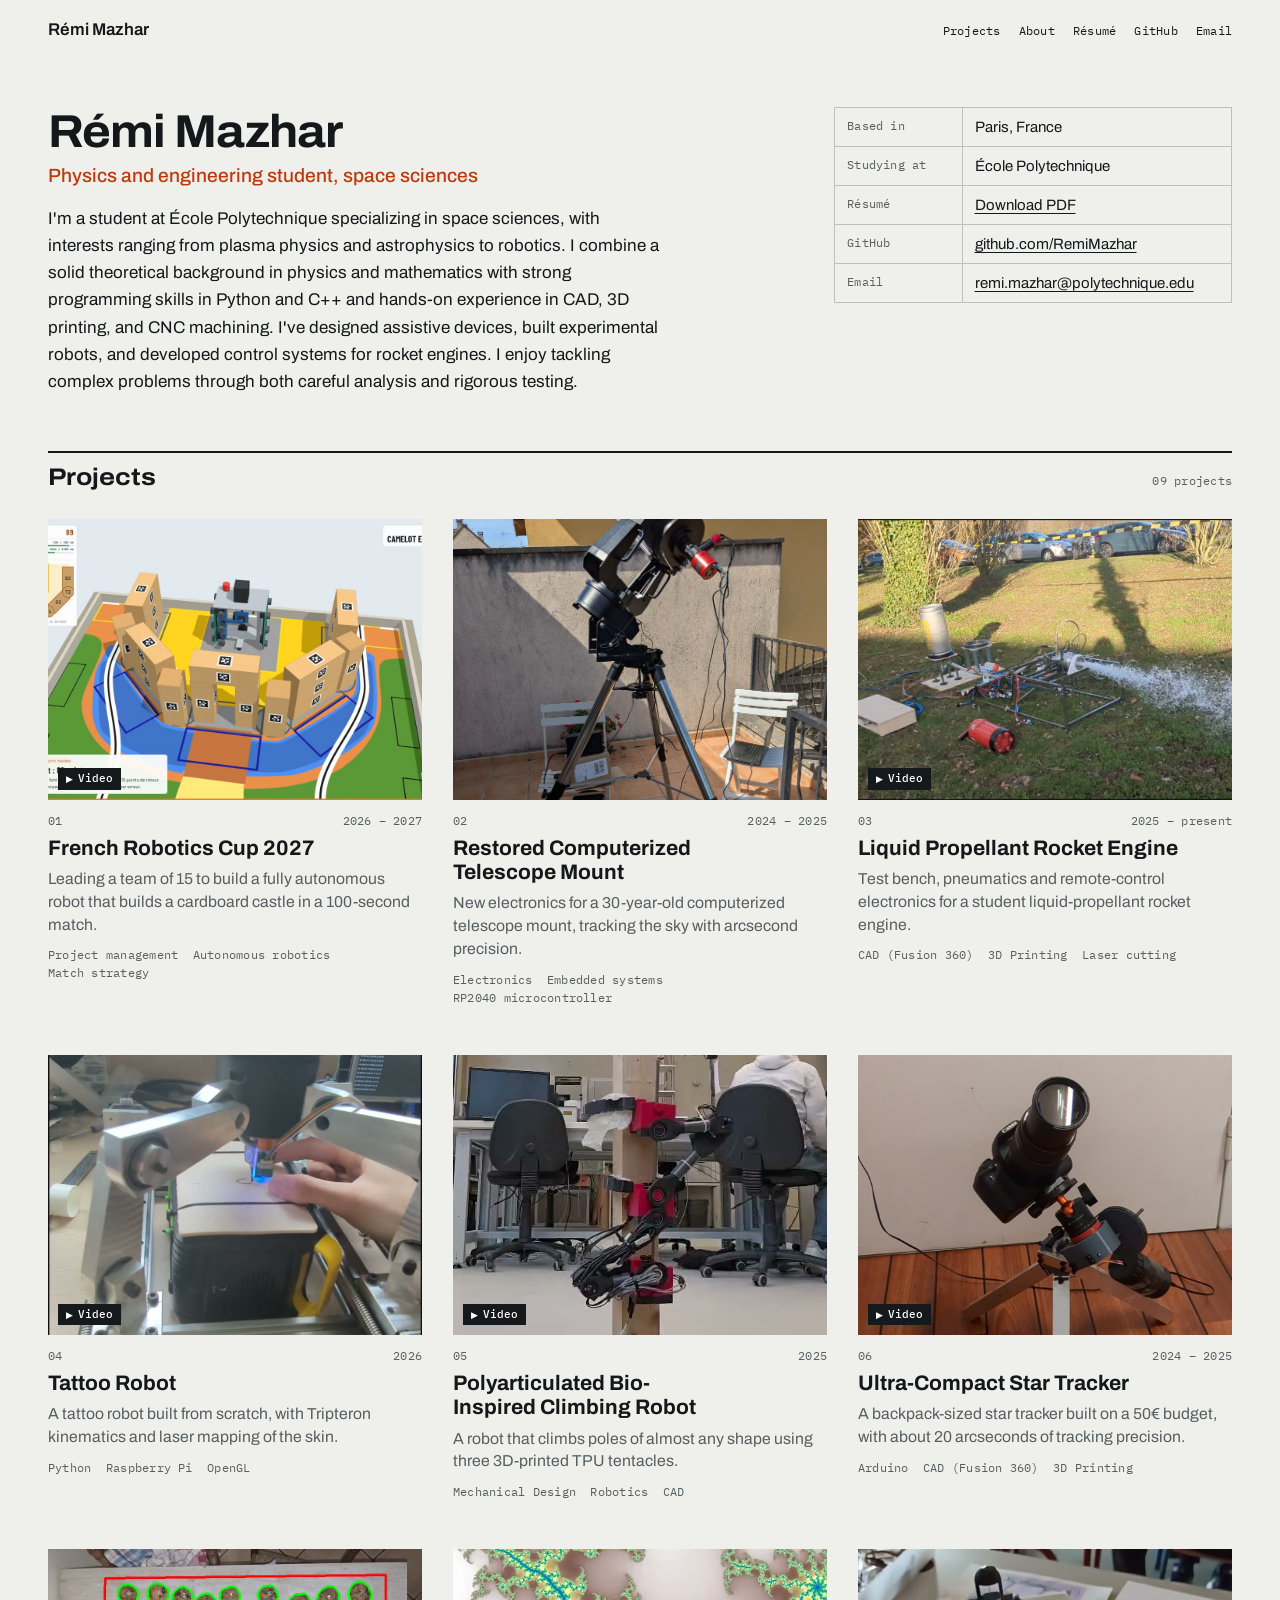
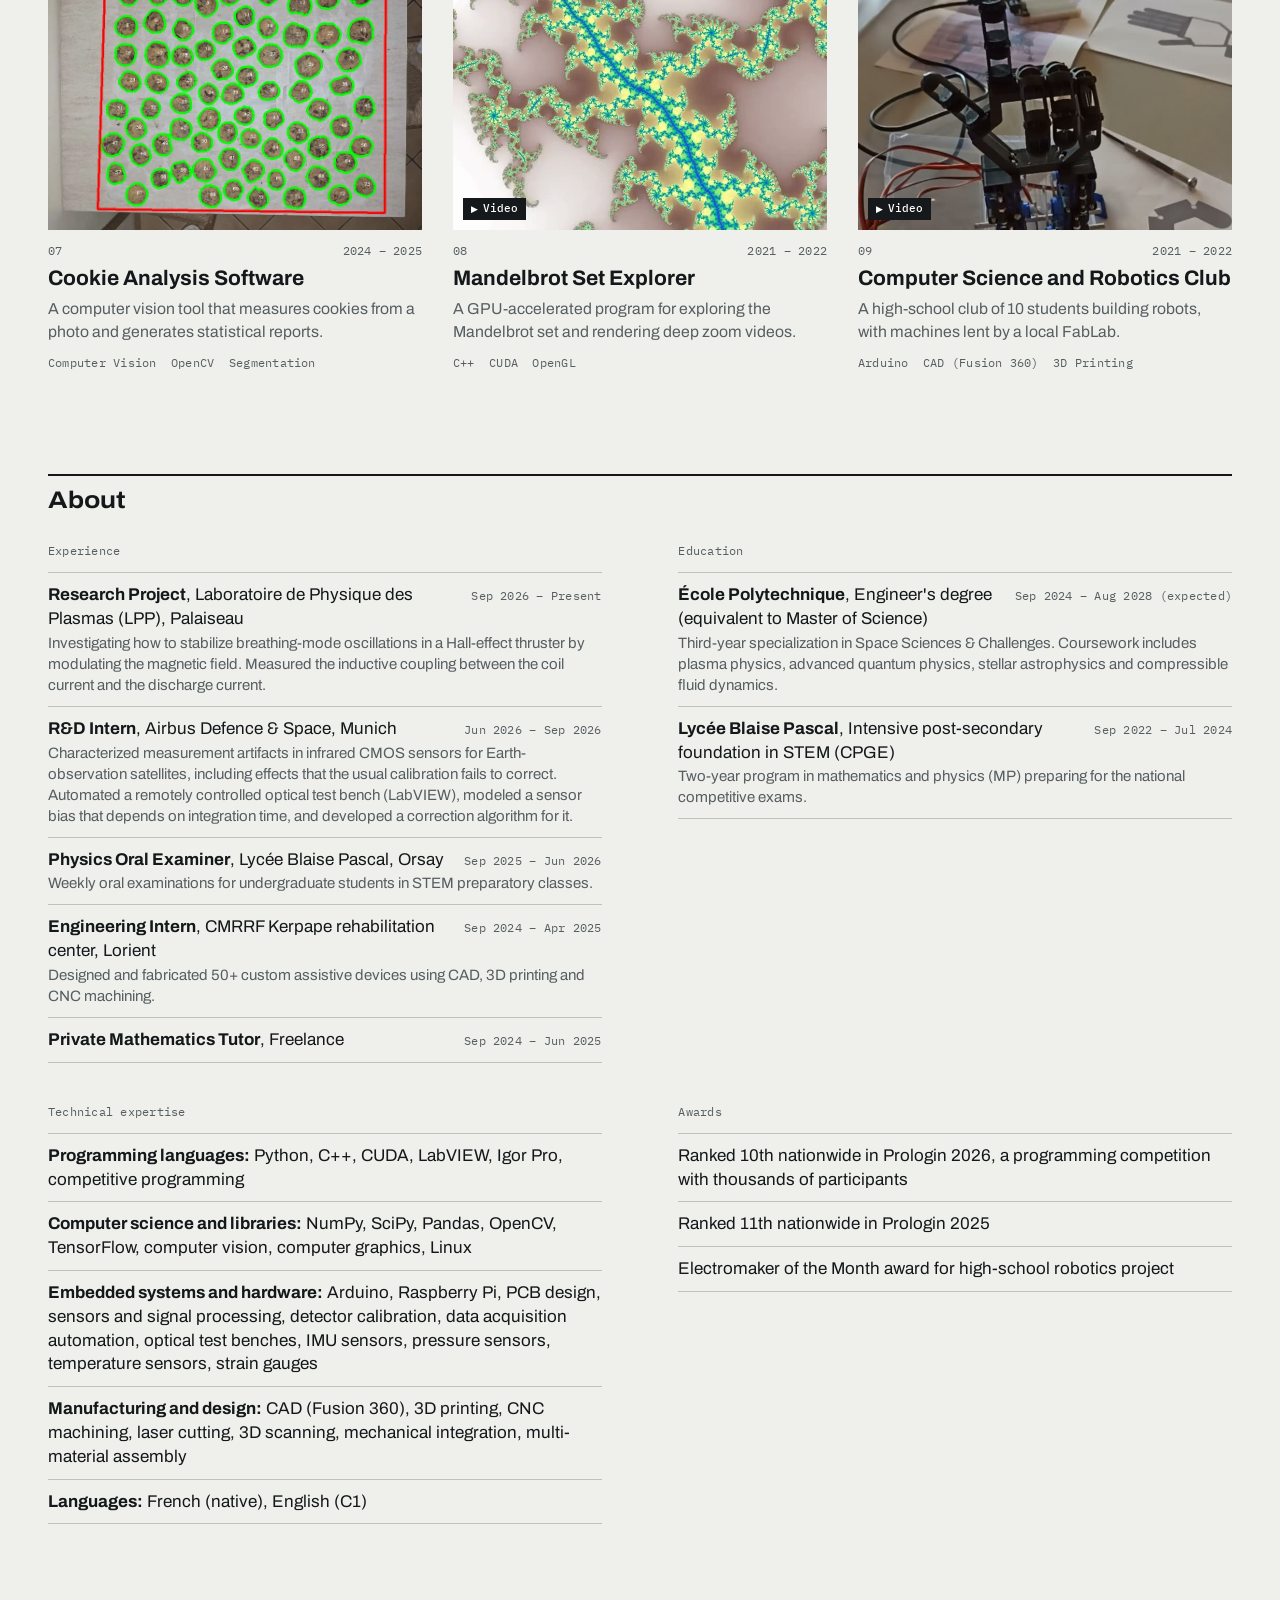
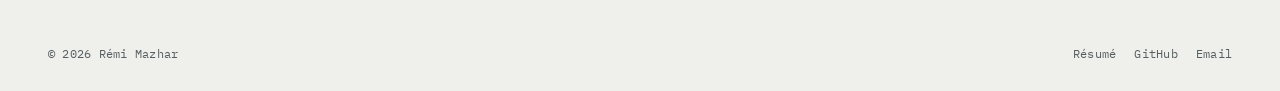
<file: index.html>
<!doctype html>
<html lang="en">
<head>
<meta charset="utf-8">
<meta name="viewport" content="width=device-width, initial-scale=1">
<title>Rémi Mazhar, Physics and engineering student, space sciences</title>
<meta name="description" content="I&#x27;m a student at École Polytechnique specializing in space sciences, with interests ranging from plasma physics and astrophysics to robotics. I combine a…">
<meta property="og:title" content="Rémi Mazhar, Physics and engineering student, space sciences">
<meta property="og:description" content="I&#x27;m a student at École Polytechnique specializing in space sciences, with interests ranging from plasma physics and astrophysics to robotics. I combine a…">
<meta property="og:type" content="website"><meta property="og:url" content="https://remimazhar.com/">
<link rel="icon" href="theme/favicon.svg" type="image/svg+xml">
<link rel="preload" href="theme/fonts/archivo-variable.woff2" as="font" type="font/woff2" crossorigin>
<link rel="stylesheet" href="theme/style.css">
<script src="theme/site.js" defer></script>
</head>
<body>
<a class="skip" href="#main">Skip to content</a>
<header class="topbar wrap">
  <a class="topbar-name" href="index.html">Rémi Mazhar</a>
  <nav aria-label="Main">
    <a href="index.html#projects">Projects</a>
    <a href="index.html#about">About</a>
    <a href="assets/resume.pdf">Résumé</a><a href="https://github.com/RemiMazhar">GitHub</a><a href="mailto:remi.mazhar@polytechnique.edu">Email</a>
  </nav>
</header>
<main id="main">
<div class="wrap">
<section class="hero">
  <div class="hero-grid">
    <div class="hero-text">
      
      <h1>Rémi Mazhar</h1>
      <p class="hero-headline">Physics and engineering student, space sciences</p>
      <p>I'm a student at École Polytechnique specializing in space sciences, with interests ranging from plasma physics and astrophysics to robotics. I combine a solid theoretical background in physics and mathematics with strong programming skills in Python and C++ and hands-on experience in CAD, 3D printing, and CNC machining. I've designed assistive devices, built experimental robots, and developed control systems for rocket engines. I enjoy tackling complex problems through both careful analysis and rigorous testing.</p>
    </div>
    <dl class="title-block"><div><dt>Based in</dt><dd>Paris, France</dd></div><div><dt>Studying at</dt><dd>École Polytechnique</dd></div><div><dt>Résumé</dt><dd><a href="assets/resume.pdf">Download PDF</a></dd></div><div><dt>GitHub</dt><dd><a href="https://github.com/RemiMazhar">github.com/RemiMazhar</a></dd></div><div><dt>Email</dt><dd><a href="mailto:remi.mazhar@polytechnique.edu">remi.mazhar@polytechnique.edu</a></dd></div></dl>
  </div>
</section>
<section id="projects" class="section">
  <div class="section-head"><h2>Projects</h2><p class="meta">09 projects</p></div>
  <ul class="cards">
<li class="card">
  <a href="projects/robotics-cup/index.html">
    <div class="card-media"><video muted loop playsinline aria-hidden="true" preload="none" poster="projects/robotics-cup/cover.jpg" src="projects/robotics-cup/cover.mp4"></video><span class="card-play">Video</span></div>
    <p class="meta"><span>01</span><span>2026 – 2027</span></p>
    <h3>French Robotics Cup 2027</h3>
    <p class="card-summary">Leading a team of 15 to build a fully autonomous robot that builds a cardboard castle in a 100-second match.</p>
    <ul class="card-skills"><li>Project management</li><li>Autonomous robotics</li><li>Match strategy</li></ul>
  </a>
</li>
<li class="card">
  <a href="projects/telescope-mount/index.html">
    <div class="card-media"><img src="projects/telescope-mount/cover.webp" alt="" loading="lazy" style="object-position:50% 25%"></div>
    <p class="meta"><span>02</span><span>2024 – 2025</span></p>
    <h3>Restored Computerized Telescope Mount</h3>
    <p class="card-summary">New electronics for a 30-year-old computerized telescope mount, tracking the sky with arcsecond precision.</p>
    <ul class="card-skills"><li>Electronics</li><li>Embedded systems</li><li>RP2040 microcontroller</li></ul>
  </a>
</li>
<li class="card">
  <a href="projects/rocket-engine/index.html">
    <div class="card-media"><video muted loop playsinline aria-hidden="true" preload="none" poster="projects/rocket-engine/cover.jpg" src="projects/rocket-engine/cover.mp4"></video><span class="card-play">Video</span></div>
    <p class="meta"><span>03</span><span>2025 – present</span></p>
    <h3>Liquid Propellant Rocket Engine</h3>
    <p class="card-summary">Test bench, pneumatics and remote-control electronics for a student liquid-propellant rocket engine.</p>
    <ul class="card-skills"><li>CAD (Fusion 360)</li><li>3D Printing</li><li>Laser cutting</li></ul>
  </a>
</li>
<li class="card">
  <a href="projects/tattoo-robot/index.html">
    <div class="card-media"><video muted loop playsinline aria-hidden="true" style="object-position:50% 45%" preload="none" poster="projects/tattoo-robot/cover.jpg" src="projects/tattoo-robot/cover.mp4"></video><span class="card-play">Video</span></div>
    <p class="meta"><span>04</span><span>2026</span></p>
    <h3>Tattoo Robot</h3>
    <p class="card-summary">A tattoo robot built from scratch, with Tripteron kinematics and laser mapping of the skin.</p>
    <ul class="card-skills"><li>Python</li><li>Raspberry Pi</li><li>OpenGL</li></ul>
  </a>
</li>
<li class="card">
  <a href="projects/climbing-robot/index.html">
    <div class="card-media"><video muted loop playsinline aria-hidden="true" style="object-position:50% 70%" preload="none" poster="projects/climbing-robot/cover.jpg" src="projects/climbing-robot/cover.mp4"></video><span class="card-play">Video</span></div>
    <p class="meta"><span>05</span><span>2025</span></p>
    <h3>Polyarticulated Bio-Inspired Climbing Robot</h3>
    <p class="card-summary">A robot that climbs poles of almost any shape using three 3D-printed TPU tentacles.</p>
    <ul class="card-skills"><li>Mechanical Design</li><li>Robotics</li><li>CAD</li></ul>
  </a>
</li>
<li class="card">
  <a href="projects/star-tracker/index.html">
    <div class="card-media"><video muted loop playsinline aria-hidden="true" style="object-position:50% 40%" preload="none" poster="projects/star-tracker/cover.jpg" src="projects/star-tracker/cover.mp4"></video><span class="card-play">Video</span></div>
    <p class="meta"><span>06</span><span>2024 – 2025</span></p>
    <h3>Ultra-Compact Star Tracker</h3>
    <p class="card-summary">A backpack-sized star tracker built on a 50€ budget, with about 20 arcseconds of tracking precision.</p>
    <ul class="card-skills"><li>Arduino</li><li>CAD (Fusion 360)</li><li>3D Printing</li></ul>
  </a>
</li>
<li class="card">
  <a href="projects/cookie-analysis/index.html">
    <div class="card-media"><img src="projects/cookie-analysis/cover.webp" alt="" loading="lazy"></div>
    <p class="meta"><span>07</span><span>2024 – 2025</span></p>
    <h3>Cookie Analysis Software</h3>
    <p class="card-summary">A computer vision tool that measures cookies from a photo and generates statistical reports.</p>
    <ul class="card-skills"><li>Computer Vision</li><li>OpenCV</li><li>Segmentation</li></ul>
  </a>
</li>
<li class="card">
  <a href="projects/mandelbrot-explorer/index.html">
    <div class="card-media"><video muted loop playsinline aria-hidden="true" preload="none" poster="projects/mandelbrot-explorer/cover.jpg" src="projects/mandelbrot-explorer/cover.mp4"></video><span class="card-play">Video</span></div>
    <p class="meta"><span>08</span><span>2021 – 2022</span></p>
    <h3>Mandelbrot Set Explorer</h3>
    <p class="card-summary">A GPU-accelerated program for exploring the Mandelbrot set and rendering deep zoom videos.</p>
    <ul class="card-skills"><li>C++</li><li>CUDA</li><li>OpenGL</li></ul>
  </a>
</li>
<li class="card">
  <a href="projects/robotics-club/index.html">
    <div class="card-media"><video muted loop playsinline aria-hidden="true" style="object-position:50% 35%" preload="none" poster="projects/robotics-club/cover.jpg" src="projects/robotics-club/cover.mp4"></video><span class="card-play">Video</span></div>
    <p class="meta"><span>09</span><span>2021 – 2022</span></p>
    <h3>Computer Science and Robotics Club</h3>
    <p class="card-summary">A high-school club of 10 students building robots, with machines lent by a local FabLab.</p>
    <ul class="card-skills"><li>Arduino</li><li>CAD (Fusion 360)</li><li>3D Printing</li></ul>
  </a>
</li>
  </ul>
</section>
<section id="about" class="section">
  <div class="section-head"><h2>About</h2></div>
  <div class="about"><section class="about-block"><h3>Experience</h3><ul><li class="row"><span class="row-main"><strong>Research Project</strong>, Laboratoire de Physique des Plasmas (LPP), Palaiseau</span><span class="row-side">Sep 2026 – Present</span><span class="row-detail">Investigating how to stabilize breathing-mode oscillations in a Hall-effect thruster by modulating the magnetic field. Measured the inductive coupling between the coil current and the discharge current.</span></li><li class="row"><span class="row-main"><strong>R&amp;D Intern</strong>, Airbus Defence &amp; Space, Munich</span><span class="row-side">Jun 2026 – Sep 2026</span><span class="row-detail">Characterized measurement artifacts in infrared CMOS sensors for Earth-observation satellites, including effects that the usual calibration fails to correct. Automated a remotely controlled optical test bench (LabVIEW), modeled a sensor bias that depends on integration time, and developed a correction algorithm for it.</span></li><li class="row"><span class="row-main"><strong>Physics Oral Examiner</strong>, Lycée Blaise Pascal, Orsay</span><span class="row-side">Sep 2025 – Jun 2026</span><span class="row-detail">Weekly oral examinations for undergraduate students in STEM preparatory classes.</span></li><li class="row"><span class="row-main"><strong>Engineering Intern</strong>, CMRRF Kerpape rehabilitation center, Lorient</span><span class="row-side">Sep 2024 – Apr 2025</span><span class="row-detail">Designed and fabricated 50+ custom assistive devices using CAD, 3D printing and CNC machining.</span></li><li class="row"><span class="row-main"><strong>Private Mathematics Tutor</strong>, Freelance</span><span class="row-side">Sep 2024 – Jun 2025</span></li></ul></section>
<section class="about-block"><h3>Education</h3><ul><li class="row"><span class="row-main"><strong>École Polytechnique</strong>, Engineer's degree (equivalent to Master of Science)</span><span class="row-side">Sep 2024 – Aug 2028 (expected)</span><span class="row-detail">Third-year specialization in Space Sciences &amp; Challenges. Coursework includes plasma physics, advanced quantum physics, stellar astrophysics and compressible fluid dynamics.</span></li><li class="row"><span class="row-main"><strong>Lycée Blaise Pascal</strong>, Intensive post-secondary foundation in STEM (CPGE)</span><span class="row-side">Sep 2022 – Jul 2024</span><span class="row-detail">Two-year program in mathematics and physics (MP) preparing for the national competitive exams.</span></li></ul></section>
<section class="about-block"><h3>Technical expertise</h3><ul><li><strong>Programming languages:</strong> Python, C++, CUDA, LabVIEW, Igor Pro, competitive programming</li><li><strong>Computer science and libraries:</strong> NumPy, SciPy, Pandas, OpenCV, TensorFlow, computer vision, computer graphics, Linux</li><li><strong>Embedded systems and hardware:</strong> Arduino, Raspberry Pi, PCB design, sensors and signal processing, detector calibration, data acquisition automation, optical test benches, IMU sensors, pressure sensors, temperature sensors, strain gauges</li><li><strong>Manufacturing and design:</strong> CAD (Fusion 360), 3D printing, CNC machining, laser cutting, 3D scanning, mechanical integration, multi-material assembly</li><li><strong>Languages:</strong> French (native), English (C1)</li></ul></section>
<section class="about-block"><h3>Awards</h3><ul><li>Ranked 10th nationwide in Prologin 2026, a programming competition with thousands of participants</li><li>Ranked 11th nationwide in Prologin 2025</li><li>Electromaker of the Month award for high-school robotics project</li></ul></section></div>
</section>
</div>
</main>
<footer class="footer wrap">
  <span>© 2026 Rémi Mazhar</span>
  <span class="footer-links"><a href="assets/resume.pdf">Résumé</a><a href="https://github.com/RemiMazhar">GitHub</a><a href="mailto:remi.mazhar@polytechnique.edu">Email</a></span>
</footer>
</body>
</html>
</file>
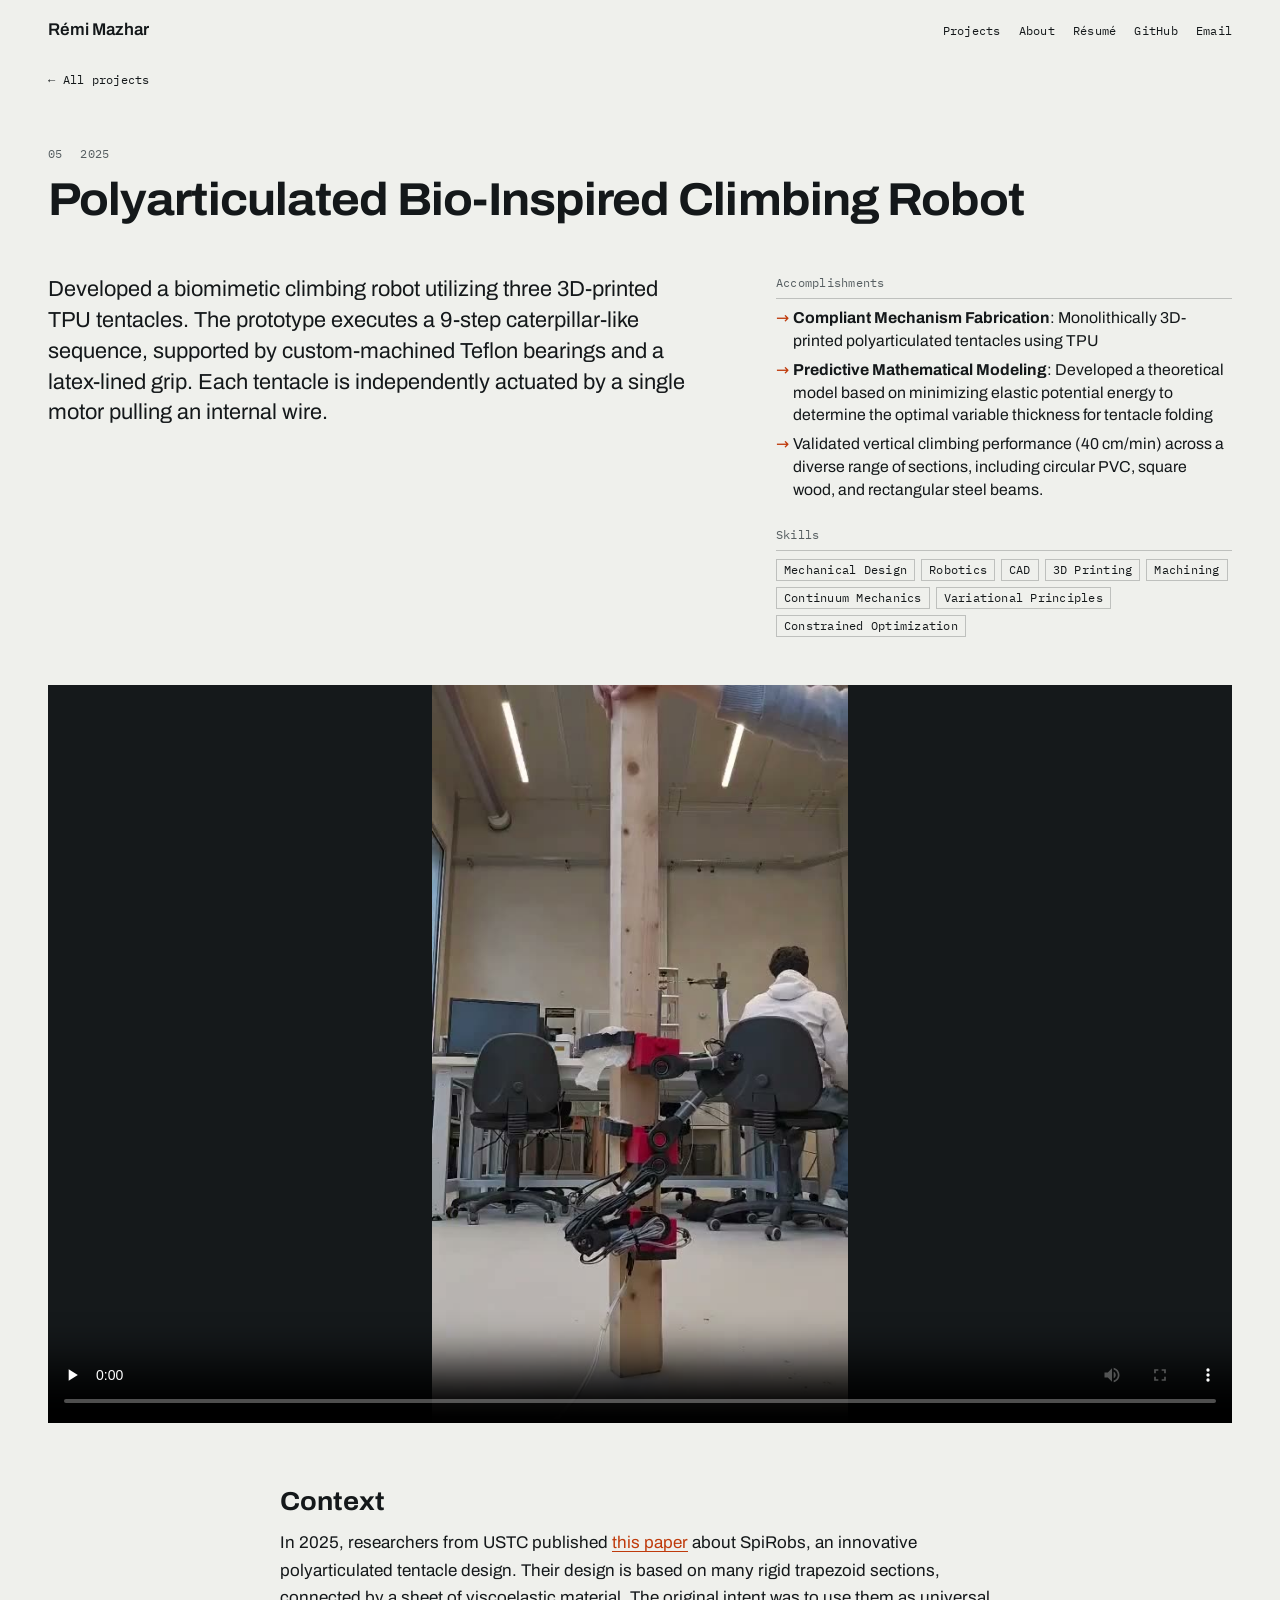
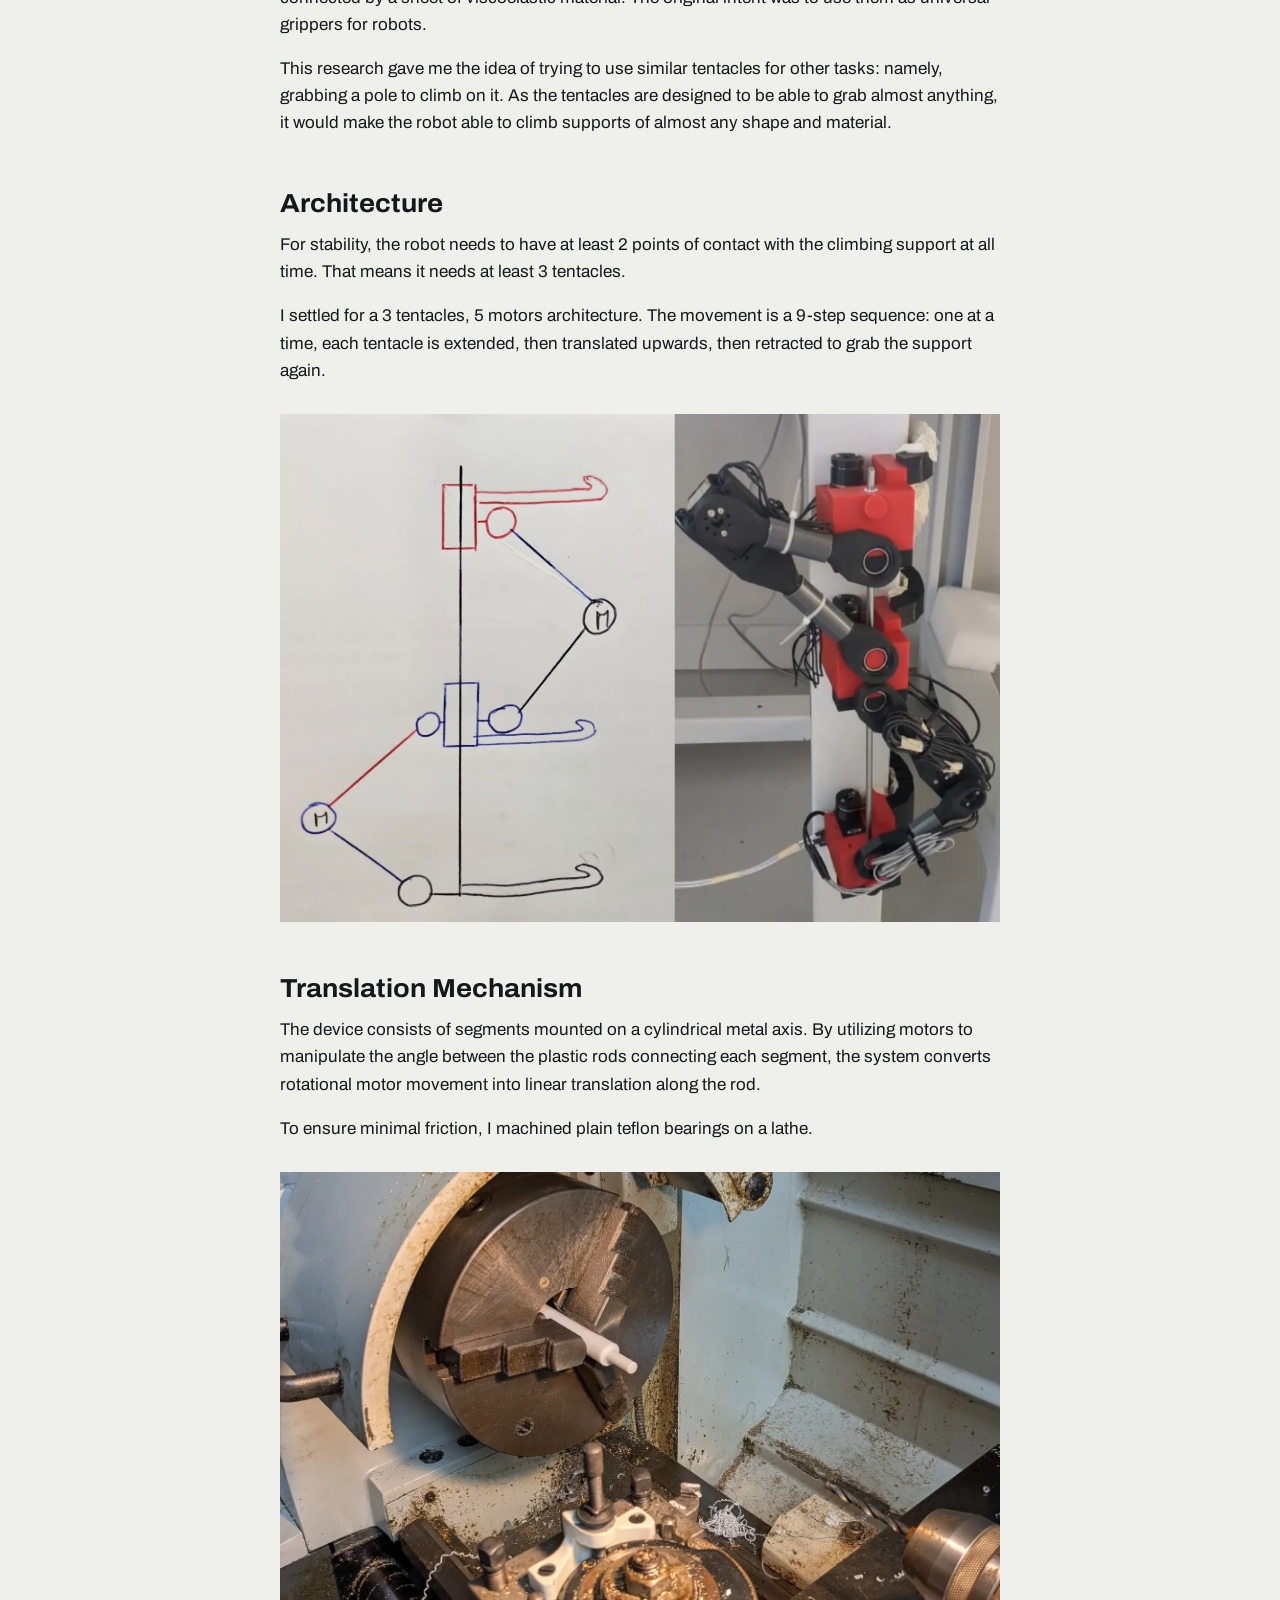
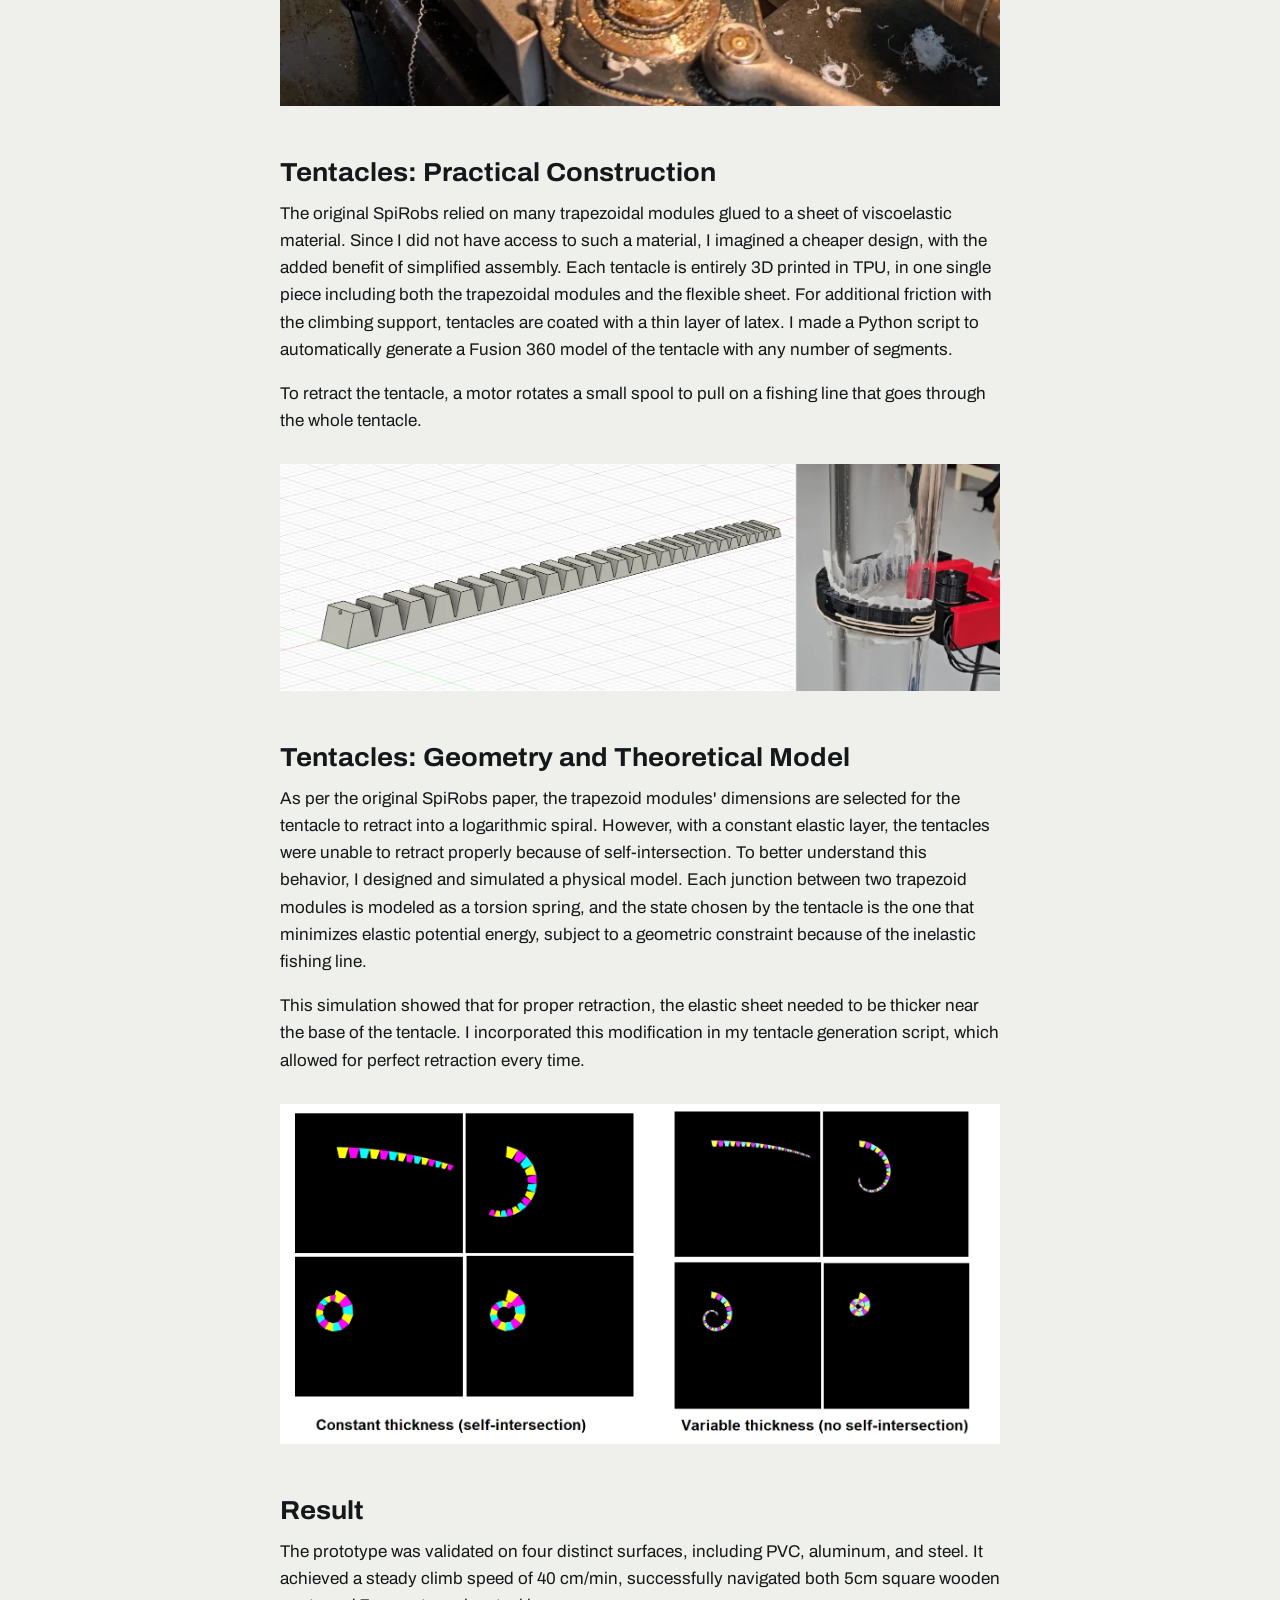
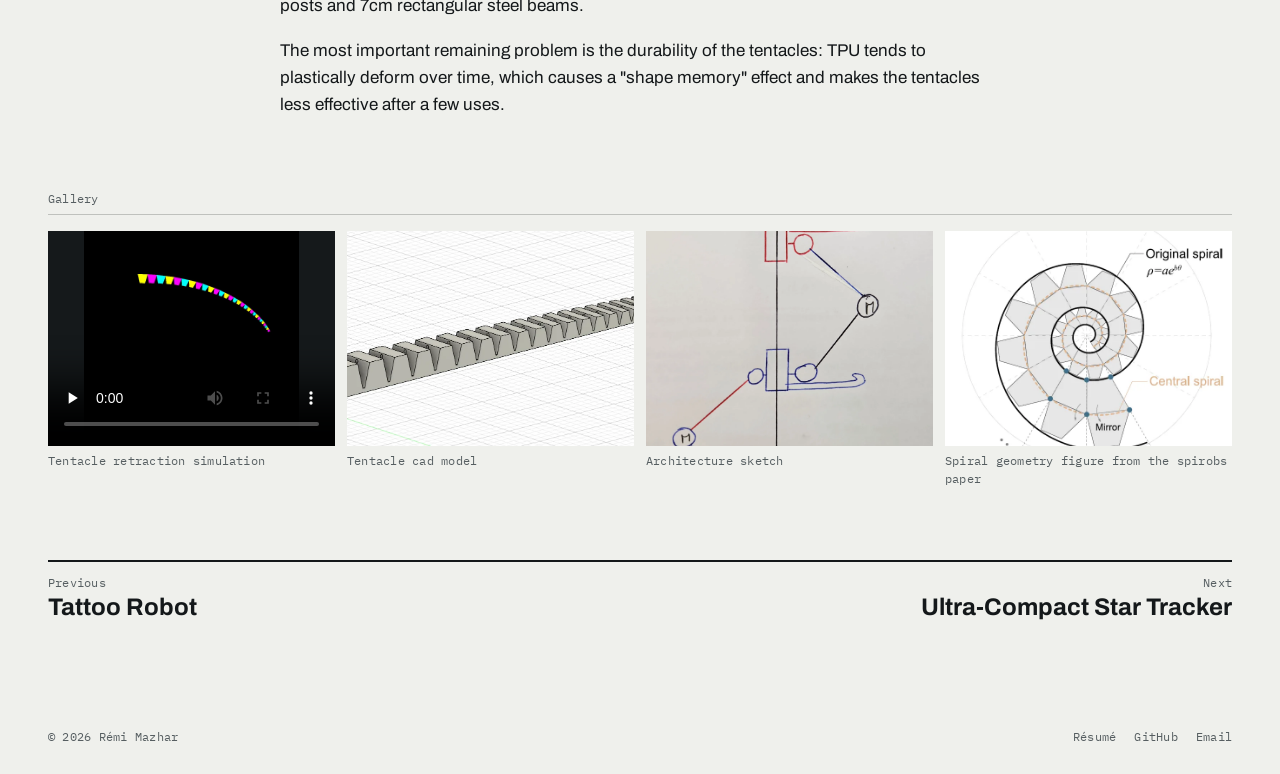
<file: projects/climbing-robot/index.html>
<!doctype html>
<html lang="en">
<head>
<meta charset="utf-8">
<meta name="viewport" content="width=device-width, initial-scale=1">
<title>Polyarticulated Bio-Inspired Climbing Robot · Rémi Mazhar</title>
<meta name="description" content="A robot that climbs poles of almost any shape using three 3D-printed TPU tentacles.">
<meta property="og:title" content="Polyarticulated Bio-Inspired Climbing Robot · Rémi Mazhar">
<meta property="og:description" content="A robot that climbs poles of almost any shape using three 3D-printed TPU tentacles.">
<meta property="og:type" content="website"><meta property="og:url" content="https://remimazhar.com/projects/climbing-robot/"><meta property="og:image" content="https://remimazhar.com/projects/climbing-robot/cover.jpg">
<link rel="icon" href="../../theme/favicon.svg" type="image/svg+xml">
<link rel="preload" href="../../theme/fonts/archivo-variable.woff2" as="font" type="font/woff2" crossorigin>
<link rel="stylesheet" href="../../theme/style.css">
<script src="../../theme/site.js" defer></script>
</head>
<body>
<a class="skip" href="#main">Skip to content</a>
<header class="topbar wrap">
  <a class="topbar-name" href="../../index.html">Rémi Mazhar</a>
  <nav aria-label="Main">
    <a href="../../index.html#projects">Projects</a>
    <a href="../../index.html#about">About</a>
    <a href="../../assets/resume.pdf">Résumé</a><a href="https://github.com/RemiMazhar">GitHub</a><a href="mailto:remi.mazhar@polytechnique.edu">Email</a>
  </nav>
</header>
<main id="main">
<div class="wrap project">
  <p class="back"><a href="../../index.html#projects">← All projects</a></p>
  <header class="project-head">
    <p class="meta"><span>05</span><span>2025</span></p>
    <h1>Polyarticulated Bio-Inspired Climbing Robot</h1>
  </header>
  <div class="project-summary">
    <div class="lead"><p>Developed a biomimetic climbing robot utilizing three 3D-printed TPU tentacles. The prototype executes a 9-step caterpillar-like sequence, supported by custom-machined Teflon bearings and a latex-lined grip. Each tentacle is independently actuated by a single motor pulling an internal wire.</p></div>
    <div class="project-side"><section><h2>Accomplishments</h2><ul><li><strong>Compliant Mechanism Fabrication</strong>: Monolithically 3D-printed polyarticulated tentacles using TPU</li><li><strong>Predictive Mathematical Modeling</strong>: Developed a theoretical model based on minimizing elastic potential energy to determine the optimal variable thickness for tentacle folding</li><li>Validated vertical climbing performance (40 cm/min) across a diverse range of sections, including circular PVC, square wood, and rectangular steel beams.</li></ul></section><section><h2>Skills</h2><ul class="tags"><li>Mechanical Design</li><li>Robotics</li><li>CAD</li><li>3D Printing</li><li>Machining</li><li>Continuum Mechanics</li><li>Variational Principles</li><li>Constrained Optimization</li></ul></section></div>
  </div>
  <div class="project-hero"><video controls playsinline preload="none" poster="cover.jpg" src="cover.mp4"></video></div>
  <article class="prose"><h2>Context</h2>
<p>In 2025, researchers from USTC published <a href="https://doi.org/10.1016/j.device.2024.100646">this paper</a> about SpiRobs, an innovative polyarticulated tentacle design. Their design is based on many rigid trapezoid sections, connected by a sheet of viscoelastic material. The original intent was to use them as universal grippers for robots.</p>
<p>This research gave me the idea of trying to use similar tentacles for other tasks: namely, grabbing a pole to climb on it. As the tentacles are designed to be able to grab almost anything, it would make the robot able to climb supports of almost any shape and material.</p>
<h2>Architecture</h2>
<p>For stability, the robot needs to have at least 2 points of contact with the climbing support at all time. That means it needs at least 3 tentacles.</p>
<p>I settled for a 3 tentacles, 5 motors architecture. The movement is a 9-step sequence: one at a time, each tentacle is extended, then translated upwards, then retracted to grab the support again.</p>
<figure><a class="zoom" href="architecture.webp" data-caption="Sketch of the three-tentacle, five-motor architecture next to the built robot"><img src="architecture.webp" alt="Sketch of the three-tentacle, five-motor architecture next to the built robot" loading="lazy"></a></figure>
<h2>Translation Mechanism</h2>
<p>The device consists of segments mounted on a cylindrical metal axis. By utilizing motors to manipulate the angle between the plastic rods connecting each segment, the system converts rotational motor movement into linear translation along the rod.</p>
<p>To ensure minimal friction, I machined plain teflon bearings on a lathe.</p>
<figure><a class="zoom" href="machining-teflon-bearing.webp" data-caption="Machining a Teflon bearing on a lathe"><img src="machining-teflon-bearing.webp" alt="Machining a Teflon bearing on a lathe" loading="lazy"></a></figure>
<h2>Tentacles: Practical Construction</h2>
<p>The original SpiRobs relied on many trapezoidal modules glued to a sheet of viscoelastic material. Since I did not have access to such a material, I imagined a cheaper design, with the added benefit of simplified assembly. Each tentacle is entirely 3D printed in TPU, in one single piece including both the trapezoidal modules and the flexible sheet. For additional friction with the climbing support, tentacles are coated with a thin layer of latex. I made a Python script to automatically generate a Fusion 360 model of the tentacle with any number of segments.</p>
<p>To retract the tentacle, a motor rotates a small spool to pull on a fishing line that goes through the whole tentacle.</p>
<figure><a class="zoom" href="tentacle-design.webp" data-caption="CAD model of a tentacle next to the printed part on the robot"><img src="tentacle-design.webp" alt="CAD model of a tentacle next to the printed part on the robot" loading="lazy"></a></figure>
<h2>Tentacles: Geometry and Theoretical Model</h2>
<p>As per the original SpiRobs paper, the trapezoid modules' dimensions are selected for the tentacle to retract into a logarithmic spiral. However, with a constant elastic layer, the tentacles were unable to retract properly because of self-intersection. To better understand this behavior, I designed and simulated a physical model. Each junction between two trapezoid modules is modeled as a torsion spring, and the state chosen by the tentacle is the one that minimizes elastic potential energy, subject to a geometric constraint because of the inelastic fishing line.</p>
<p>This simulation showed that for proper retraction, the elastic sheet needed to be thicker near the base of the tentacle. I incorporated this modification in my tentacle generation script, which allowed for perfect retraction every time.</p>
<figure><a class="zoom" href="retraction-simulation.webp" data-caption="Simulation results: constant thickness self-intersects, variable thickness does not"><img src="retraction-simulation.webp" alt="Simulation results: constant thickness self-intersects, variable thickness does not" loading="lazy"></a></figure>
<h2>Result</h2>
<p>The prototype was validated on four distinct surfaces, including PVC, aluminum, and steel. It achieved a steady climb speed of 40 cm/min, successfully navigated both 5cm square wooden posts and 7cm rectangular steel beams.</p>
<p>The most important remaining problem is the durability of the tentacles: TPU tends to plastically deform over time, which causes a "shape memory" effect and makes the tentacles less effective after a few uses.</p></article>
  <section class="gallery"><h2>Gallery</h2><div class="gallery-grid"><figure><div class="tile tile-video"><video controls playsinline aria-label="Tentacle retraction simulation" preload="none" poster="gallery/01-tentacle-retraction-simulation.jpg" src="gallery/01-tentacle-retraction-simulation.mp4"></video></div><figcaption>Tentacle retraction simulation</figcaption></figure><figure><a class="tile zoom" href="gallery/02-tentacle-cad-model.webp" data-caption="Tentacle cad model"><img src="gallery/02-tentacle-cad-model.webp" alt="Tentacle cad model" loading="lazy"></a><figcaption>Tentacle cad model</figcaption></figure><figure><a class="tile zoom" href="gallery/03-architecture-sketch.webp" data-caption="Architecture sketch"><img src="gallery/03-architecture-sketch.webp" alt="Architecture sketch" loading="lazy"></a><figcaption>Architecture sketch</figcaption></figure><figure><a class="tile zoom" href="gallery/04-spiral-geometry-figure-from-the-spirobs-paper.webp" data-caption="Spiral geometry figure from the spirobs paper"><img src="gallery/04-spiral-geometry-figure-from-the-spirobs-paper.webp" alt="Spiral geometry figure from the spirobs paper" loading="lazy"></a><figcaption>Spiral geometry figure from the spirobs paper</figcaption></figure></div></section>
  <nav class="pager" aria-label="More projects">
    <a class="pager-prev" href="../tattoo-robot/index.html"><span class="meta">Previous</span><span class="pager-title">Tattoo Robot</span></a>
    <a class="pager-next" href="../star-tracker/index.html"><span class="meta">Next</span><span class="pager-title">Ultra-Compact Star Tracker</span></a>
  </nav>
</div>
</main>
<footer class="footer wrap">
  <span>© 2026 Rémi Mazhar</span>
  <span class="footer-links"><a href="../../assets/resume.pdf">Résumé</a><a href="https://github.com/RemiMazhar">GitHub</a><a href="mailto:remi.mazhar@polytechnique.edu">Email</a></span>
</footer>
</body>
</html>
</file>
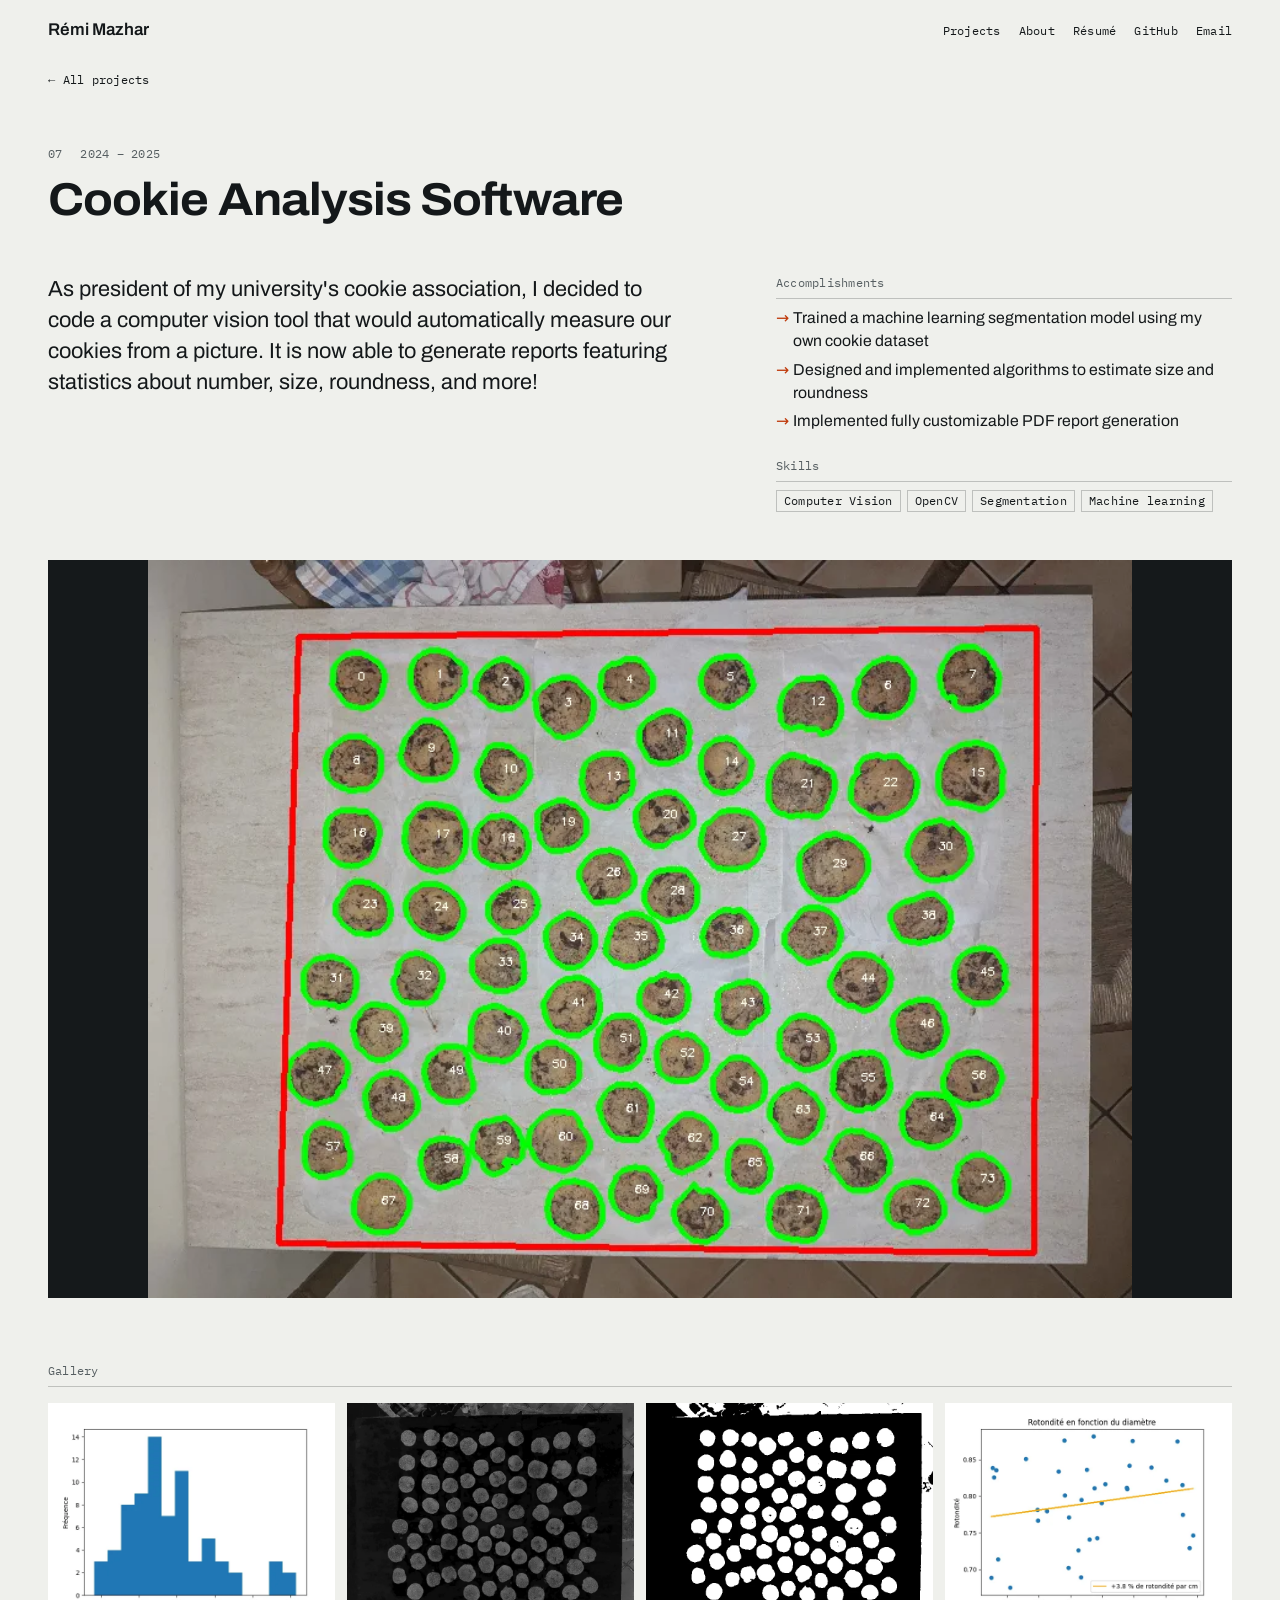
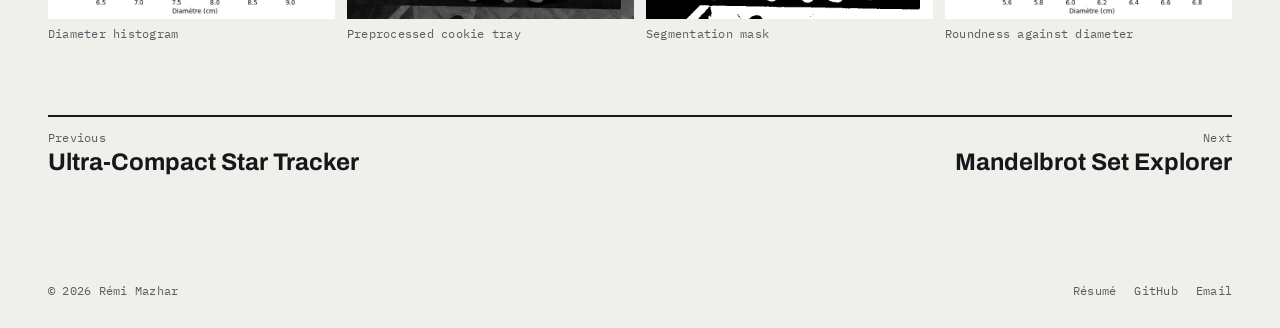
<file: projects/cookie-analysis/index.html>
<!doctype html>
<html lang="en">
<head>
<meta charset="utf-8">
<meta name="viewport" content="width=device-width, initial-scale=1">
<title>Cookie Analysis Software · Rémi Mazhar</title>
<meta name="description" content="A computer vision tool that measures cookies from a photo and generates statistical reports.">
<meta property="og:title" content="Cookie Analysis Software · Rémi Mazhar">
<meta property="og:description" content="A computer vision tool that measures cookies from a photo and generates statistical reports.">
<meta property="og:type" content="website"><meta property="og:url" content="https://remimazhar.com/projects/cookie-analysis/"><meta property="og:image" content="https://remimazhar.com/projects/cookie-analysis/cover.webp">
<link rel="icon" href="../../theme/favicon.svg" type="image/svg+xml">
<link rel="preload" href="../../theme/fonts/archivo-variable.woff2" as="font" type="font/woff2" crossorigin>
<link rel="stylesheet" href="../../theme/style.css">
<script src="../../theme/site.js" defer></script>
</head>
<body>
<a class="skip" href="#main">Skip to content</a>
<header class="topbar wrap">
  <a class="topbar-name" href="../../index.html">Rémi Mazhar</a>
  <nav aria-label="Main">
    <a href="../../index.html#projects">Projects</a>
    <a href="../../index.html#about">About</a>
    <a href="../../assets/resume.pdf">Résumé</a><a href="https://github.com/RemiMazhar">GitHub</a><a href="mailto:remi.mazhar@polytechnique.edu">Email</a>
  </nav>
</header>
<main id="main">
<div class="wrap project">
  <p class="back"><a href="../../index.html#projects">← All projects</a></p>
  <header class="project-head">
    <p class="meta"><span>07</span><span>2024 – 2025</span></p>
    <h1>Cookie Analysis Software</h1>
  </header>
  <div class="project-summary">
    <div class="lead"><p>As president of my university's cookie association, I decided to code a computer vision tool that would automatically measure our cookies from a picture. It is now able to generate reports featuring statistics about number, size, roundness, and more!</p></div>
    <div class="project-side"><section><h2>Accomplishments</h2><ul><li>Trained a machine learning segmentation model using my own cookie dataset</li><li>Designed and implemented algorithms to estimate size and roundness</li><li>Implemented fully customizable PDF report generation</li></ul></section><section><h2>Skills</h2><ul class="tags"><li>Computer Vision</li><li>OpenCV</li><li>Segmentation</li><li>Machine learning</li></ul></section></div>
  </div>
  <div class="project-hero"><a class="zoom" href="cover.webp" data-caption="Cookie Analysis Software"><img src="cover.webp" alt="Cookie Analysis Software"></a></div>
  
  <section class="gallery"><h2>Gallery</h2><div class="gallery-grid"><figure><a class="tile zoom" href="gallery/01-diameter-histogram.webp" data-caption="Diameter histogram"><img src="gallery/01-diameter-histogram.webp" alt="Diameter histogram" loading="lazy"></a><figcaption>Diameter histogram</figcaption></figure><figure><a class="tile zoom" href="gallery/02-preprocessed-cookie-tray.webp" data-caption="Preprocessed cookie tray"><img src="gallery/02-preprocessed-cookie-tray.webp" alt="Preprocessed cookie tray" loading="lazy"></a><figcaption>Preprocessed cookie tray</figcaption></figure><figure><a class="tile zoom" href="gallery/03-segmentation-mask.webp" data-caption="Segmentation mask"><img src="gallery/03-segmentation-mask.webp" alt="Segmentation mask" loading="lazy"></a><figcaption>Segmentation mask</figcaption></figure><figure><a class="tile zoom" href="gallery/04-roundness-against-diameter.webp" data-caption="Roundness against diameter"><img src="gallery/04-roundness-against-diameter.webp" alt="Roundness against diameter" loading="lazy"></a><figcaption>Roundness against diameter</figcaption></figure></div></section>
  <nav class="pager" aria-label="More projects">
    <a class="pager-prev" href="../star-tracker/index.html"><span class="meta">Previous</span><span class="pager-title">Ultra-Compact Star Tracker</span></a>
    <a class="pager-next" href="../mandelbrot-explorer/index.html"><span class="meta">Next</span><span class="pager-title">Mandelbrot Set Explorer</span></a>
  </nav>
</div>
</main>
<footer class="footer wrap">
  <span>© 2026 Rémi Mazhar</span>
  <span class="footer-links"><a href="../../assets/resume.pdf">Résumé</a><a href="https://github.com/RemiMazhar">GitHub</a><a href="mailto:remi.mazhar@polytechnique.edu">Email</a></span>
</footer>
</body>
</html>
</file>
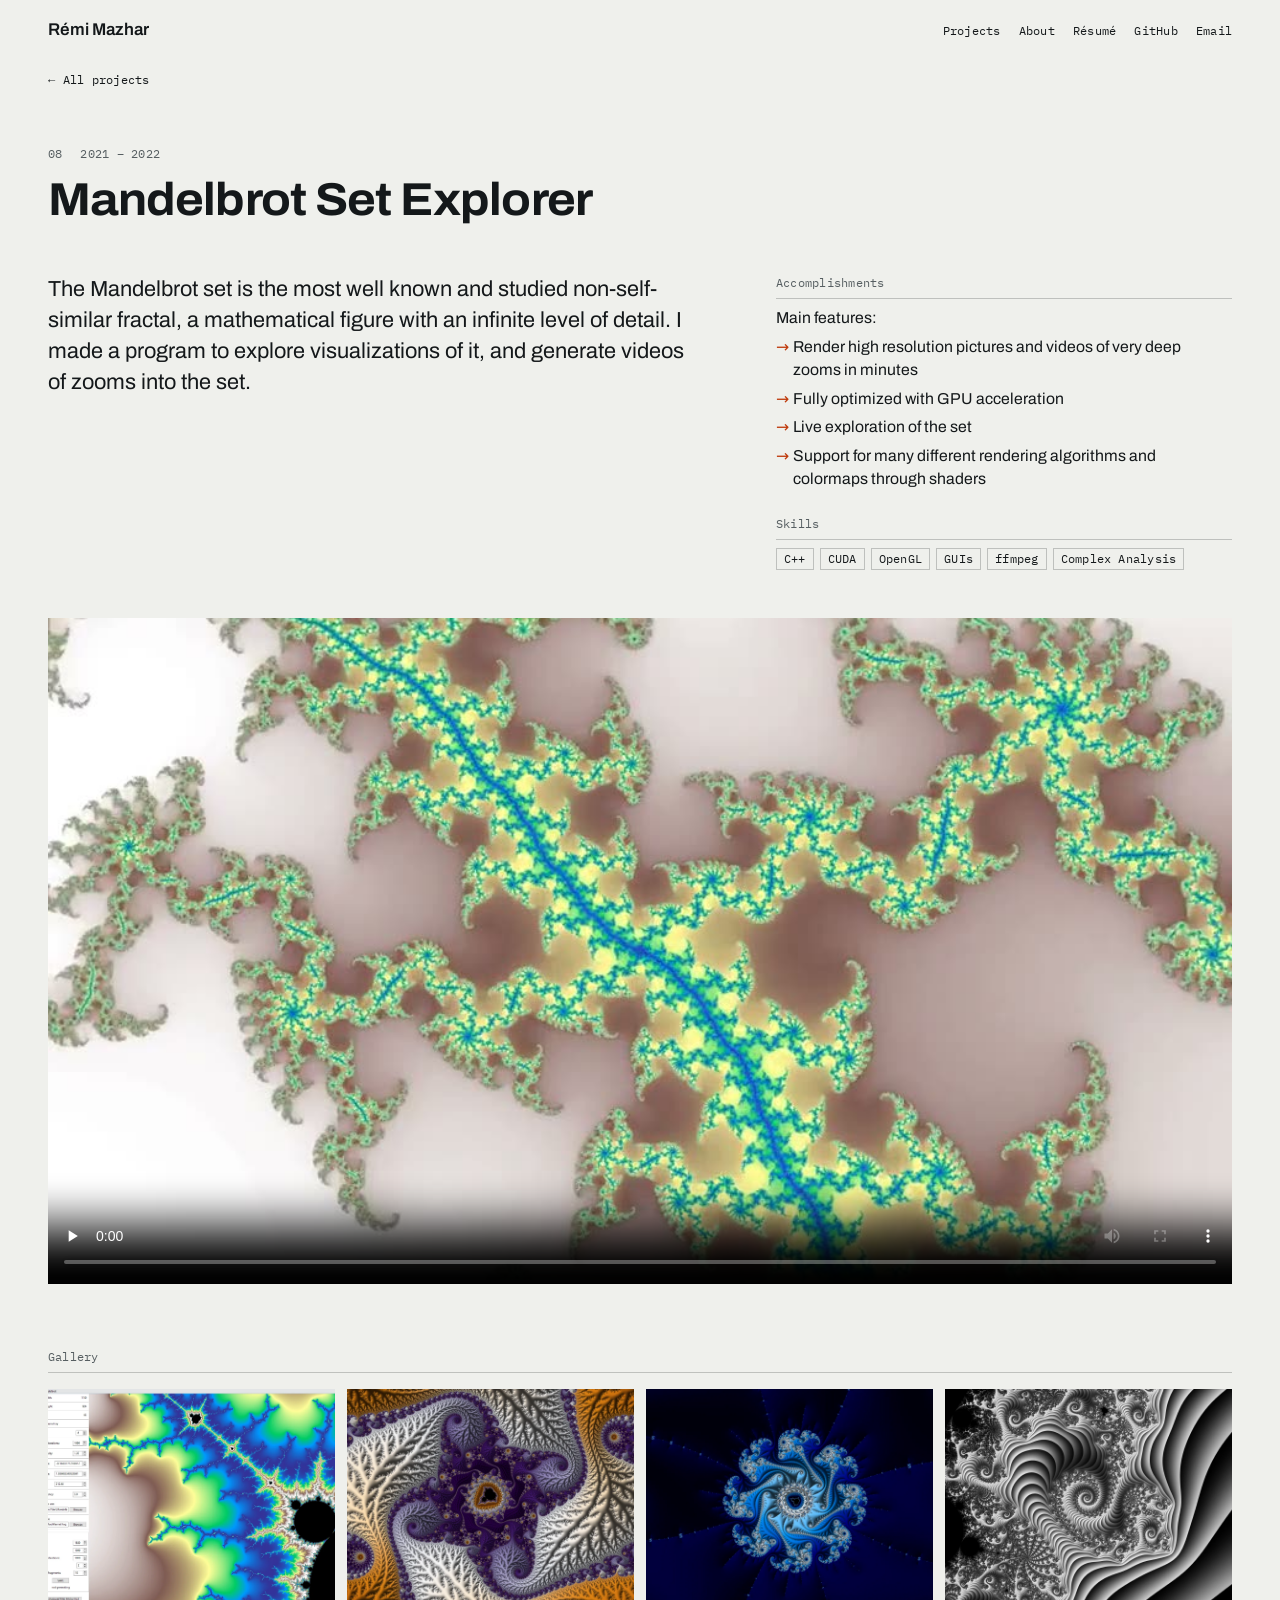
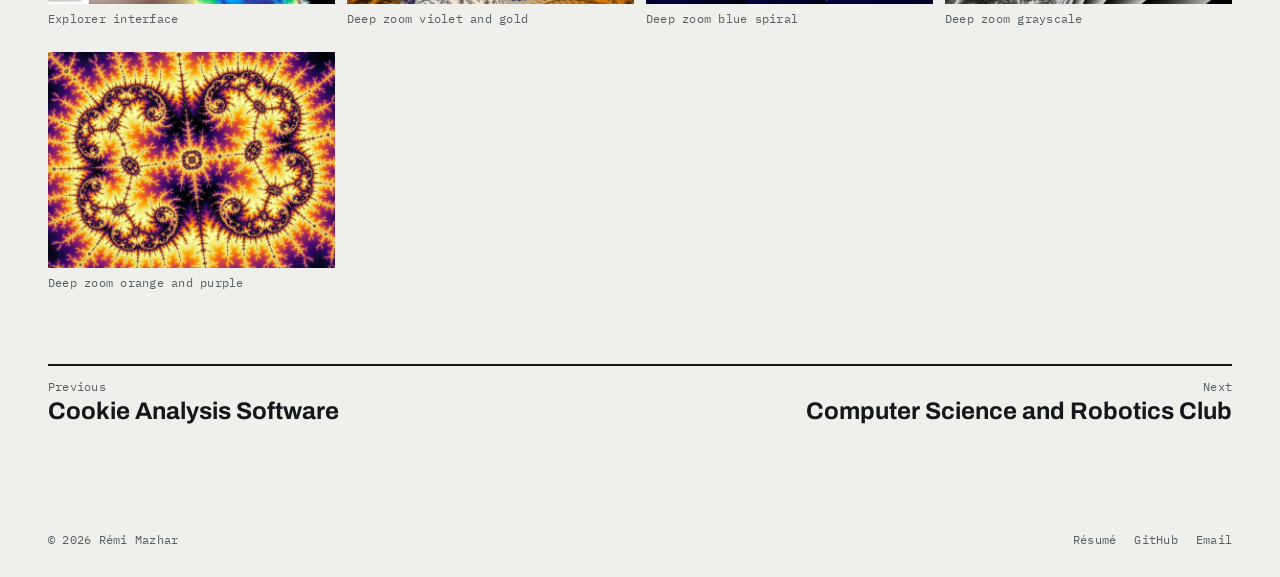
<file: projects/mandelbrot-explorer/index.html>
<!doctype html>
<html lang="en">
<head>
<meta charset="utf-8">
<meta name="viewport" content="width=device-width, initial-scale=1">
<title>Mandelbrot Set Explorer · Rémi Mazhar</title>
<meta name="description" content="A GPU-accelerated program for exploring the Mandelbrot set and rendering deep zoom videos.">
<meta property="og:title" content="Mandelbrot Set Explorer · Rémi Mazhar">
<meta property="og:description" content="A GPU-accelerated program for exploring the Mandelbrot set and rendering deep zoom videos.">
<meta property="og:type" content="website"><meta property="og:url" content="https://remimazhar.com/projects/mandelbrot-explorer/"><meta property="og:image" content="https://remimazhar.com/projects/mandelbrot-explorer/cover.jpg">
<link rel="icon" href="../../theme/favicon.svg" type="image/svg+xml">
<link rel="preload" href="../../theme/fonts/archivo-variable.woff2" as="font" type="font/woff2" crossorigin>
<link rel="stylesheet" href="../../theme/style.css">
<script src="../../theme/site.js" defer></script>
</head>
<body>
<a class="skip" href="#main">Skip to content</a>
<header class="topbar wrap">
  <a class="topbar-name" href="../../index.html">Rémi Mazhar</a>
  <nav aria-label="Main">
    <a href="../../index.html#projects">Projects</a>
    <a href="../../index.html#about">About</a>
    <a href="../../assets/resume.pdf">Résumé</a><a href="https://github.com/RemiMazhar">GitHub</a><a href="mailto:remi.mazhar@polytechnique.edu">Email</a>
  </nav>
</header>
<main id="main">
<div class="wrap project">
  <p class="back"><a href="../../index.html#projects">← All projects</a></p>
  <header class="project-head">
    <p class="meta"><span>08</span><span>2021 – 2022</span></p>
    <h1>Mandelbrot Set Explorer</h1>
  </header>
  <div class="project-summary">
    <div class="lead"><p>The Mandelbrot set is the most well known and studied non-self-similar fractal, a mathematical figure with an infinite level of detail. I made a program to explore visualizations of it, and generate videos of zooms into the set.</p></div>
    <div class="project-side"><section><h2>Accomplishments</h2><p>Main features:</p>
<ul><li>Render high resolution pictures and videos of very deep zooms in minutes</li><li>Fully optimized with GPU acceleration</li><li>Live exploration of the set</li><li>Support for many different rendering algorithms and colormaps through shaders</li></ul></section><section><h2>Skills</h2><ul class="tags"><li>C++</li><li>CUDA</li><li>OpenGL</li><li>GUIs</li><li>ffmpeg</li><li>Complex Analysis</li></ul></section></div>
  </div>
  <div class="project-hero"><video controls playsinline preload="none" poster="cover.jpg" src="cover.mp4"></video></div>
  
  <section class="gallery"><h2>Gallery</h2><div class="gallery-grid"><figure><a class="tile zoom" href="gallery/01-explorer-interface.webp" data-caption="Explorer interface"><img src="gallery/01-explorer-interface.webp" alt="Explorer interface" loading="lazy"></a><figcaption>Explorer interface</figcaption></figure><figure><a class="tile zoom" href="gallery/02-deep-zoom-violet-and-gold.webp" data-caption="Deep zoom violet and gold"><img src="gallery/02-deep-zoom-violet-and-gold.webp" alt="Deep zoom violet and gold" loading="lazy"></a><figcaption>Deep zoom violet and gold</figcaption></figure><figure><a class="tile zoom" href="gallery/03-deep-zoom-blue-spiral.webp" data-caption="Deep zoom blue spiral"><img src="gallery/03-deep-zoom-blue-spiral.webp" alt="Deep zoom blue spiral" loading="lazy"></a><figcaption>Deep zoom blue spiral</figcaption></figure><figure><a class="tile zoom" href="gallery/04-deep-zoom-grayscale.webp" data-caption="Deep zoom grayscale"><img src="gallery/04-deep-zoom-grayscale.webp" alt="Deep zoom grayscale" loading="lazy"></a><figcaption>Deep zoom grayscale</figcaption></figure><figure><a class="tile zoom" href="gallery/05-deep-zoom-orange-and-purple.webp" data-caption="Deep zoom orange and purple"><img src="gallery/05-deep-zoom-orange-and-purple.webp" alt="Deep zoom orange and purple" loading="lazy"></a><figcaption>Deep zoom orange and purple</figcaption></figure></div></section>
  <nav class="pager" aria-label="More projects">
    <a class="pager-prev" href="../cookie-analysis/index.html"><span class="meta">Previous</span><span class="pager-title">Cookie Analysis Software</span></a>
    <a class="pager-next" href="../robotics-club/index.html"><span class="meta">Next</span><span class="pager-title">Computer Science and Robotics Club</span></a>
  </nav>
</div>
</main>
<footer class="footer wrap">
  <span>© 2026 Rémi Mazhar</span>
  <span class="footer-links"><a href="../../assets/resume.pdf">Résumé</a><a href="https://github.com/RemiMazhar">GitHub</a><a href="mailto:remi.mazhar@polytechnique.edu">Email</a></span>
</footer>
</body>
</html>
</file>
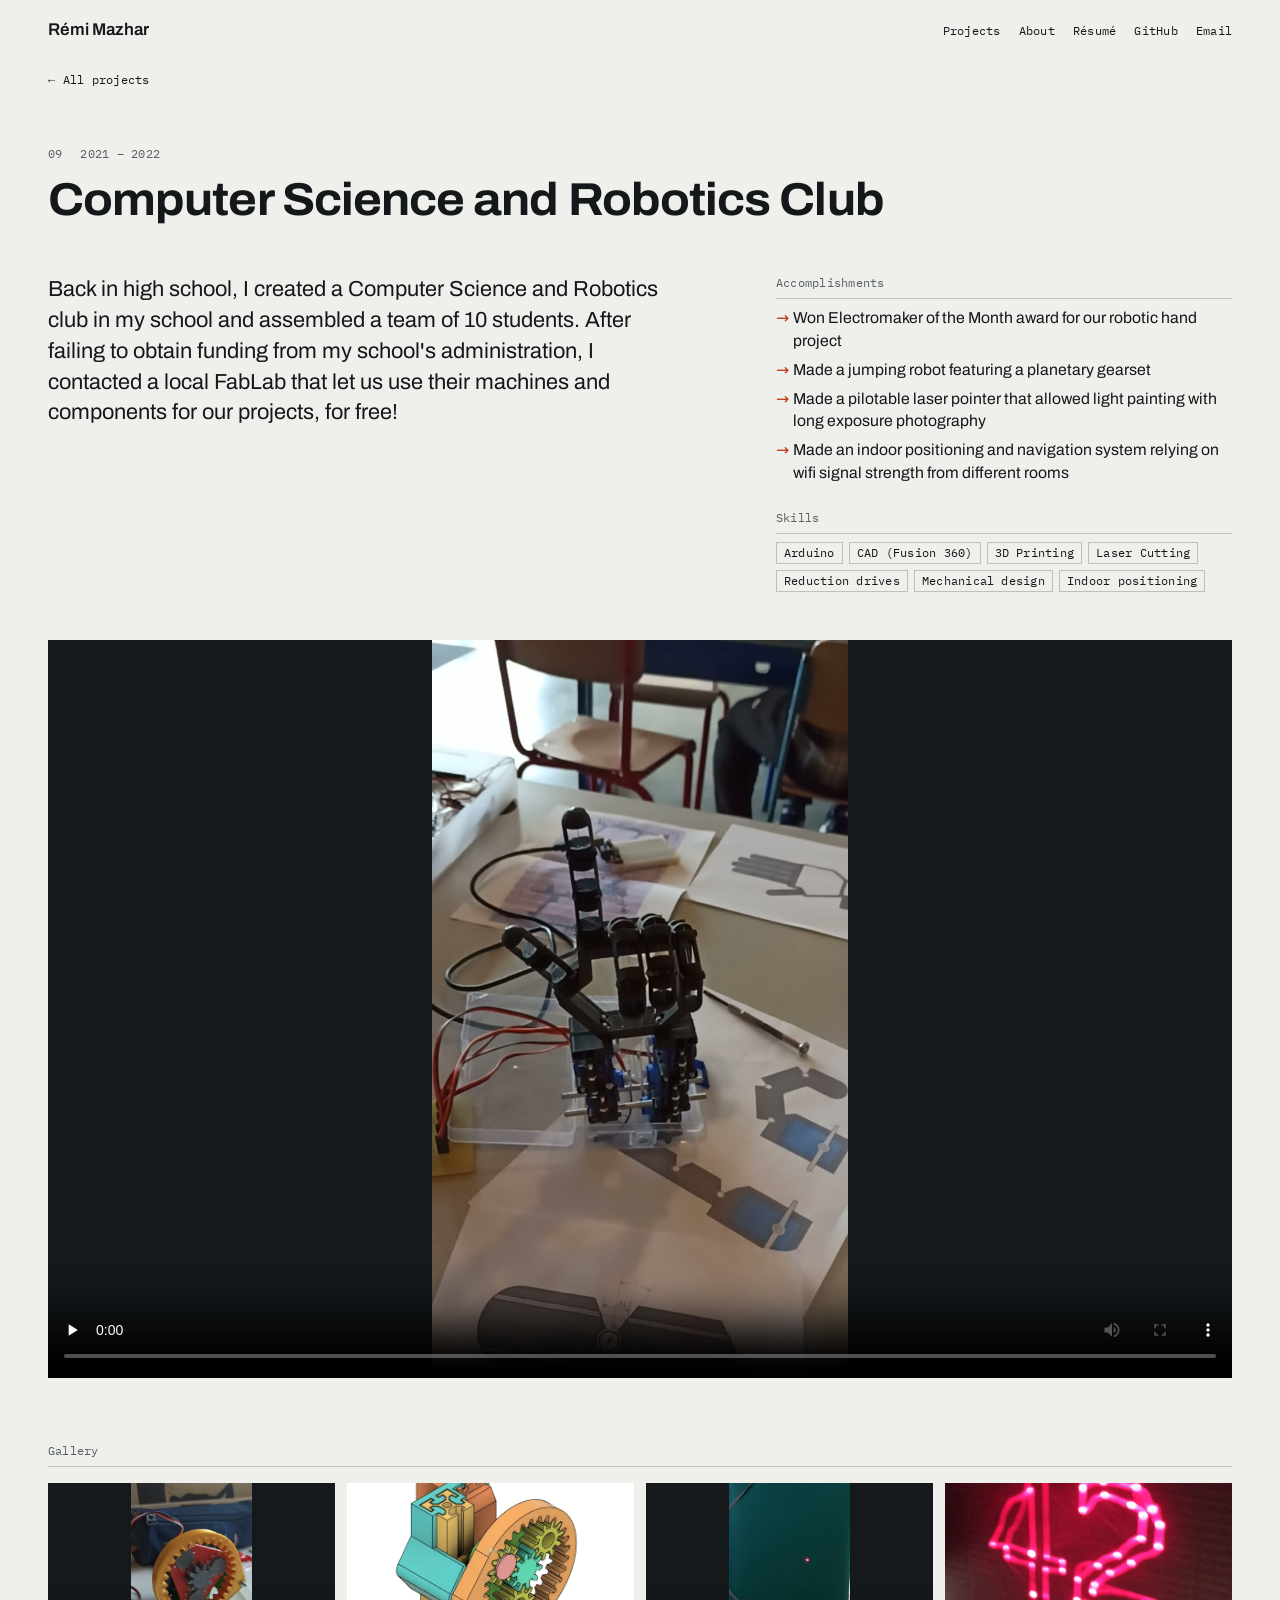
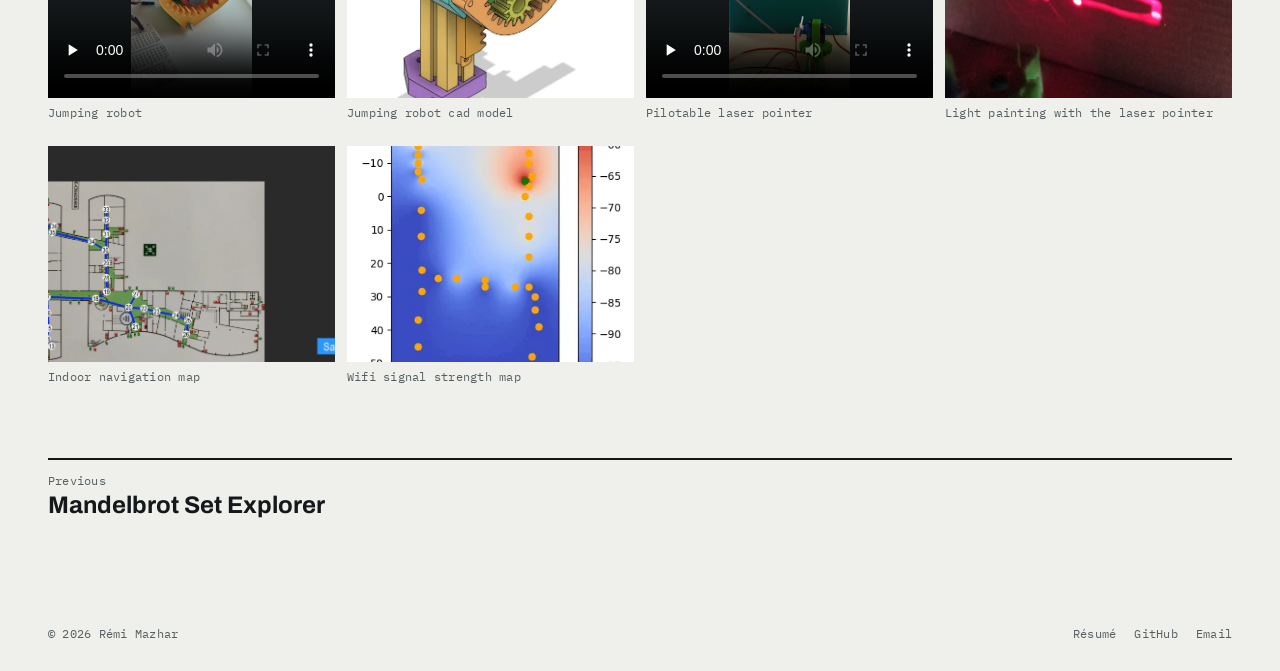
<file: projects/robotics-club/index.html>
<!doctype html>
<html lang="en">
<head>
<meta charset="utf-8">
<meta name="viewport" content="width=device-width, initial-scale=1">
<title>Computer Science and Robotics Club · Rémi Mazhar</title>
<meta name="description" content="A high-school club of 10 students building robots, with machines lent by a local FabLab.">
<meta property="og:title" content="Computer Science and Robotics Club · Rémi Mazhar">
<meta property="og:description" content="A high-school club of 10 students building robots, with machines lent by a local FabLab.">
<meta property="og:type" content="website"><meta property="og:url" content="https://remimazhar.com/projects/robotics-club/"><meta property="og:image" content="https://remimazhar.com/projects/robotics-club/cover.jpg">
<link rel="icon" href="../../theme/favicon.svg" type="image/svg+xml">
<link rel="preload" href="../../theme/fonts/archivo-variable.woff2" as="font" type="font/woff2" crossorigin>
<link rel="stylesheet" href="../../theme/style.css">
<script src="../../theme/site.js" defer></script>
</head>
<body>
<a class="skip" href="#main">Skip to content</a>
<header class="topbar wrap">
  <a class="topbar-name" href="../../index.html">Rémi Mazhar</a>
  <nav aria-label="Main">
    <a href="../../index.html#projects">Projects</a>
    <a href="../../index.html#about">About</a>
    <a href="../../assets/resume.pdf">Résumé</a><a href="https://github.com/RemiMazhar">GitHub</a><a href="mailto:remi.mazhar@polytechnique.edu">Email</a>
  </nav>
</header>
<main id="main">
<div class="wrap project">
  <p class="back"><a href="../../index.html#projects">← All projects</a></p>
  <header class="project-head">
    <p class="meta"><span>09</span><span>2021 – 2022</span></p>
    <h1>Computer Science and Robotics Club</h1>
  </header>
  <div class="project-summary">
    <div class="lead"><p>Back in high school, I created a Computer Science and Robotics club in my school and assembled a team of 10 students. After failing to obtain funding from my school's administration, I contacted a local FabLab that let us use their machines and components for our projects, for free!</p></div>
    <div class="project-side"><section><h2>Accomplishments</h2><ul><li>Won Electromaker of the Month award for our robotic hand project</li><li>Made a jumping robot featuring a planetary gearset</li><li>Made a pilotable laser pointer that allowed light painting with long exposure photography</li><li>Made an indoor positioning and navigation system relying on wifi signal strength from different rooms</li></ul></section><section><h2>Skills</h2><ul class="tags"><li>Arduino</li><li>CAD (Fusion 360)</li><li>3D Printing</li><li>Laser Cutting</li><li>Reduction drives</li><li>Mechanical design</li><li>Indoor positioning</li></ul></section></div>
  </div>
  <div class="project-hero"><video controls playsinline preload="none" poster="cover.jpg" src="cover.mp4"></video></div>
  
  <section class="gallery"><h2>Gallery</h2><div class="gallery-grid"><figure><div class="tile tile-video"><video controls playsinline aria-label="Jumping robot" preload="none" poster="gallery/01-jumping-robot.jpg" src="gallery/01-jumping-robot.mp4"></video></div><figcaption>Jumping robot</figcaption></figure><figure><a class="tile zoom" href="gallery/02-jumping-robot-cad-model.webp" data-caption="Jumping robot cad model"><img src="gallery/02-jumping-robot-cad-model.webp" alt="Jumping robot cad model" loading="lazy"></a><figcaption>Jumping robot cad model</figcaption></figure><figure><div class="tile tile-video"><video controls playsinline aria-label="Pilotable laser pointer" preload="none" poster="gallery/03-pilotable-laser-pointer.jpg" src="gallery/03-pilotable-laser-pointer.mp4"></video></div><figcaption>Pilotable laser pointer</figcaption></figure><figure><a class="tile zoom" href="gallery/04-light-painting-with-the-laser-pointer.webp" data-caption="Light painting with the laser pointer"><img src="gallery/04-light-painting-with-the-laser-pointer.webp" alt="Light painting with the laser pointer" loading="lazy"></a><figcaption>Light painting with the laser pointer</figcaption></figure><figure><a class="tile zoom" href="gallery/05-indoor-navigation-map.webp" data-caption="Indoor navigation map"><img src="gallery/05-indoor-navigation-map.webp" alt="Indoor navigation map" loading="lazy"></a><figcaption>Indoor navigation map</figcaption></figure><figure><a class="tile zoom" href="gallery/06-wifi-signal-strength-map.webp" data-caption="Wifi signal strength map"><img src="gallery/06-wifi-signal-strength-map.webp" alt="Wifi signal strength map" loading="lazy"></a><figcaption>Wifi signal strength map</figcaption></figure></div></section>
  <nav class="pager" aria-label="More projects">
    <a class="pager-prev" href="../mandelbrot-explorer/index.html"><span class="meta">Previous</span><span class="pager-title">Mandelbrot Set Explorer</span></a>
    <span></span>
  </nav>
</div>
</main>
<footer class="footer wrap">
  <span>© 2026 Rémi Mazhar</span>
  <span class="footer-links"><a href="../../assets/resume.pdf">Résumé</a><a href="https://github.com/RemiMazhar">GitHub</a><a href="mailto:remi.mazhar@polytechnique.edu">Email</a></span>
</footer>
</body>
</html>
</file>
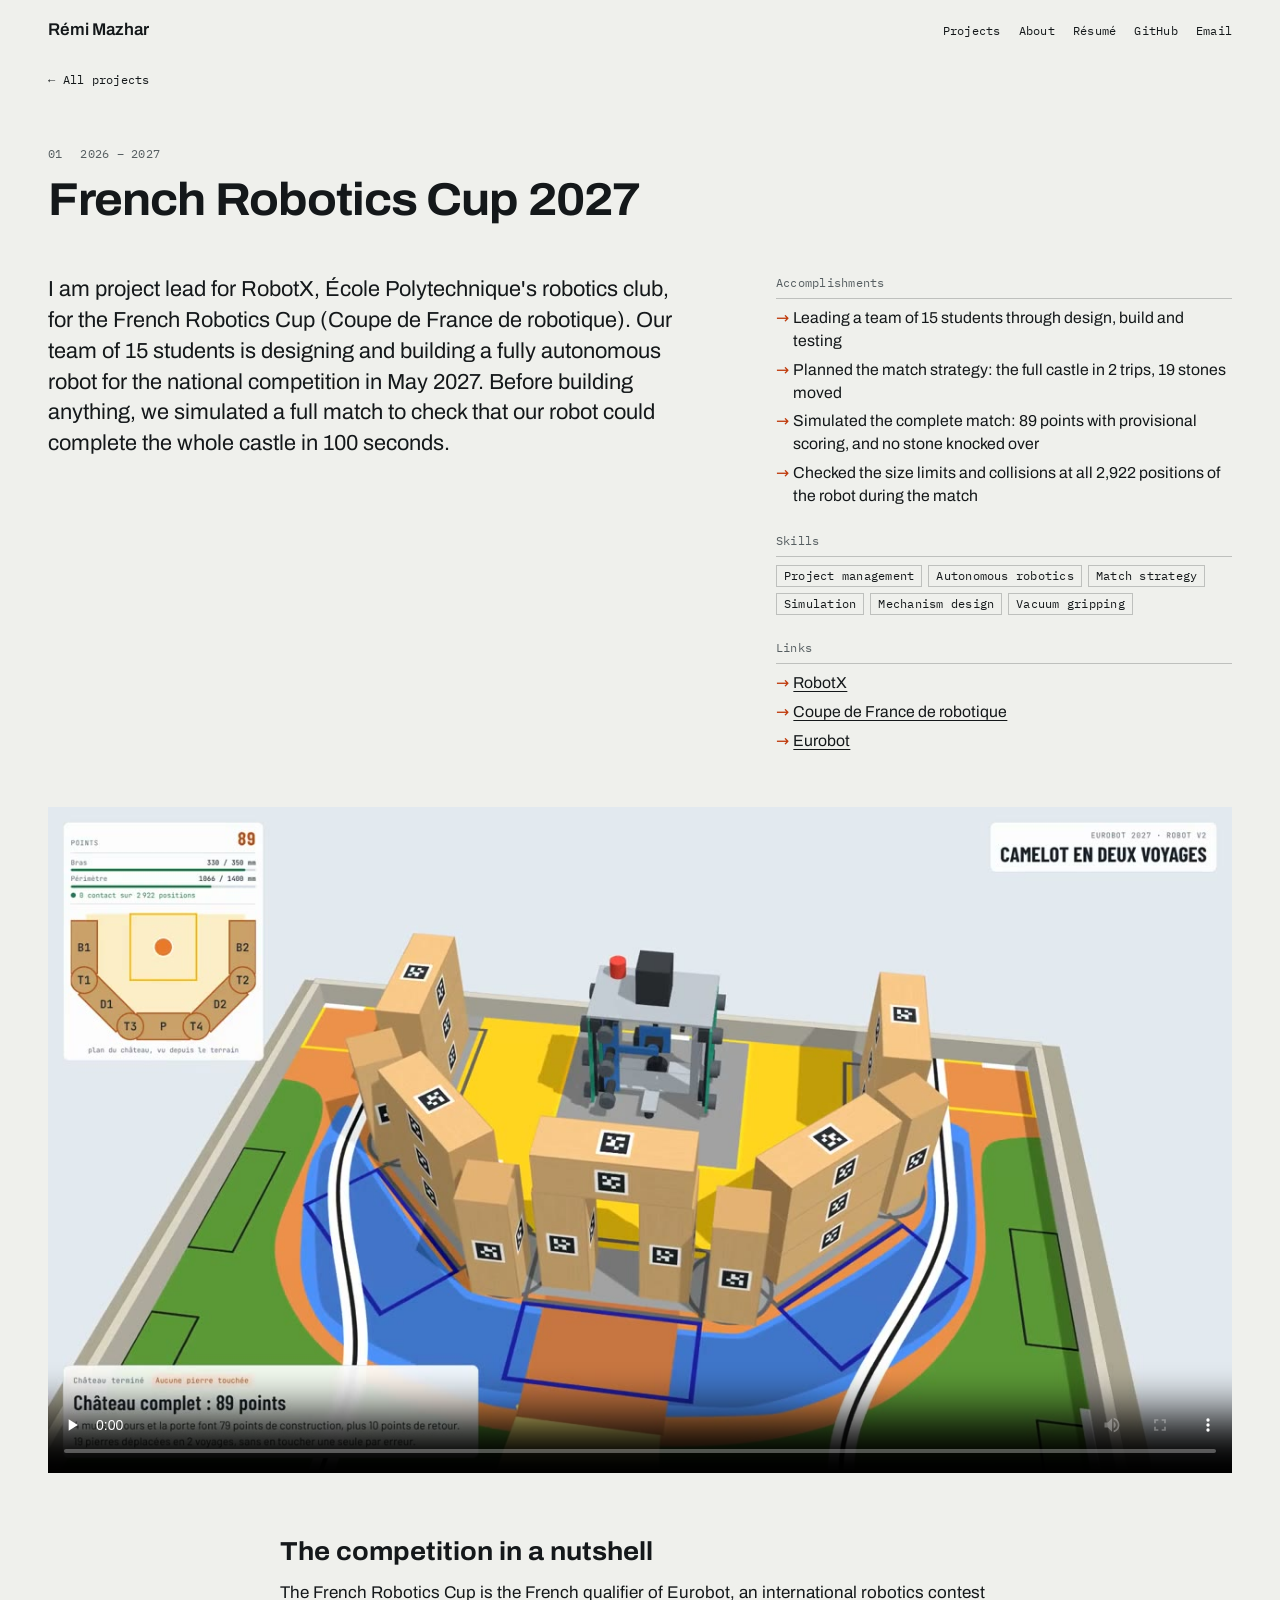
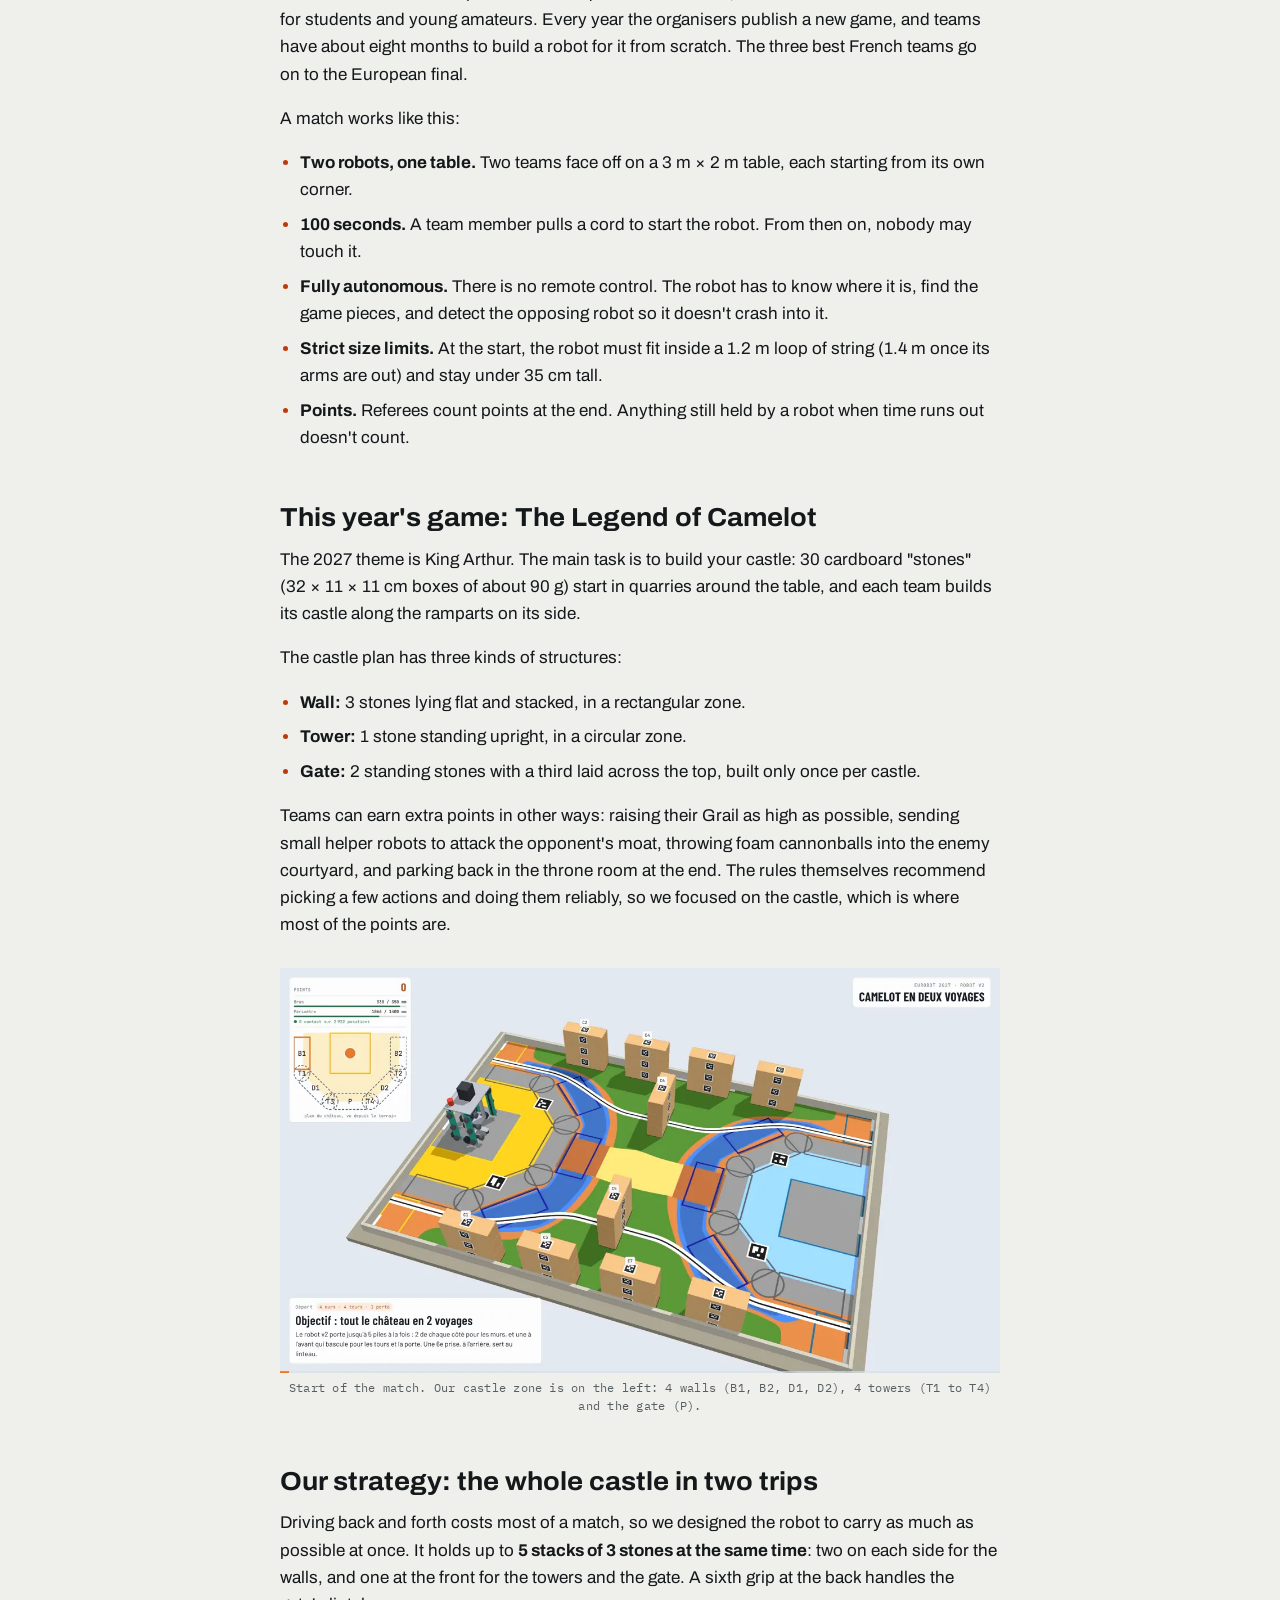
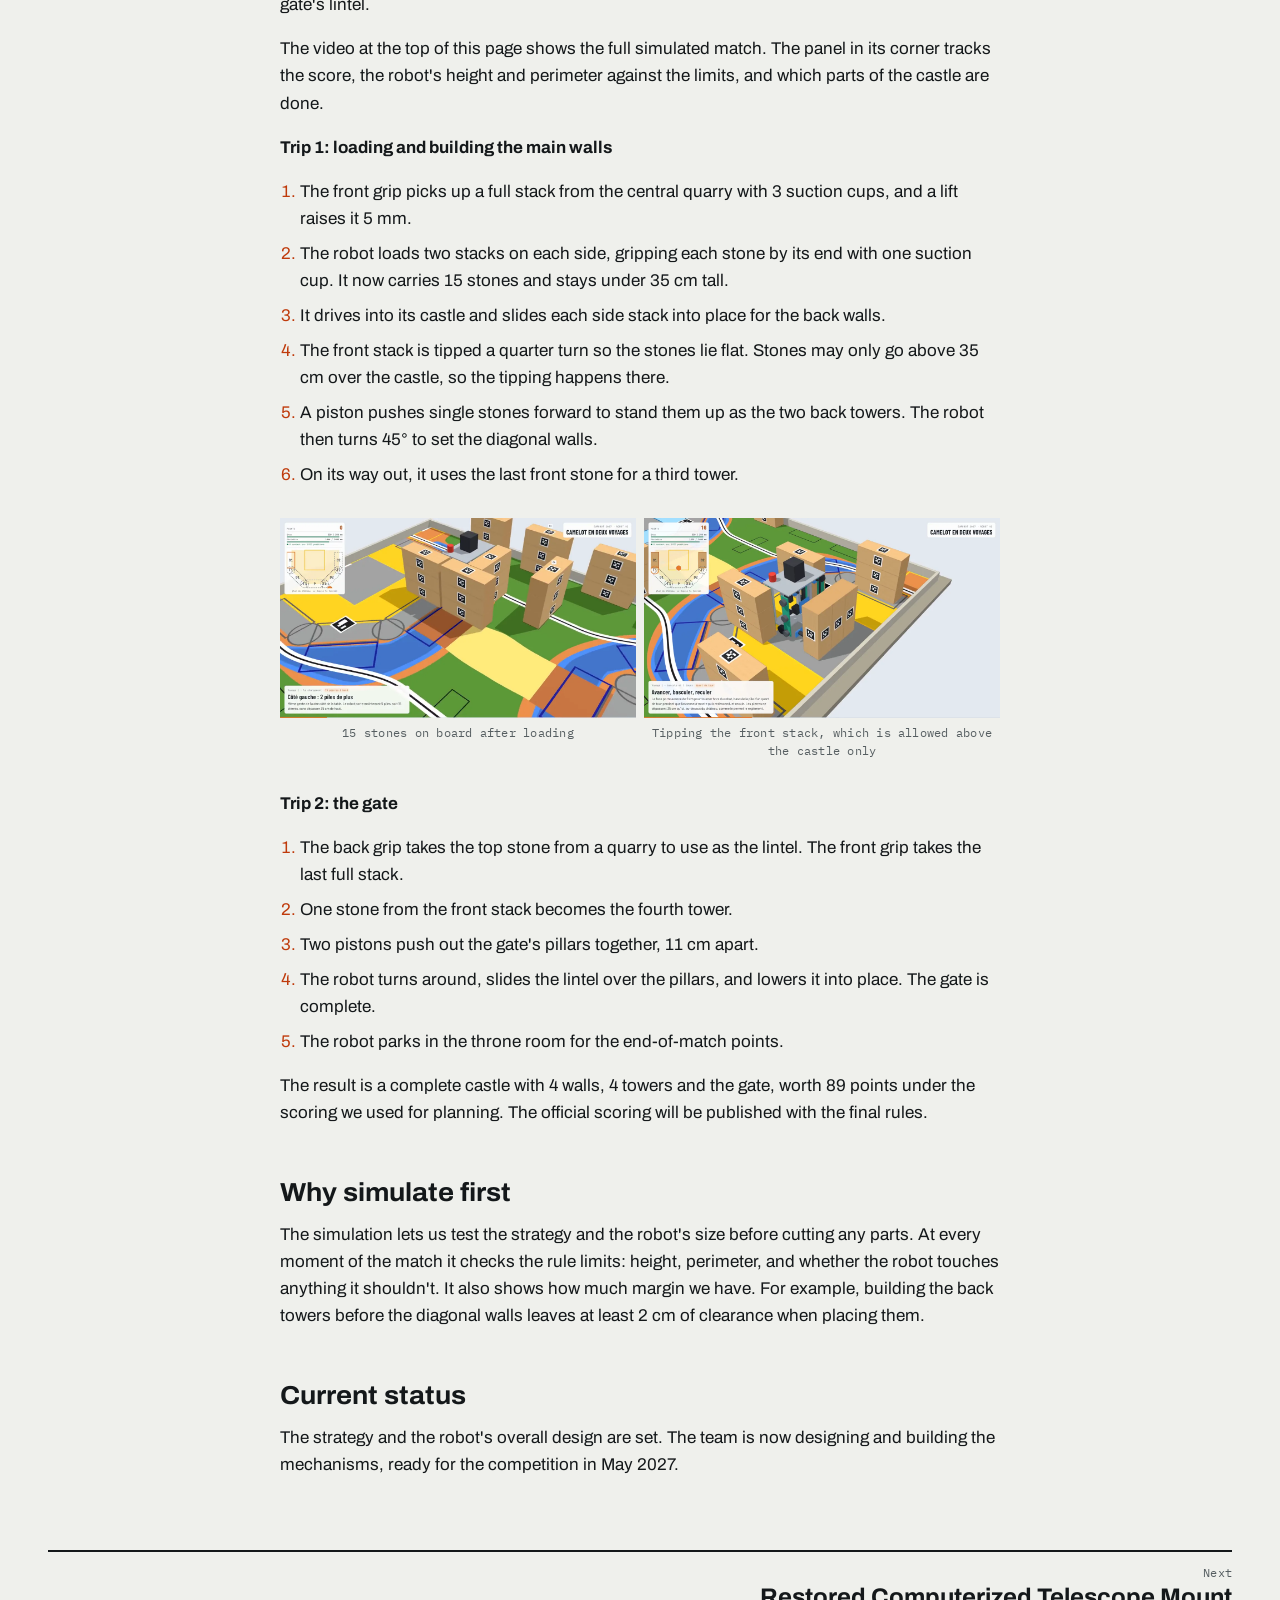
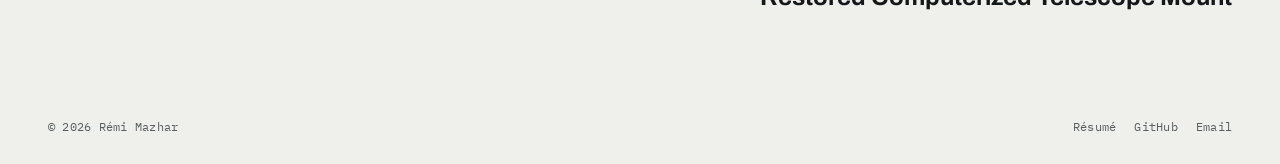
<file: projects/robotics-cup/index.html>
<!doctype html>
<html lang="en">
<head>
<meta charset="utf-8">
<meta name="viewport" content="width=device-width, initial-scale=1">
<title>French Robotics Cup 2027 · Rémi Mazhar</title>
<meta name="description" content="Leading a team of 15 to build a fully autonomous robot that builds a cardboard castle in a 100-second match.">
<meta property="og:title" content="French Robotics Cup 2027 · Rémi Mazhar">
<meta property="og:description" content="Leading a team of 15 to build a fully autonomous robot that builds a cardboard castle in a 100-second match.">
<meta property="og:type" content="website"><meta property="og:url" content="https://remimazhar.com/projects/robotics-cup/"><meta property="og:image" content="https://remimazhar.com/projects/robotics-cup/cover.jpg">
<link rel="icon" href="../../theme/favicon.svg" type="image/svg+xml">
<link rel="preload" href="../../theme/fonts/archivo-variable.woff2" as="font" type="font/woff2" crossorigin>
<link rel="stylesheet" href="../../theme/style.css">
<script src="../../theme/site.js" defer></script>
</head>
<body>
<a class="skip" href="#main">Skip to content</a>
<header class="topbar wrap">
  <a class="topbar-name" href="../../index.html">Rémi Mazhar</a>
  <nav aria-label="Main">
    <a href="../../index.html#projects">Projects</a>
    <a href="../../index.html#about">About</a>
    <a href="../../assets/resume.pdf">Résumé</a><a href="https://github.com/RemiMazhar">GitHub</a><a href="mailto:remi.mazhar@polytechnique.edu">Email</a>
  </nav>
</header>
<main id="main">
<div class="wrap project">
  <p class="back"><a href="../../index.html#projects">← All projects</a></p>
  <header class="project-head">
    <p class="meta"><span>01</span><span>2026 – 2027</span></p>
    <h1>French Robotics Cup 2027</h1>
  </header>
  <div class="project-summary">
    <div class="lead"><p>I am project lead for RobotX, École Polytechnique's robotics club, for the French Robotics Cup (Coupe de France de robotique). Our team of 15 students is designing and building a fully autonomous robot for the national competition in May 2027. Before building anything, we simulated a full match to check that our robot could complete the whole castle in 100 seconds.</p></div>
    <div class="project-side"><section><h2>Accomplishments</h2><ul><li>Leading a team of 15 students through design, build and testing</li><li>Planned the match strategy: the full castle in 2 trips, 19 stones moved</li><li>Simulated the complete match: 89 points with provisional scoring, and no stone knocked over</li><li>Checked the size limits and collisions at all 2,922 positions of the robot during the match</li></ul></section><section><h2>Skills</h2><ul class="tags"><li>Project management</li><li>Autonomous robotics</li><li>Match strategy</li><li>Simulation</li><li>Mechanism design</li><li>Vacuum gripping</li></ul></section><section><h2>Links</h2><ul><li><a href="https://robotx.binets.fr/">RobotX</a></li><li><a href="https://www.coupederobotique.fr/">Coupe de France de robotique</a></li><li><a href="https://www.eurobot.org/">Eurobot</a></li></ul></section></div>
  </div>
  <div class="project-hero"><video controls playsinline preload="none" poster="cover.jpg" src="cover.mp4"></video></div>
  <article class="prose"><h2>The competition in a nutshell</h2>
<p>The French Robotics Cup is the French qualifier of Eurobot, an international robotics contest for students and young amateurs. Every year the organisers publish a new game, and teams have about eight months to build a robot for it from scratch. The three best French teams go on to the European final.</p>
<p>A match works like this:</p>
<ul><li><strong>Two robots, one table.</strong> Two teams face off on a 3 m × 2 m table, each starting from its own corner.</li><li><strong>100 seconds.</strong> A team member pulls a cord to start the robot. From then on, nobody may touch it.</li><li><strong>Fully autonomous.</strong> There is no remote control. The robot has to know where it is, find the game pieces, and detect the opposing robot so it doesn't crash into it.</li><li><strong>Strict size limits.</strong> At the start, the robot must fit inside a 1.2 m loop of string (1.4 m once its arms are out) and stay under 35 cm tall.</li><li><strong>Points.</strong> Referees count points at the end. Anything still held by a robot when time runs out doesn't count.</li></ul>
<h2>This year's game: The Legend of Camelot</h2>
<p>The 2027 theme is King Arthur. The main task is to build your castle: 30 cardboard "stones" (32 × 11 × 11 cm boxes of about 90 g) start in quarries around the table, and each team builds its castle along the ramparts on its side.</p>
<p>The castle plan has three kinds of structures:</p>
<ul><li><strong>Wall:</strong> 3 stones lying flat and stacked, in a rectangular zone.</li><li><strong>Tower:</strong> 1 stone standing upright, in a circular zone.</li><li><strong>Gate:</strong> 2 standing stones with a third laid across the top, built only once per castle.</li></ul>
<p>Teams can earn extra points in other ways: raising their Grail as high as possible, sending small helper robots to attack the opponent's moat, throwing foam cannonballs into the enemy courtyard, and parking back in the throne room at the end. The rules themselves recommend picking a few actions and doing them reliably, so we focused on the castle, which is where most of the points are.</p>
<figure><a class="zoom" href="starting-position.webp" data-caption="Start of the match. Our castle zone is on the left: 4 walls (B1, B2, D1, D2), 4 towers (T1 to T4) and the gate (P)."><img src="starting-position.webp" alt="The table at the start of the match: our robot in its starting zone, with stones in the quarries" loading="lazy"></a><figcaption>Start of the match. Our castle zone is on the left: 4 walls (B1, B2, D1, D2), 4 towers (T1 to T4) and the gate (P).</figcaption></figure>
<h2>Our strategy: the whole castle in two trips</h2>
<p>Driving back and forth costs most of a match, so we designed the robot to carry as much as possible at once. It holds up to <strong>5 stacks of 3 stones at the same time</strong>: two on each side for the walls, and one at the front for the towers and the gate. A sixth grip at the back handles the gate's lintel.</p>
<p>The video at the top of this page shows the full simulated match. The panel in its corner tracks the score, the robot's height and perimeter against the limits, and which parts of the castle are done.</p>
<p><strong>Trip 1: loading and building the main walls</strong></p>
<ol><li>The front grip picks up a full stack from the central quarry with 3 suction cups, and a lift raises it 5 mm.</li><li>The robot loads two stacks on each side, gripping each stone by its end with one suction cup. It now carries 15 stones and stays under 35 cm tall.</li><li>It drives into its castle and slides each side stack into place for the back walls.</li><li>The front stack is tipped a quarter turn so the stones lie flat. Stones may only go above 35 cm over the castle, so the tipping happens there.</li><li>A piston pushes single stones forward to stand them up as the two back towers. The robot then turns 45° to set the diagonal walls.</li><li>On its way out, it uses the last front stone for a third tower.</li></ol>
<div class="media-row"><figure><a class="zoom" href="robot-carrying-15-stones.webp" data-caption="15 stones on board after loading"><img src="robot-carrying-15-stones.webp" alt="The robot carrying 15 stones at once" loading="lazy"></a><figcaption>15 stones on board after loading</figcaption></figure><figure><a class="zoom" href="tipping-a-stack.webp" data-caption="Tipping the front stack, which is allowed above the castle only"><img src="tipping-a-stack.webp" alt="The front stack tipping over the castle" loading="lazy"></a><figcaption>Tipping the front stack, which is allowed above the castle only</figcaption></figure></div>
<p><strong>Trip 2: the gate</strong></p>
<ol><li>The back grip takes the top stone from a quarry to use as the lintel. The front grip takes the last full stack.</li><li>One stone from the front stack becomes the fourth tower.</li><li>Two pistons push out the gate's pillars together, 11 cm apart.</li><li>The robot turns around, slides the lintel over the pillars, and lowers it into place. The gate is complete.</li><li>The robot parks in the throne room for the end-of-match points.</li></ol>
<p>The result is a complete castle with 4 walls, 4 towers and the gate, worth 89 points under the scoring we used for planning. The official scoring will be published with the final rules.</p>
<h2>Why simulate first</h2>
<p>The simulation lets us test the strategy and the robot's size before cutting any parts. At every moment of the match it checks the rule limits: height, perimeter, and whether the robot touches anything it shouldn't. It also shows how much margin we have. For example, building the back towers before the diagonal walls leaves at least 2 cm of clearance when placing them.</p>
<h2>Current status</h2>
<p>The strategy and the robot's overall design are set. The team is now designing and building the mechanisms, ready for the competition in May 2027.</p></article>
  
  <nav class="pager" aria-label="More projects">
    <span></span>
    <a class="pager-next" href="../telescope-mount/index.html"><span class="meta">Next</span><span class="pager-title">Restored Computerized Telescope Mount</span></a>
  </nav>
</div>
</main>
<footer class="footer wrap">
  <span>© 2026 Rémi Mazhar</span>
  <span class="footer-links"><a href="../../assets/resume.pdf">Résumé</a><a href="https://github.com/RemiMazhar">GitHub</a><a href="mailto:remi.mazhar@polytechnique.edu">Email</a></span>
</footer>
</body>
</html>
</file>
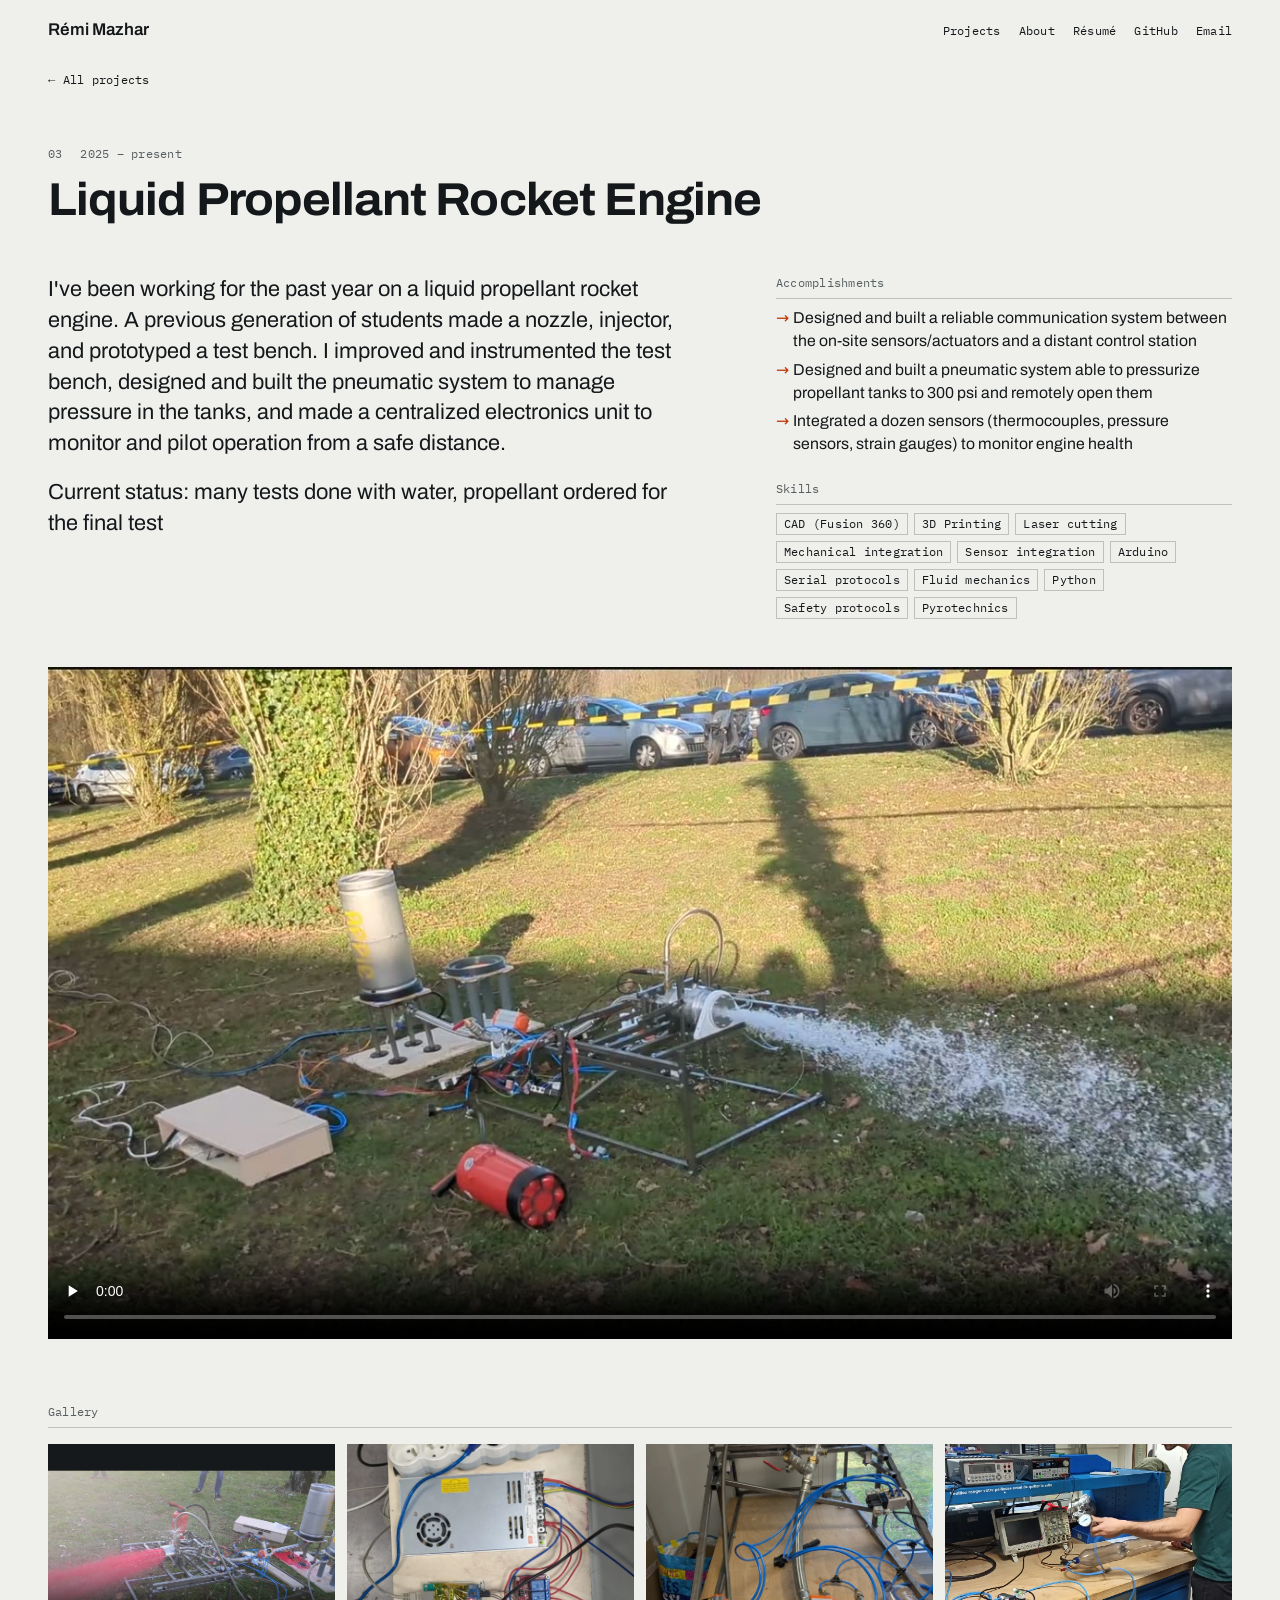
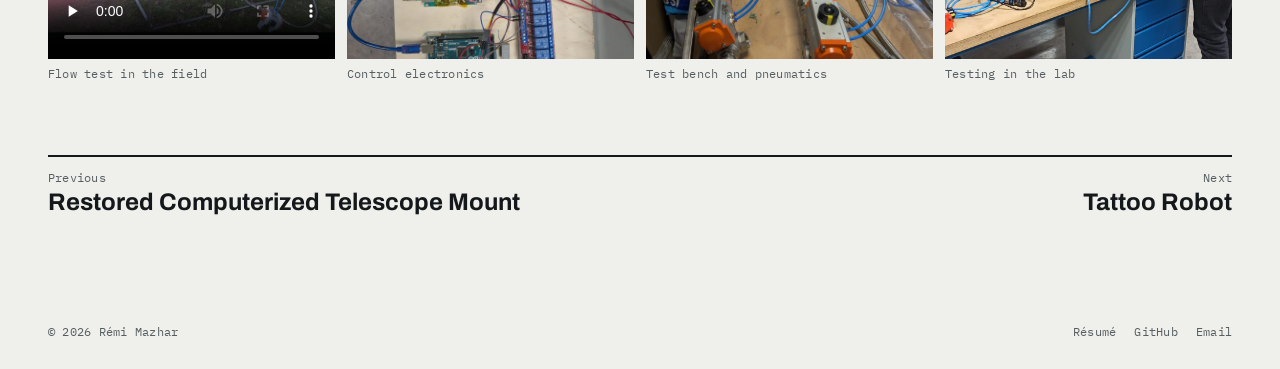
<file: projects/rocket-engine/index.html>
<!doctype html>
<html lang="en">
<head>
<meta charset="utf-8">
<meta name="viewport" content="width=device-width, initial-scale=1">
<title>Liquid Propellant Rocket Engine · Rémi Mazhar</title>
<meta name="description" content="Test bench, pneumatics and remote-control electronics for a student liquid-propellant rocket engine.">
<meta property="og:title" content="Liquid Propellant Rocket Engine · Rémi Mazhar">
<meta property="og:description" content="Test bench, pneumatics and remote-control electronics for a student liquid-propellant rocket engine.">
<meta property="og:type" content="website"><meta property="og:url" content="https://remimazhar.com/projects/rocket-engine/"><meta property="og:image" content="https://remimazhar.com/projects/rocket-engine/cover.jpg">
<link rel="icon" href="../../theme/favicon.svg" type="image/svg+xml">
<link rel="preload" href="../../theme/fonts/archivo-variable.woff2" as="font" type="font/woff2" crossorigin>
<link rel="stylesheet" href="../../theme/style.css">
<script src="../../theme/site.js" defer></script>
</head>
<body>
<a class="skip" href="#main">Skip to content</a>
<header class="topbar wrap">
  <a class="topbar-name" href="../../index.html">Rémi Mazhar</a>
  <nav aria-label="Main">
    <a href="../../index.html#projects">Projects</a>
    <a href="../../index.html#about">About</a>
    <a href="../../assets/resume.pdf">Résumé</a><a href="https://github.com/RemiMazhar">GitHub</a><a href="mailto:remi.mazhar@polytechnique.edu">Email</a>
  </nav>
</header>
<main id="main">
<div class="wrap project">
  <p class="back"><a href="../../index.html#projects">← All projects</a></p>
  <header class="project-head">
    <p class="meta"><span>03</span><span>2025 – present</span></p>
    <h1>Liquid Propellant Rocket Engine</h1>
  </header>
  <div class="project-summary">
    <div class="lead"><p>I've been working for the past year on a liquid propellant rocket engine. A previous generation of students made a nozzle, injector, and prototyped a test bench. I improved and instrumented the test bench, designed and built the pneumatic system to manage pressure in the tanks, and made a centralized electronics unit to monitor and pilot operation from a safe distance.</p>
<p>Current status: many tests done with water, propellant ordered for the final test</p></div>
    <div class="project-side"><section><h2>Accomplishments</h2><ul><li>Designed and built a reliable communication system between the on-site sensors/actuators and a distant control station</li><li>Designed and built a pneumatic system able to pressurize propellant tanks to 300 psi and remotely open them</li><li>Integrated a dozen sensors (thermocouples, pressure sensors, strain gauges) to monitor engine health</li></ul></section><section><h2>Skills</h2><ul class="tags"><li>CAD (Fusion 360)</li><li>3D Printing</li><li>Laser cutting</li><li>Mechanical integration</li><li>Sensor integration</li><li>Arduino</li><li>Serial protocols</li><li>Fluid mechanics</li><li>Python</li><li>Safety protocols</li><li>Pyrotechnics</li></ul></section></div>
  </div>
  <div class="project-hero"><video controls playsinline preload="none" poster="cover.jpg" src="cover.mp4"></video></div>
  
  <section class="gallery"><h2>Gallery</h2><div class="gallery-grid"><figure><div class="tile tile-video"><video controls playsinline aria-label="Flow test in the field" preload="none" poster="gallery/01-flow-test-in-the-field.jpg" src="gallery/01-flow-test-in-the-field.mp4"></video></div><figcaption>Flow test in the field</figcaption></figure><figure><a class="tile zoom" href="gallery/02-control-electronics.webp" data-caption="Control electronics"><img src="gallery/02-control-electronics.webp" alt="Control electronics" loading="lazy"></a><figcaption>Control electronics</figcaption></figure><figure><a class="tile zoom" href="gallery/03-test-bench-and-pneumatics.webp" data-caption="Test bench and pneumatics"><img src="gallery/03-test-bench-and-pneumatics.webp" alt="Test bench and pneumatics" loading="lazy"></a><figcaption>Test bench and pneumatics</figcaption></figure><figure><a class="tile zoom" href="gallery/04-testing-in-the-lab.webp" data-caption="Testing in the lab"><img src="gallery/04-testing-in-the-lab.webp" alt="Testing in the lab" loading="lazy"></a><figcaption>Testing in the lab</figcaption></figure></div></section>
  <nav class="pager" aria-label="More projects">
    <a class="pager-prev" href="../telescope-mount/index.html"><span class="meta">Previous</span><span class="pager-title">Restored Computerized Telescope Mount</span></a>
    <a class="pager-next" href="../tattoo-robot/index.html"><span class="meta">Next</span><span class="pager-title">Tattoo Robot</span></a>
  </nav>
</div>
</main>
<footer class="footer wrap">
  <span>© 2026 Rémi Mazhar</span>
  <span class="footer-links"><a href="../../assets/resume.pdf">Résumé</a><a href="https://github.com/RemiMazhar">GitHub</a><a href="mailto:remi.mazhar@polytechnique.edu">Email</a></span>
</footer>
</body>
</html>
</file>
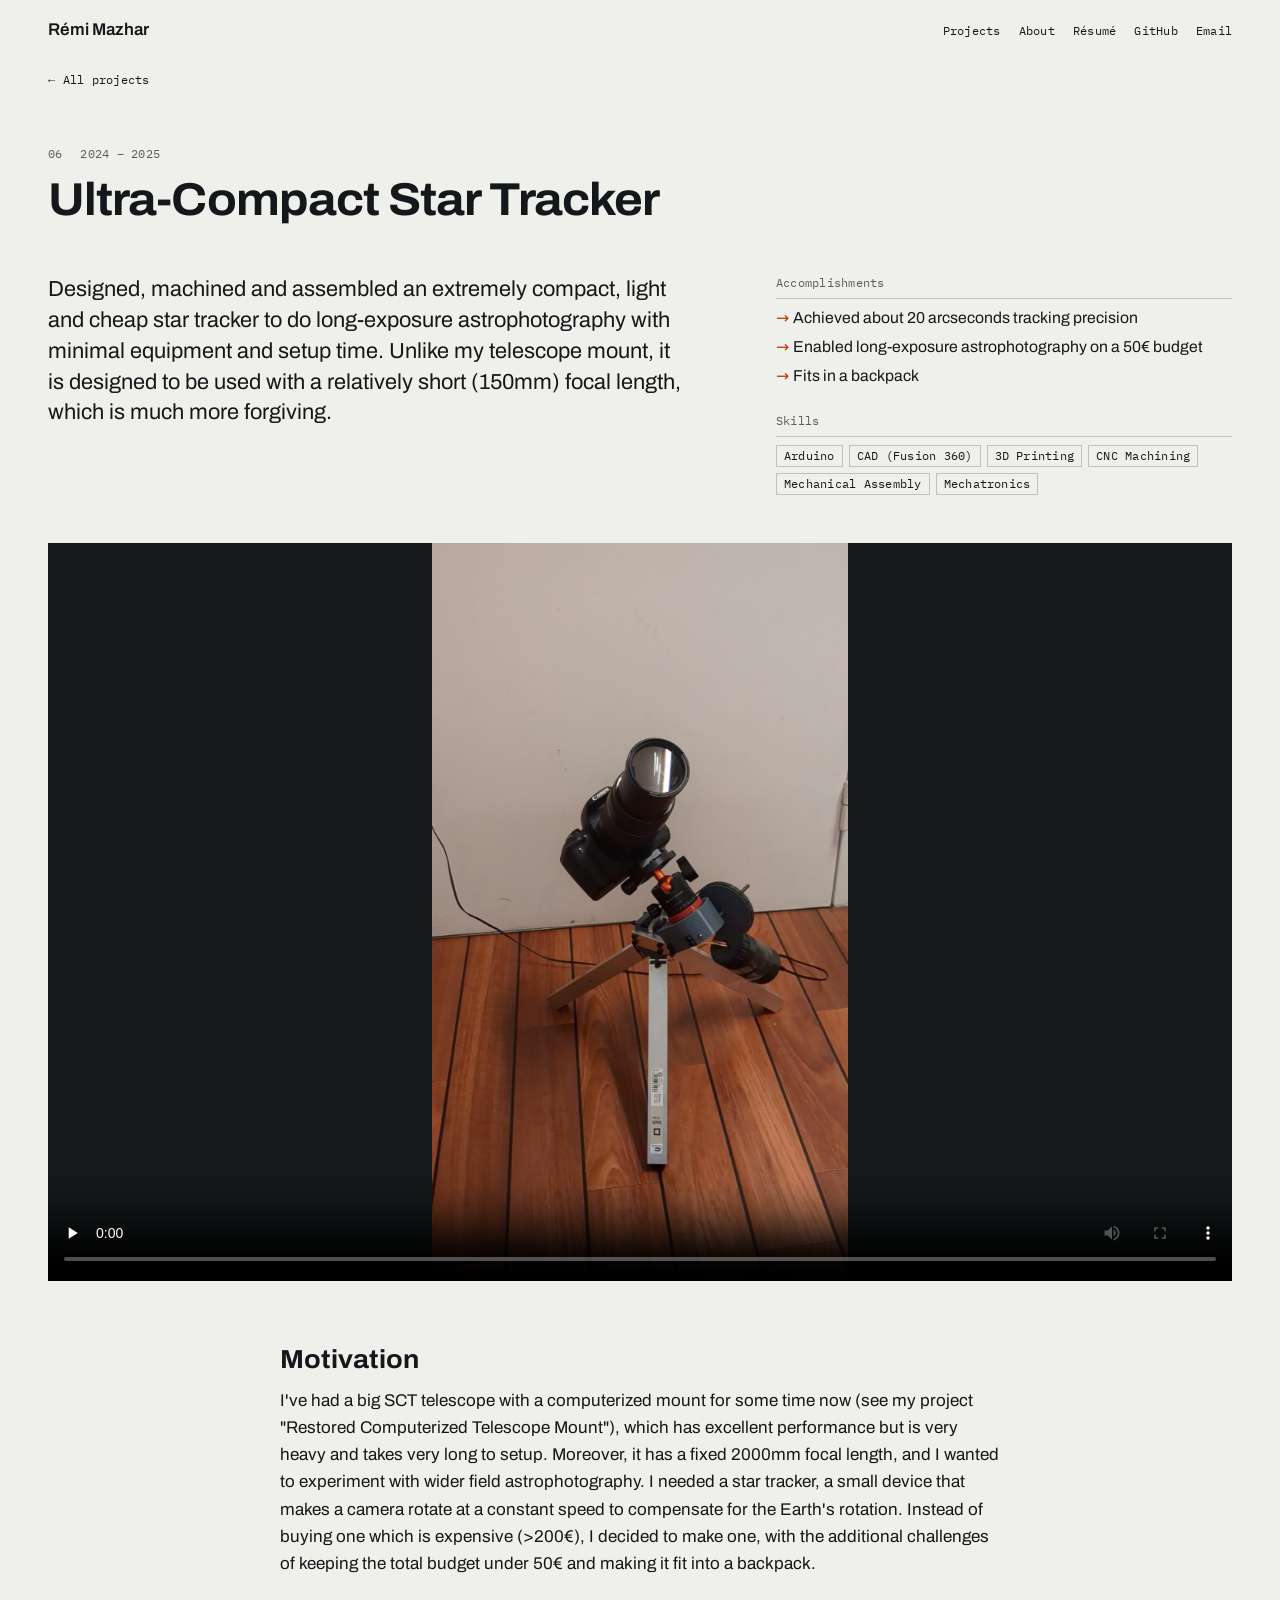
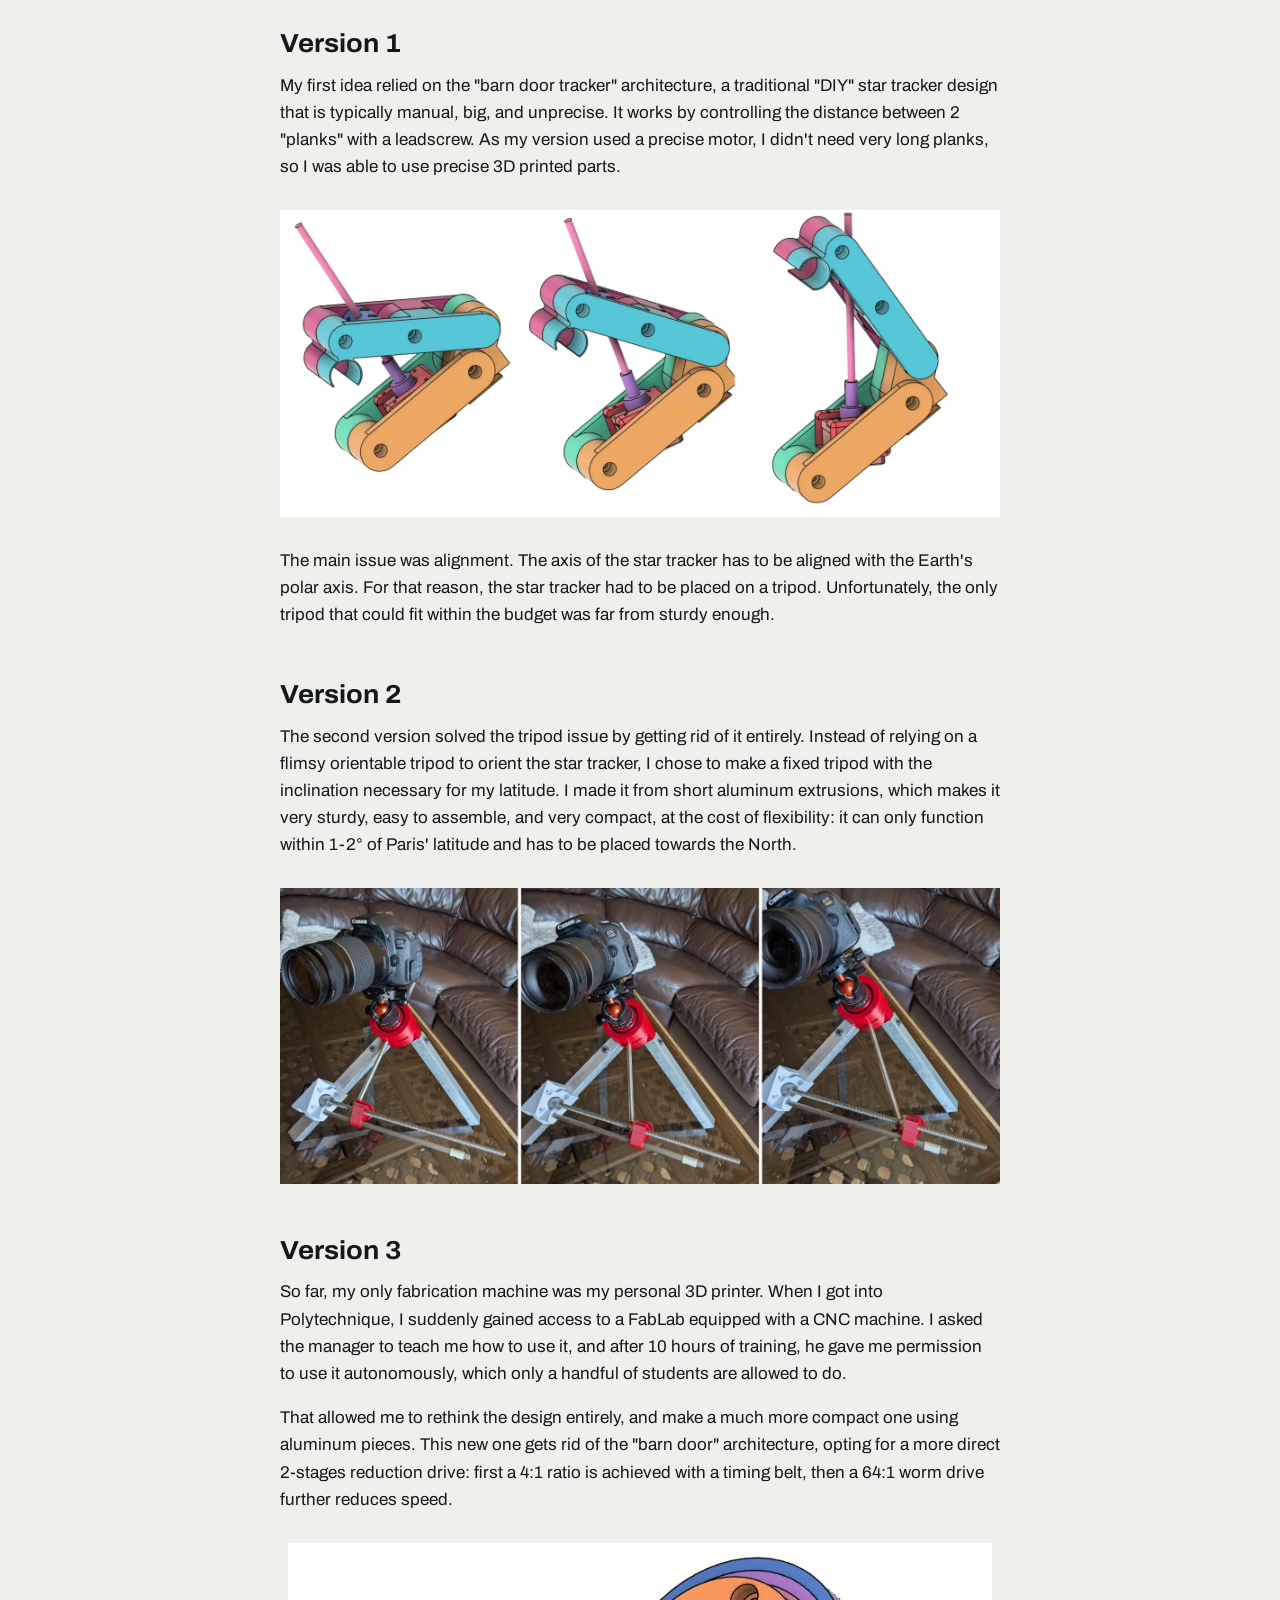
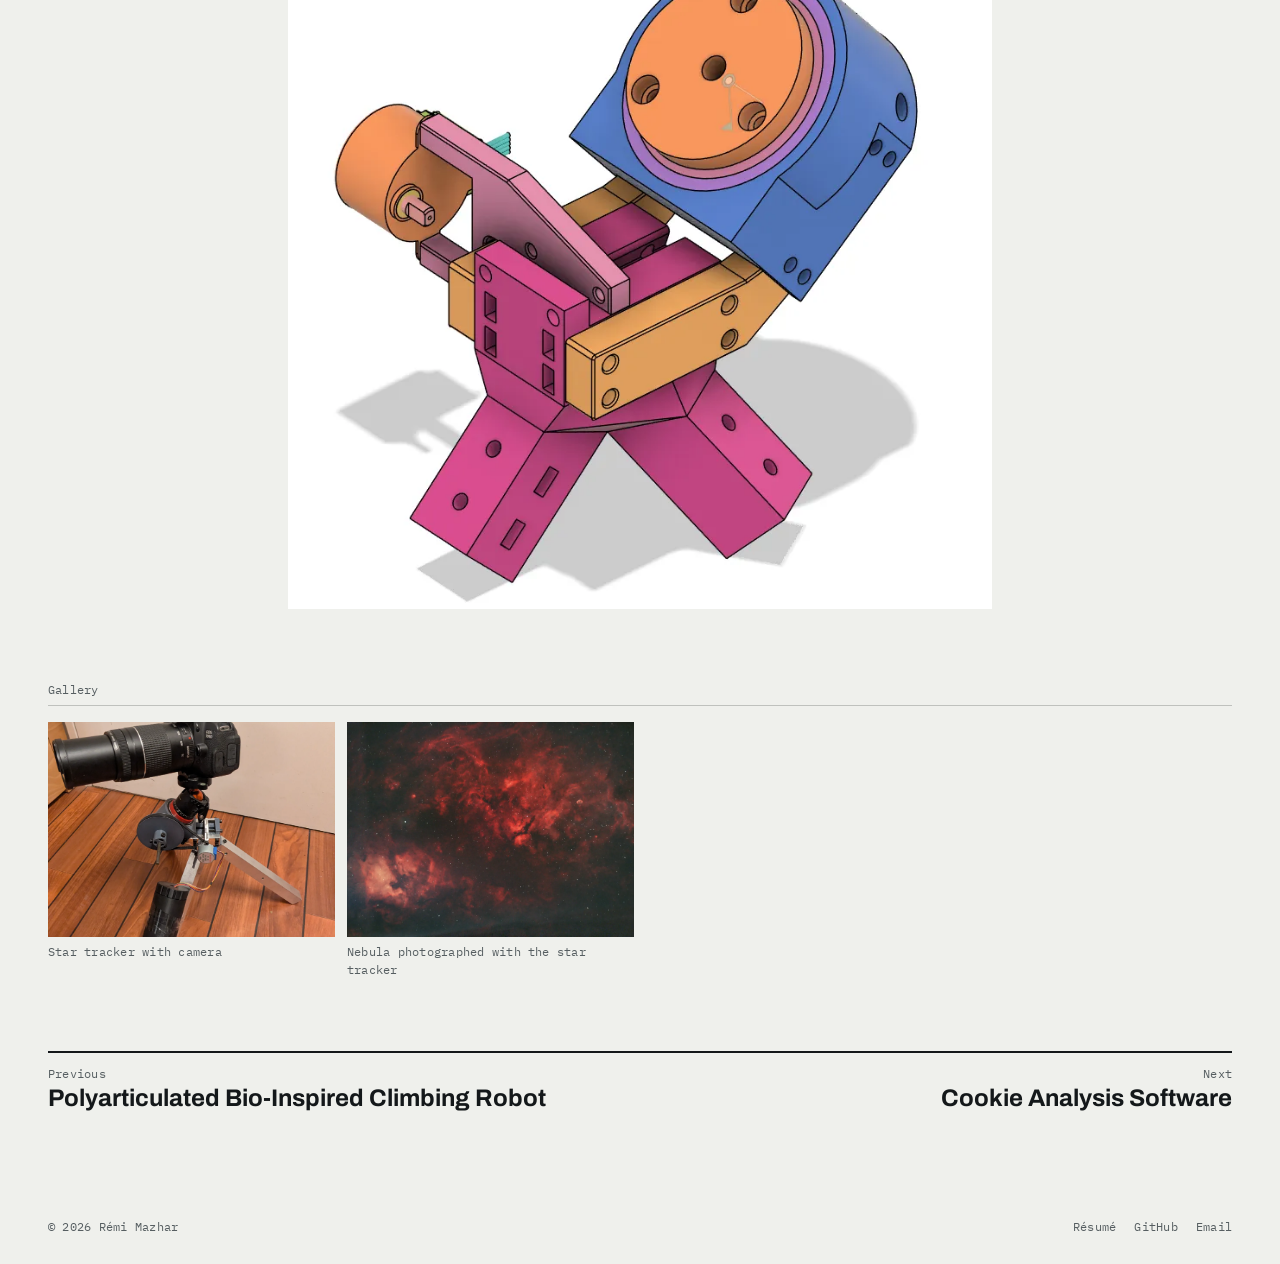
<file: projects/star-tracker/index.html>
<!doctype html>
<html lang="en">
<head>
<meta charset="utf-8">
<meta name="viewport" content="width=device-width, initial-scale=1">
<title>Ultra-Compact Star Tracker · Rémi Mazhar</title>
<meta name="description" content="A backpack-sized star tracker built on a 50€ budget, with about 20 arcseconds of tracking precision.">
<meta property="og:title" content="Ultra-Compact Star Tracker · Rémi Mazhar">
<meta property="og:description" content="A backpack-sized star tracker built on a 50€ budget, with about 20 arcseconds of tracking precision.">
<meta property="og:type" content="website"><meta property="og:url" content="https://remimazhar.com/projects/star-tracker/"><meta property="og:image" content="https://remimazhar.com/projects/star-tracker/cover.jpg">
<link rel="icon" href="../../theme/favicon.svg" type="image/svg+xml">
<link rel="preload" href="../../theme/fonts/archivo-variable.woff2" as="font" type="font/woff2" crossorigin>
<link rel="stylesheet" href="../../theme/style.css">
<script src="../../theme/site.js" defer></script>
</head>
<body>
<a class="skip" href="#main">Skip to content</a>
<header class="topbar wrap">
  <a class="topbar-name" href="../../index.html">Rémi Mazhar</a>
  <nav aria-label="Main">
    <a href="../../index.html#projects">Projects</a>
    <a href="../../index.html#about">About</a>
    <a href="../../assets/resume.pdf">Résumé</a><a href="https://github.com/RemiMazhar">GitHub</a><a href="mailto:remi.mazhar@polytechnique.edu">Email</a>
  </nav>
</header>
<main id="main">
<div class="wrap project">
  <p class="back"><a href="../../index.html#projects">← All projects</a></p>
  <header class="project-head">
    <p class="meta"><span>06</span><span>2024 – 2025</span></p>
    <h1>Ultra-Compact Star Tracker</h1>
  </header>
  <div class="project-summary">
    <div class="lead"><p>Designed, machined and assembled an extremely compact, light and cheap star tracker to do long-exposure astrophotography with minimal equipment and setup time. Unlike my telescope mount, it is designed to be used with a relatively short (150mm) focal length, which is much more forgiving.</p></div>
    <div class="project-side"><section><h2>Accomplishments</h2><ul><li>Achieved about 20 arcseconds tracking precision</li><li>Enabled long-exposure astrophotography on a 50€ budget</li><li>Fits in a backpack</li></ul></section><section><h2>Skills</h2><ul class="tags"><li>Arduino</li><li>CAD (Fusion 360)</li><li>3D Printing</li><li>CNC Machining</li><li>Mechanical Assembly</li><li>Mechatronics</li></ul></section></div>
  </div>
  <div class="project-hero"><video controls playsinline preload="none" poster="cover.jpg" src="cover.mp4"></video></div>
  <article class="prose"><h2>Motivation</h2>
<p>I've had a big SCT telescope with a computerized mount for some time now (see my project "Restored Computerized Telescope Mount"), which has excellent performance but is very heavy and takes very long to setup. Moreover, it has a fixed 2000mm focal length, and I wanted to experiment with wider field astrophotography. I needed a star tracker, a small device that makes a camera rotate at a constant speed to compensate for the Earth's rotation. Instead of buying one which is expensive (&gt;200€), I decided to make one, with the additional challenges of keeping the total budget under 50€ and making it fit into a backpack.</p>
<h2>Version 1</h2>
<p>My first idea relied on the "barn door tracker" architecture, a traditional "DIY" star tracker design that is typically manual, big, and unprecise. It works by controlling the distance between 2 "planks" with a leadscrew. As my version used a precise motor, I didn't need very long planks, so I was able to use precise 3D printed parts.</p>
<figure><a class="zoom" href="version-1-render.webp" data-caption="Version 1: 3D-printed barn door tracker opening in three positions"><img src="version-1-render.webp" alt="Version 1: 3D-printed barn door tracker opening in three positions" loading="lazy"></a></figure>
<p>The main issue was alignment. The axis of the star tracker has to be aligned with the Earth's polar axis. For that reason, the star tracker had to be placed on a tripod. Unfortunately, the only tripod that could fit within the budget was far from sturdy enough.</p>
<h2>Version 2</h2>
<p>The second version solved the tripod issue by getting rid of it entirely. Instead of relying on a flimsy orientable tripod to orient the star tracker, I chose to make a fixed tripod with the inclination necessary for my latitude. I made it from short aluminum extrusions, which makes it very sturdy, easy to assemble, and very compact, at the cost of flexibility: it can only function within 1-2° of Paris' latitude and has to be placed towards the North.</p>
<figure><a class="zoom" href="version-2-photos.webp" data-caption="Version 2 on its fixed aluminum tripod, with the camera in three positions"><img src="version-2-photos.webp" alt="Version 2 on its fixed aluminum tripod, with the camera in three positions" loading="lazy"></a></figure>
<h2>Version 3</h2>
<p>So far, my only fabrication machine was my personal 3D printer. When I got into Polytechnique, I suddenly gained access to a FabLab equipped with a CNC machine. I asked the manager to teach me how to use it, and after 10 hours of training, he gave me permission to use it autonomously, which only a handful of students are allowed to do.</p>
<p>That allowed me to rethink the design entirely, and make a much more compact one using aluminum pieces. This new one gets rid of the "barn door" architecture, opting for a more direct 2-stages reduction drive: first a 4:1 ratio is achieved with a timing belt, then a 64:1 worm drive further reduces speed.</p>
<figure><a class="zoom" href="version-3-render.webp" data-caption="Version 3: CAD render of the compact aluminum design"><img src="version-3-render.webp" alt="Version 3: CAD render of the compact aluminum design" loading="lazy"></a></figure></article>
  <section class="gallery"><h2>Gallery</h2><div class="gallery-grid"><figure><a class="tile zoom" href="gallery/01-star-tracker-with-camera.webp" data-caption="Star tracker with camera"><img src="gallery/01-star-tracker-with-camera.webp" alt="Star tracker with camera" loading="lazy"></a><figcaption>Star tracker with camera</figcaption></figure><figure><a class="tile zoom" href="gallery/02-nebula-photographed-with-the-star-tracker.webp" data-caption="Nebula photographed with the star tracker"><img src="gallery/02-nebula-photographed-with-the-star-tracker.webp" alt="Nebula photographed with the star tracker" loading="lazy"></a><figcaption>Nebula photographed with the star tracker</figcaption></figure></div></section>
  <nav class="pager" aria-label="More projects">
    <a class="pager-prev" href="../climbing-robot/index.html"><span class="meta">Previous</span><span class="pager-title">Polyarticulated Bio-Inspired Climbing Robot</span></a>
    <a class="pager-next" href="../cookie-analysis/index.html"><span class="meta">Next</span><span class="pager-title">Cookie Analysis Software</span></a>
  </nav>
</div>
</main>
<footer class="footer wrap">
  <span>© 2026 Rémi Mazhar</span>
  <span class="footer-links"><a href="../../assets/resume.pdf">Résumé</a><a href="https://github.com/RemiMazhar">GitHub</a><a href="mailto:remi.mazhar@polytechnique.edu">Email</a></span>
</footer>
</body>
</html>
</file>
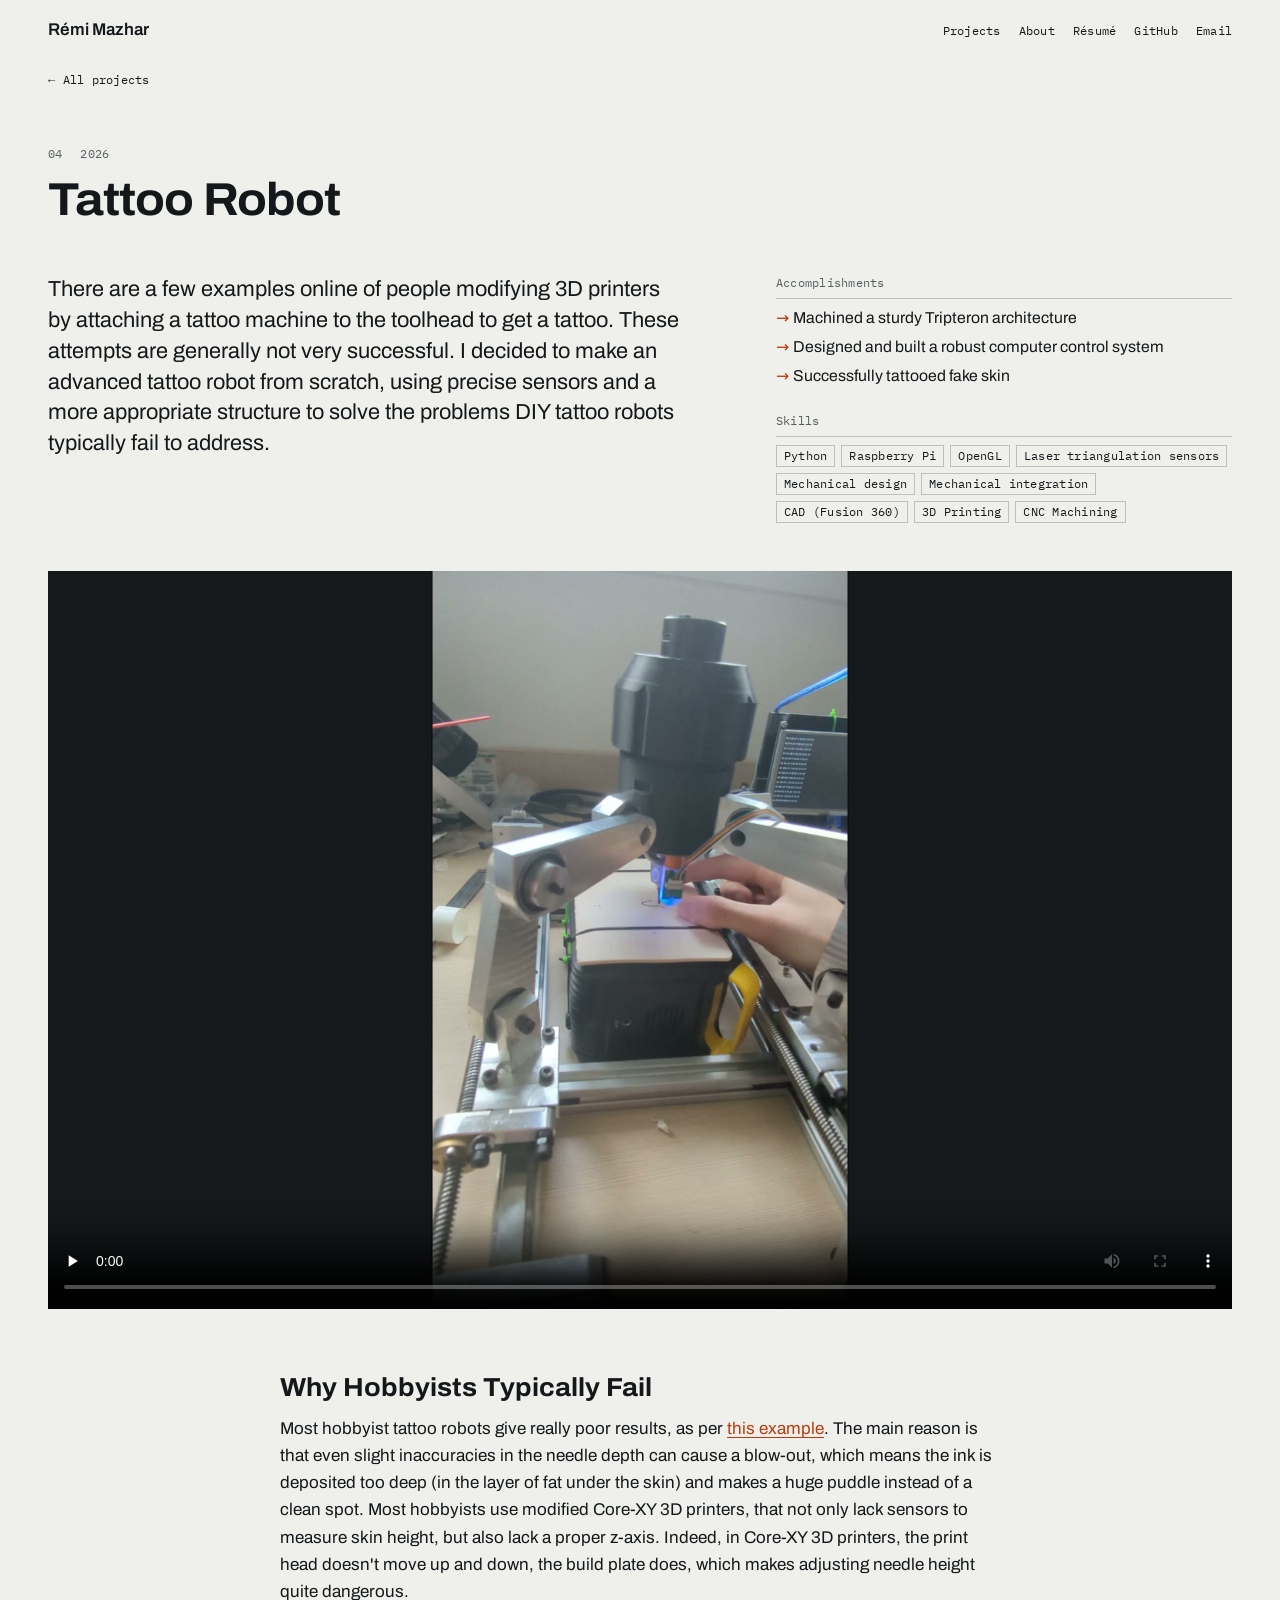
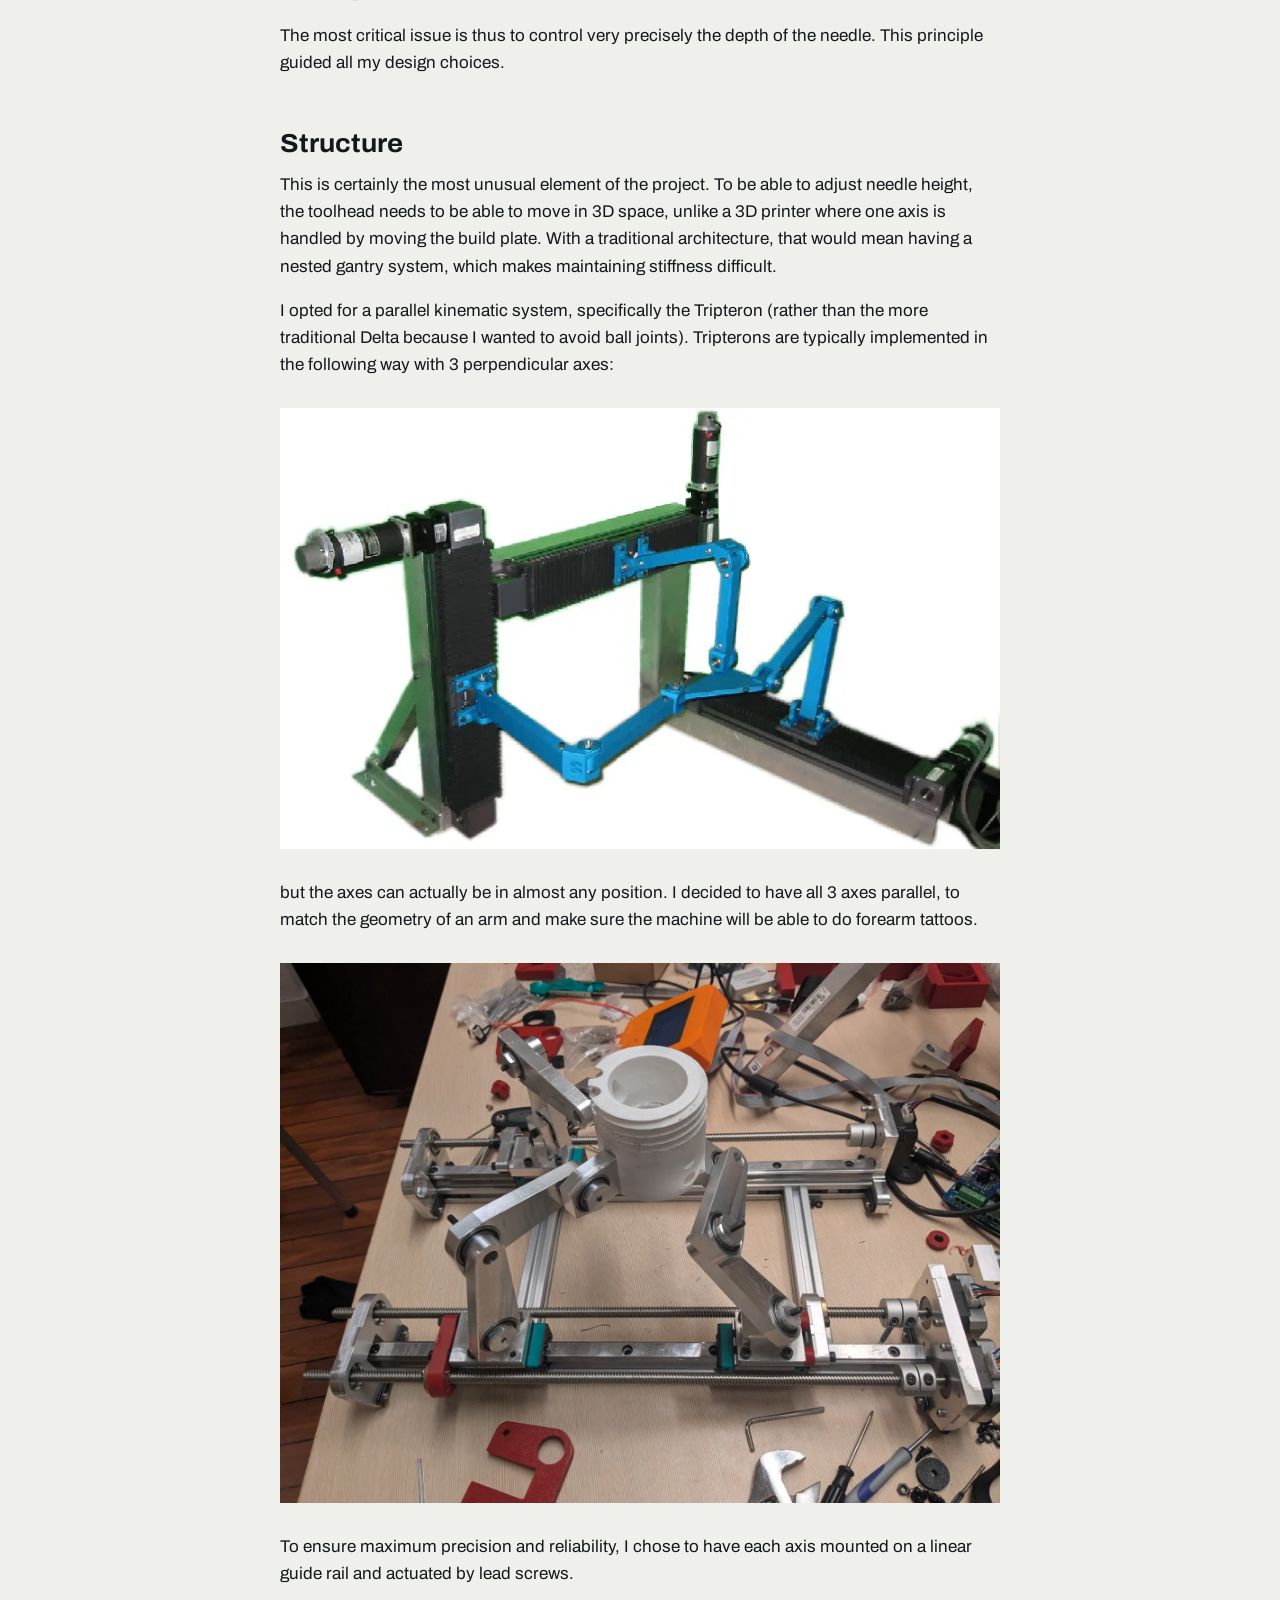
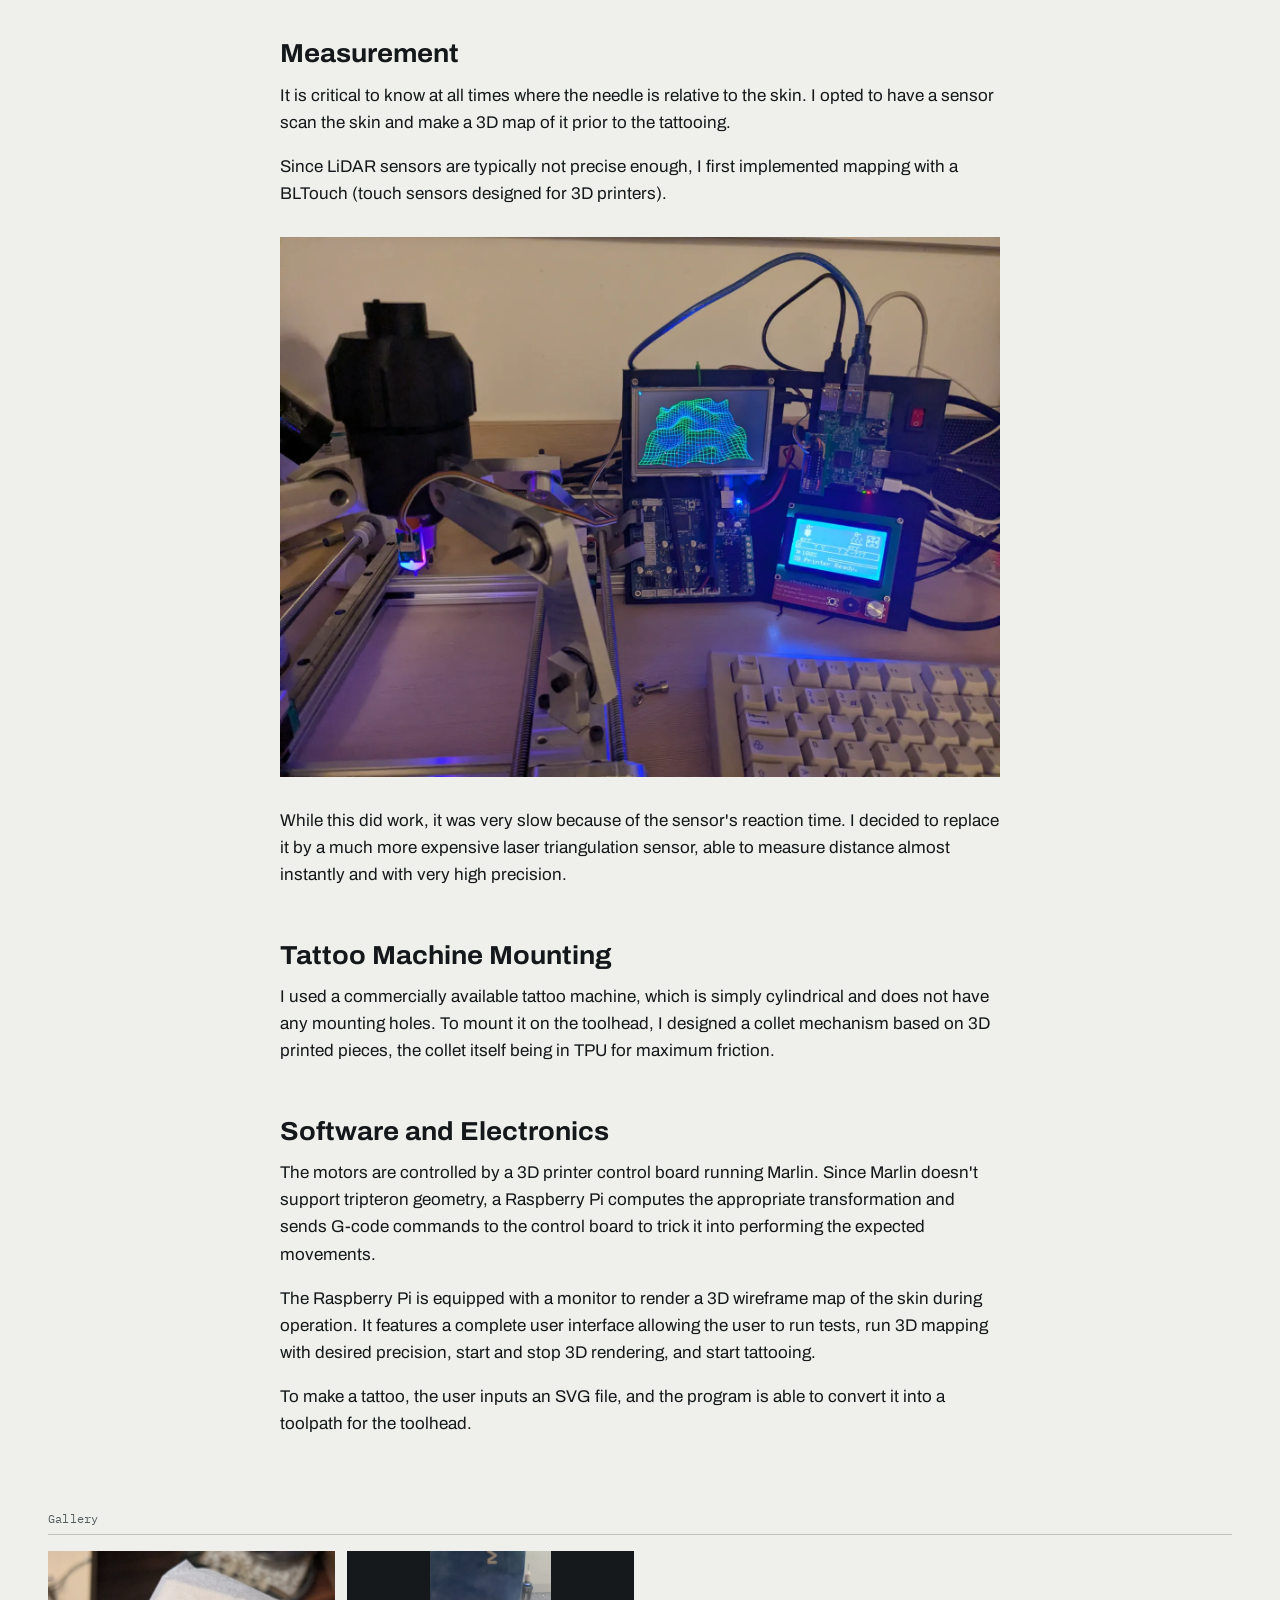
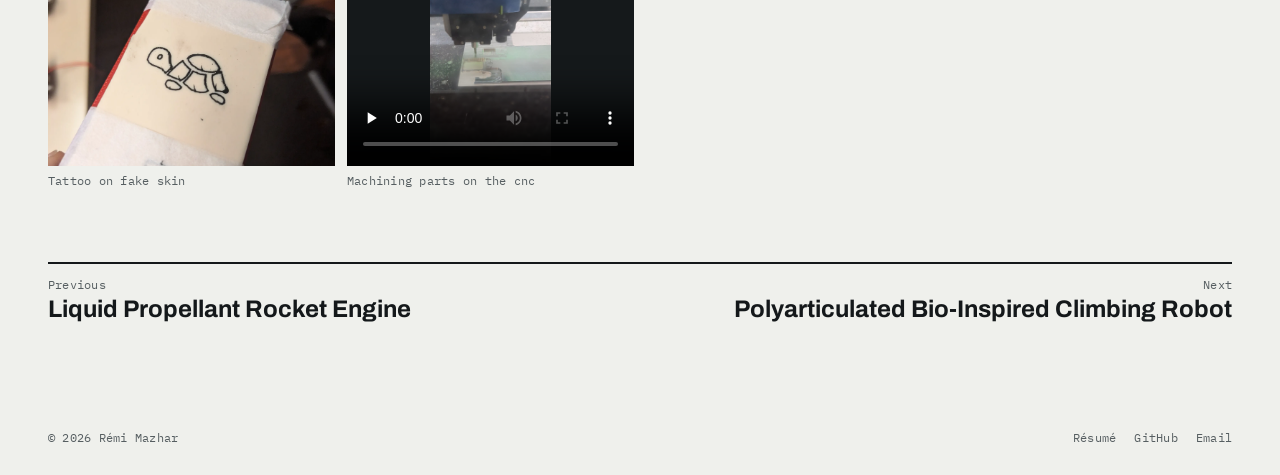
<file: projects/tattoo-robot/index.html>
<!doctype html>
<html lang="en">
<head>
<meta charset="utf-8">
<meta name="viewport" content="width=device-width, initial-scale=1">
<title>Tattoo Robot · Rémi Mazhar</title>
<meta name="description" content="A tattoo robot built from scratch, with Tripteron kinematics and laser mapping of the skin.">
<meta property="og:title" content="Tattoo Robot · Rémi Mazhar">
<meta property="og:description" content="A tattoo robot built from scratch, with Tripteron kinematics and laser mapping of the skin.">
<meta property="og:type" content="website"><meta property="og:url" content="https://remimazhar.com/projects/tattoo-robot/"><meta property="og:image" content="https://remimazhar.com/projects/tattoo-robot/cover.jpg">
<link rel="icon" href="../../theme/favicon.svg" type="image/svg+xml">
<link rel="preload" href="../../theme/fonts/archivo-variable.woff2" as="font" type="font/woff2" crossorigin>
<link rel="stylesheet" href="../../theme/style.css">
<script src="../../theme/site.js" defer></script>
</head>
<body>
<a class="skip" href="#main">Skip to content</a>
<header class="topbar wrap">
  <a class="topbar-name" href="../../index.html">Rémi Mazhar</a>
  <nav aria-label="Main">
    <a href="../../index.html#projects">Projects</a>
    <a href="../../index.html#about">About</a>
    <a href="../../assets/resume.pdf">Résumé</a><a href="https://github.com/RemiMazhar">GitHub</a><a href="mailto:remi.mazhar@polytechnique.edu">Email</a>
  </nav>
</header>
<main id="main">
<div class="wrap project">
  <p class="back"><a href="../../index.html#projects">← All projects</a></p>
  <header class="project-head">
    <p class="meta"><span>04</span><span>2026</span></p>
    <h1>Tattoo Robot</h1>
  </header>
  <div class="project-summary">
    <div class="lead"><p>There are a few examples online of people modifying 3D printers by attaching a tattoo machine to the toolhead to get a tattoo. These attempts are generally not very successful. I decided to make an advanced tattoo robot from scratch, using precise sensors and a more appropriate structure to solve the problems DIY tattoo robots typically fail to address.</p></div>
    <div class="project-side"><section><h2>Accomplishments</h2><ul><li>Machined a sturdy Tripteron architecture</li><li>Designed and built a robust computer control system</li><li>Successfully tattooed fake skin</li></ul></section><section><h2>Skills</h2><ul class="tags"><li>Python</li><li>Raspberry Pi</li><li>OpenGL</li><li>Laser triangulation sensors</li><li>Mechanical design</li><li>Mechanical integration</li><li>CAD (Fusion 360)</li><li>3D Printing</li><li>CNC Machining</li></ul></section></div>
  </div>
  <div class="project-hero"><video controls playsinline preload="none" poster="cover.jpg" src="cover.mp4"></video></div>
  <article class="prose"><h2>Why Hobbyists Typically Fail</h2>
<p>Most hobbyist tattoo robots give really poor results, as per <a href="https://www.youtube.com/watch?v=byY_M9Cyu_I">this example</a>. The main reason is that even slight inaccuracies in the needle depth can cause a blow-out, which means the ink is deposited too deep (in the layer of fat under the skin) and makes a huge puddle instead of a clean spot. Most hobbyists use modified Core-XY 3D printers, that not only lack sensors to measure skin height, but also lack a proper z-axis. Indeed, in Core-XY 3D printers, the print head doesn't move up and down, the build plate does, which makes adjusting needle height quite dangerous.</p>
<p>The most critical issue is thus to control very precisely the depth of the needle. This principle guided all my design choices.</p>
<h2>Structure</h2>
<p>This is certainly the most unusual element of the project. To be able to adjust needle height, the toolhead needs to be able to move in 3D space, unlike a 3D printer where one axis is handled by moving the build plate. With a traditional architecture, that would mean having a nested gantry system, which makes maintaining stiffness difficult.</p>
<p>I opted for a parallel kinematic system, specifically the Tripteron (rather than the more traditional Delta because I wanted to avoid ball joints). Tripterons are typically implemented in the following way with 3 perpendicular axes:</p>
<figure><a class="zoom" href="tripteron-render.webp" data-caption="Tripteron mechanism with three perpendicular axes"><img src="tripteron-render.webp" alt="Tripteron mechanism with three perpendicular axes" loading="lazy"></a></figure>
<p>but the axes can actually be in almost any position. I decided to have all 3 axes parallel, to match the geometry of an arm and make sure the machine will be able to do forearm tattoos.</p>
<figure><a class="zoom" href="tripteron-parallel-axes.webp" data-caption="The robot&#x27;s Tripteron assembly, with all three axes parallel"><img src="tripteron-parallel-axes.webp" alt="The robot&#x27;s Tripteron assembly, with all three axes parallel" loading="lazy"></a></figure>
<p>To ensure maximum precision and reliability, I chose to have each axis mounted on a linear guide rail and actuated by lead screws.</p>
<h2>Measurement</h2>
<p>It is critical to know at all times where the needle is relative to the skin. I opted to have a sensor scan the skin and make a 3D map of it prior to the tattooing.</p>
<p>Since LiDAR sensors are typically not precise enough, I first implemented mapping with a BLTouch (touch sensors designed for 3D printers).</p>
<figure><a class="zoom" href="skin-map-on-monitor.webp" data-caption="3D map of the skin displayed on the Raspberry Pi monitor"><img src="skin-map-on-monitor.webp" alt="3D map of the skin displayed on the Raspberry Pi monitor" loading="lazy"></a></figure>
<p>While this did work, it was very slow because of the sensor's reaction time. I decided to replace it by a much more expensive laser triangulation sensor, able to measure distance almost instantly and with very high precision.</p>
<h2>Tattoo Machine Mounting</h2>
<p>I used a commercially available tattoo machine, which is simply cylindrical and does not have any mounting holes. To mount it on the toolhead, I designed a collet mechanism based on 3D printed pieces, the collet itself being in TPU for maximum friction.</p>
<h2>Software and Electronics</h2>
<p>The motors are controlled by a 3D printer control board running Marlin. Since Marlin doesn't support tripteron geometry, a Raspberry Pi computes the appropriate transformation and sends G-code commands to the control board to trick it into performing the expected movements.</p>
<p>The Raspberry Pi is equipped with a monitor to render a 3D wireframe map of the skin during operation. It features a complete user interface allowing the user to run tests, run 3D mapping with desired precision, start and stop 3D rendering, and start tattooing.</p>
<p>To make a tattoo, the user inputs an SVG file, and the program is able to convert it into a toolpath for the toolhead.</p></article>
  <section class="gallery"><h2>Gallery</h2><div class="gallery-grid"><figure><a class="tile zoom" href="gallery/01-tattoo-on-fake-skin.webp" data-caption="Tattoo on fake skin"><img src="gallery/01-tattoo-on-fake-skin.webp" alt="Tattoo on fake skin" loading="lazy"></a><figcaption>Tattoo on fake skin</figcaption></figure><figure><div class="tile tile-video"><video controls playsinline aria-label="Machining parts on the cnc" preload="none" poster="gallery/02-machining-parts-on-the-cnc.jpg" src="gallery/02-machining-parts-on-the-cnc.mp4"></video></div><figcaption>Machining parts on the cnc</figcaption></figure></div></section>
  <nav class="pager" aria-label="More projects">
    <a class="pager-prev" href="../rocket-engine/index.html"><span class="meta">Previous</span><span class="pager-title">Liquid Propellant Rocket Engine</span></a>
    <a class="pager-next" href="../climbing-robot/index.html"><span class="meta">Next</span><span class="pager-title">Polyarticulated Bio-Inspired Climbing Robot</span></a>
  </nav>
</div>
</main>
<footer class="footer wrap">
  <span>© 2026 Rémi Mazhar</span>
  <span class="footer-links"><a href="../../assets/resume.pdf">Résumé</a><a href="https://github.com/RemiMazhar">GitHub</a><a href="mailto:remi.mazhar@polytechnique.edu">Email</a></span>
</footer>
</body>
</html>
</file>
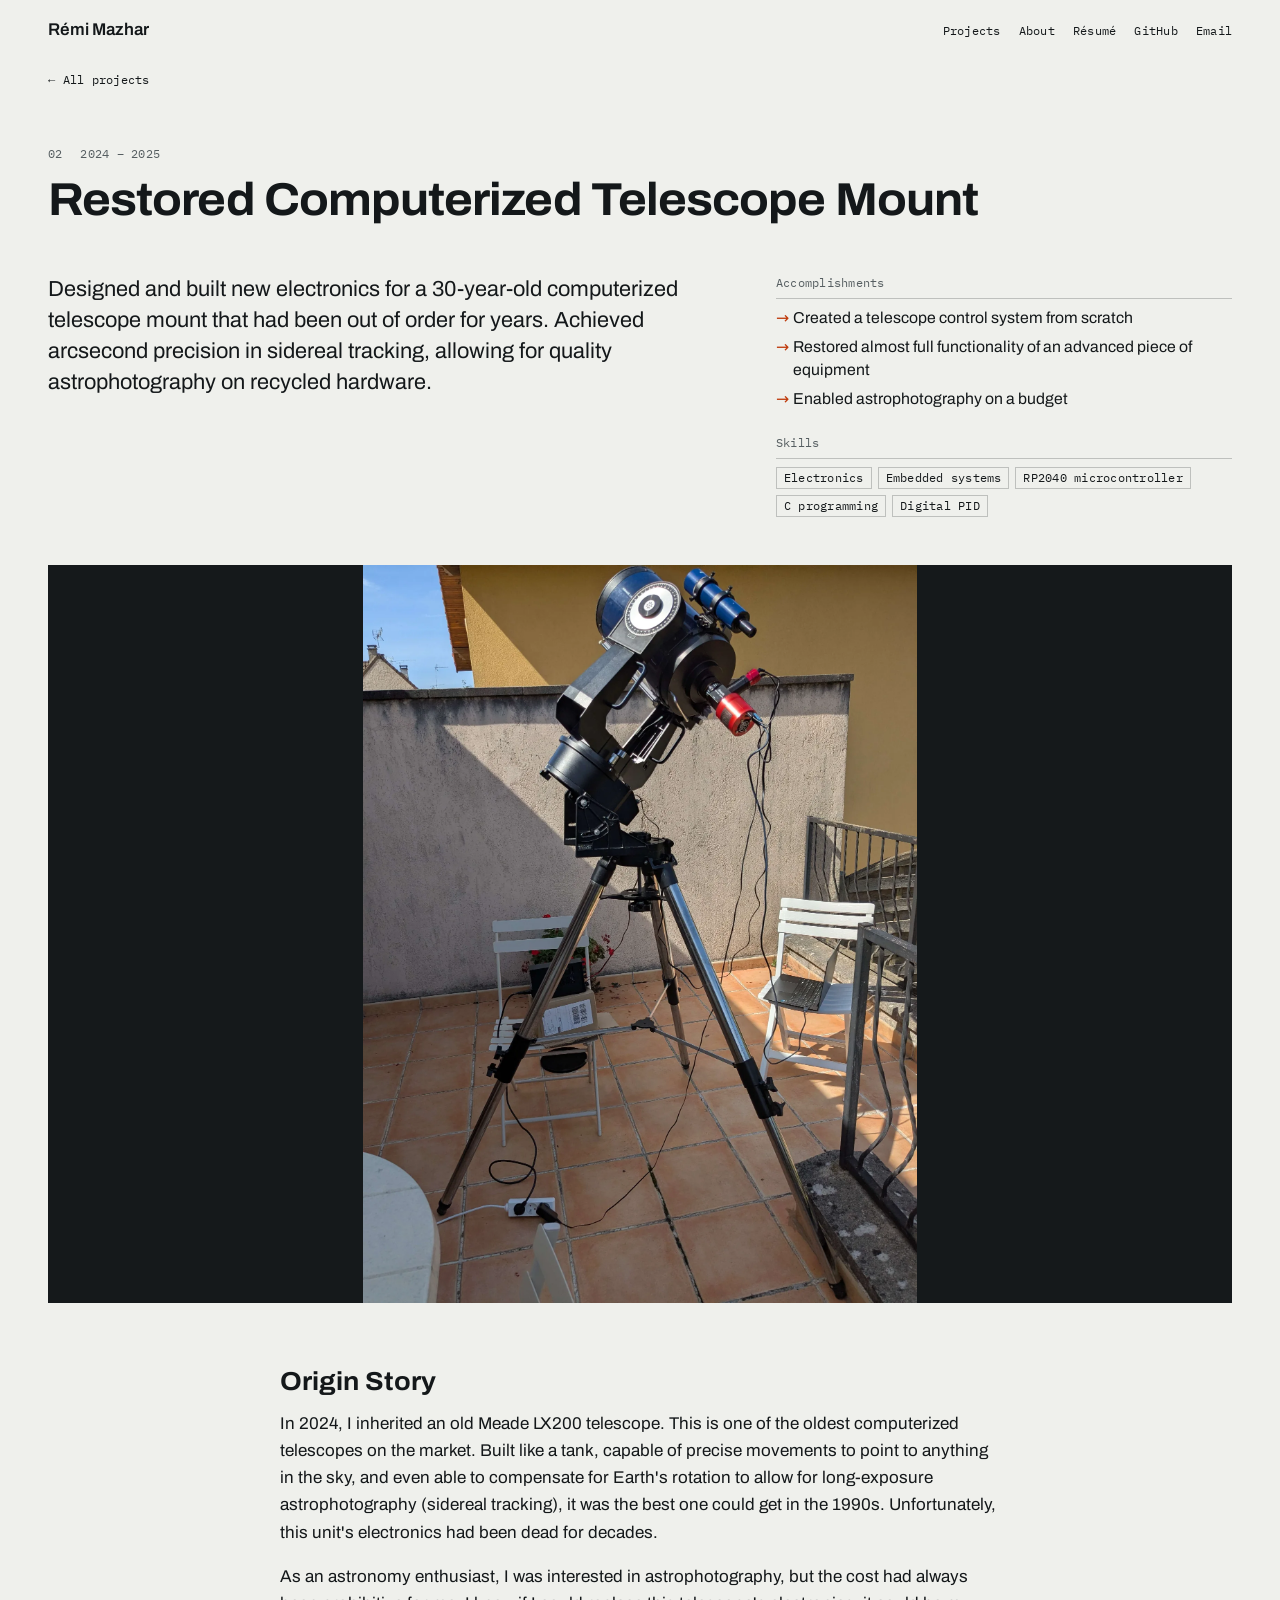
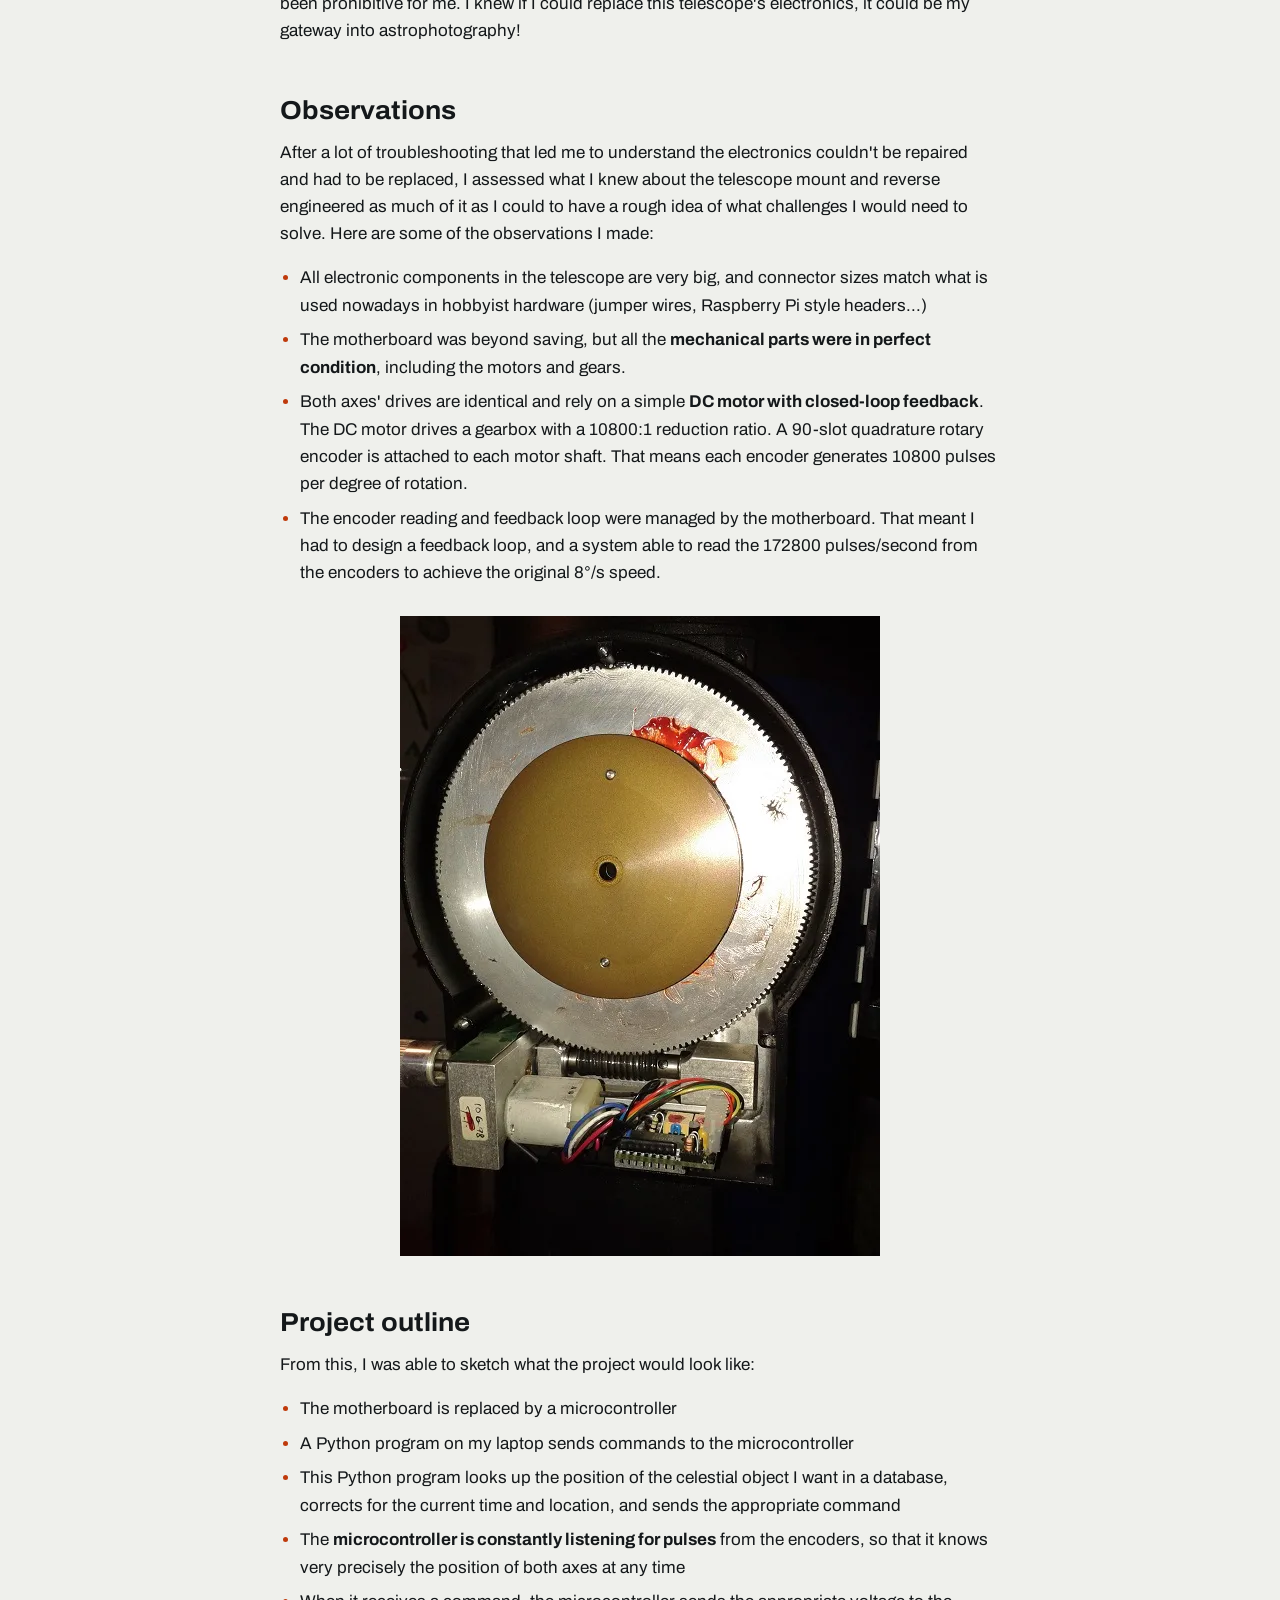
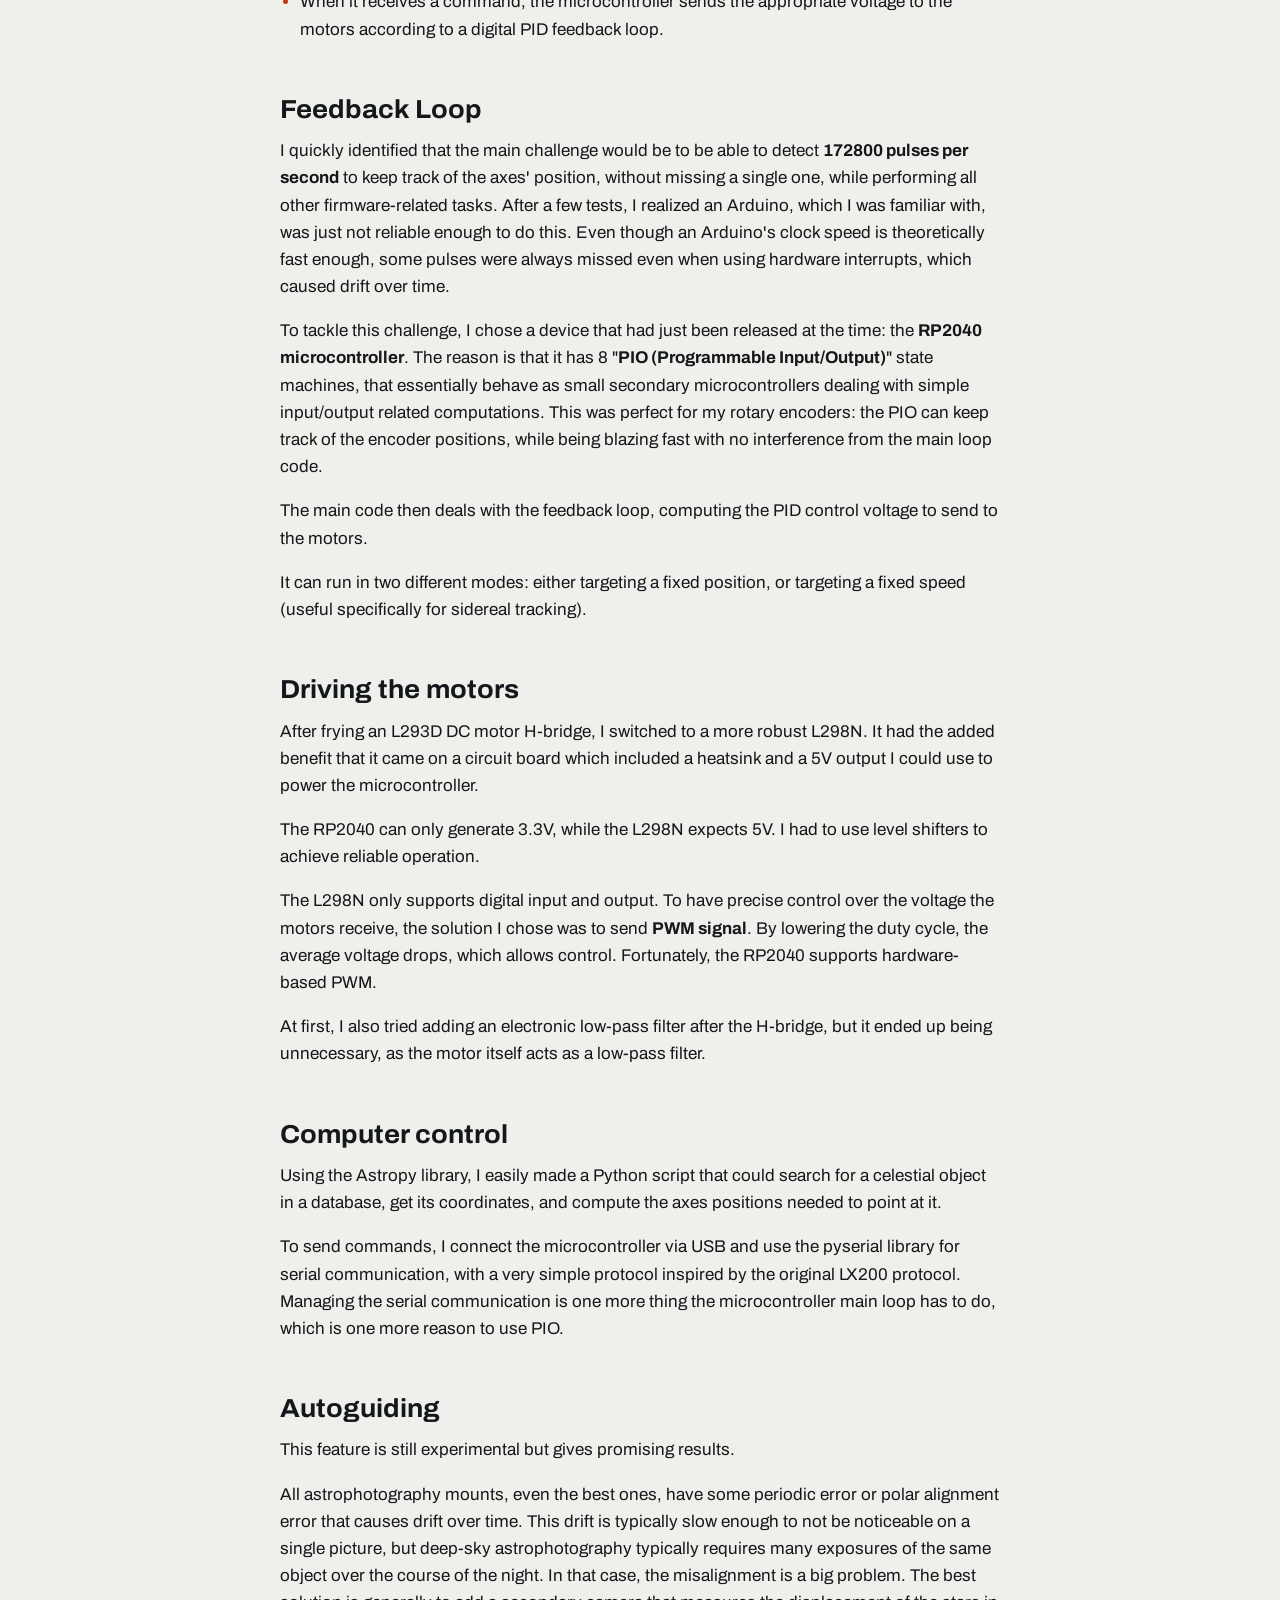
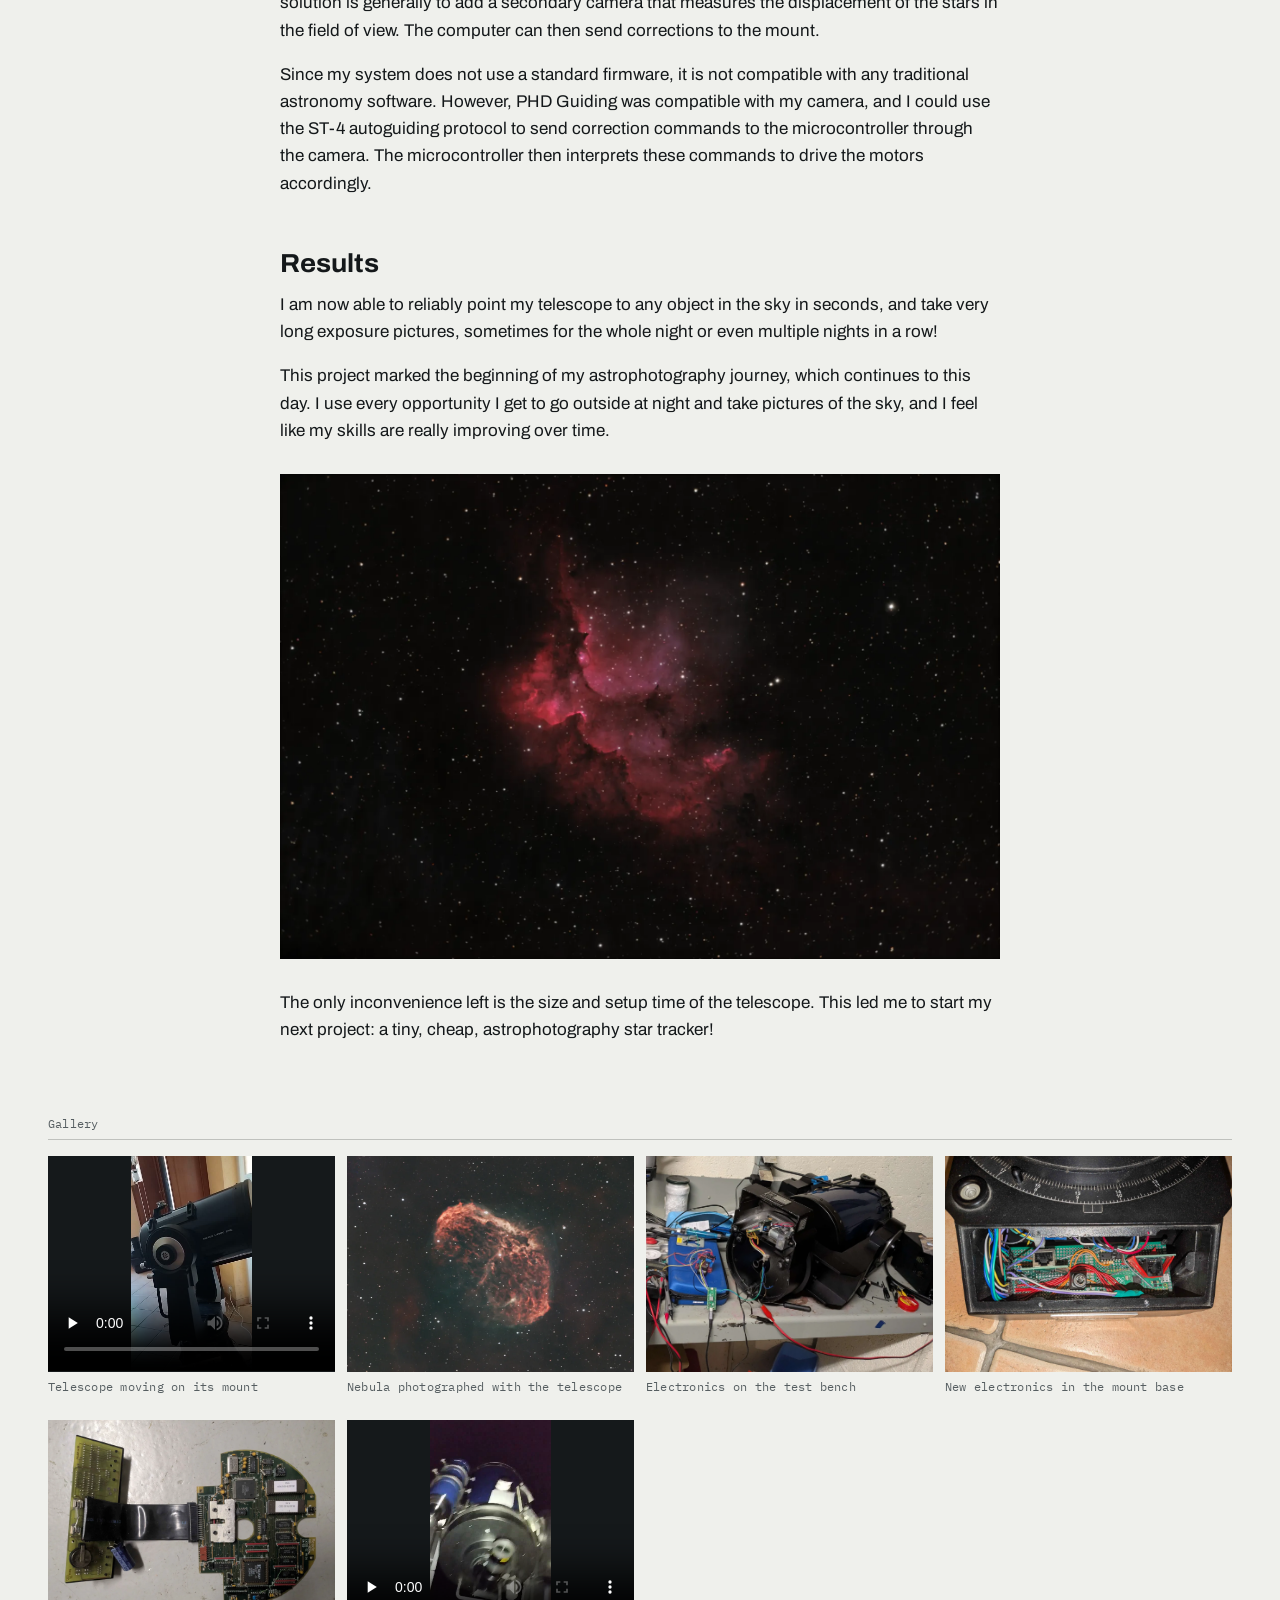
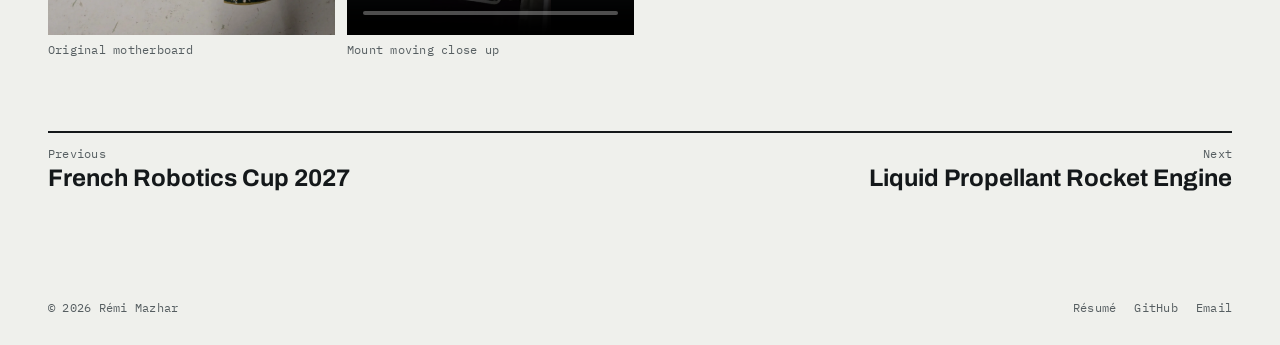
<file: projects/telescope-mount/index.html>
<!doctype html>
<html lang="en">
<head>
<meta charset="utf-8">
<meta name="viewport" content="width=device-width, initial-scale=1">
<title>Restored Computerized Telescope Mount · Rémi Mazhar</title>
<meta name="description" content="New electronics for a 30-year-old computerized telescope mount, tracking the sky with arcsecond precision.">
<meta property="og:title" content="Restored Computerized Telescope Mount · Rémi Mazhar">
<meta property="og:description" content="New electronics for a 30-year-old computerized telescope mount, tracking the sky with arcsecond precision.">
<meta property="og:type" content="website"><meta property="og:url" content="https://remimazhar.com/projects/telescope-mount/"><meta property="og:image" content="https://remimazhar.com/projects/telescope-mount/cover.webp">
<link rel="icon" href="../../theme/favicon.svg" type="image/svg+xml">
<link rel="preload" href="../../theme/fonts/archivo-variable.woff2" as="font" type="font/woff2" crossorigin>
<link rel="stylesheet" href="../../theme/style.css">
<script src="../../theme/site.js" defer></script>
</head>
<body>
<a class="skip" href="#main">Skip to content</a>
<header class="topbar wrap">
  <a class="topbar-name" href="../../index.html">Rémi Mazhar</a>
  <nav aria-label="Main">
    <a href="../../index.html#projects">Projects</a>
    <a href="../../index.html#about">About</a>
    <a href="../../assets/resume.pdf">Résumé</a><a href="https://github.com/RemiMazhar">GitHub</a><a href="mailto:remi.mazhar@polytechnique.edu">Email</a>
  </nav>
</header>
<main id="main">
<div class="wrap project">
  <p class="back"><a href="../../index.html#projects">← All projects</a></p>
  <header class="project-head">
    <p class="meta"><span>02</span><span>2024 – 2025</span></p>
    <h1>Restored Computerized Telescope Mount</h1>
  </header>
  <div class="project-summary">
    <div class="lead"><p>Designed and built new electronics for a 30-year-old computerized telescope mount that had been out of order for years. Achieved arcsecond precision in sidereal tracking, allowing for quality astrophotography on recycled hardware.</p></div>
    <div class="project-side"><section><h2>Accomplishments</h2><ul><li>Created a telescope control system from scratch</li><li>Restored almost full functionality of an advanced piece of equipment</li><li>Enabled astrophotography on a budget</li></ul></section><section><h2>Skills</h2><ul class="tags"><li>Electronics</li><li>Embedded systems</li><li>RP2040 microcontroller</li><li>C programming</li><li>Digital PID</li></ul></section></div>
  </div>
  <div class="project-hero"><a class="zoom" href="cover.webp" data-caption="Restored Computerized Telescope Mount"><img src="cover.webp" alt="Restored Computerized Telescope Mount"></a></div>
  <article class="prose"><h2>Origin Story</h2>
<p>In 2024, I inherited an old Meade LX200 telescope. This is one of the oldest computerized telescopes on the market. Built like a tank, capable of precise movements to point to anything in the sky, and even able to compensate for Earth's rotation to allow for long-exposure astrophotography (sidereal tracking), it was the best one could get in the 1990s. Unfortunately, this unit's electronics had been dead for decades.</p>
<p>As an astronomy enthusiast, I was interested in astrophotography, but the cost had always been prohibitive for me. I knew if I could replace this telescope's electronics, it could be my gateway into astrophotography!</p>
<h2>Observations</h2>
<p>After a lot of troubleshooting that led me to understand the electronics couldn't be repaired and had to be replaced, I assessed what I knew about the telescope mount and reverse engineered as much of it as I could to have a rough idea of what challenges I would need to solve. Here are some of the observations I made:</p>
<ul><li>All electronic components in the telescope are very big, and connector sizes match what is used nowadays in hobbyist hardware (jumper wires, Raspberry Pi style headers...)</li><li>The motherboard was beyond saving, but all the <strong>mechanical parts were in perfect condition</strong>, including the motors and gears.</li><li>Both axes' drives are identical and rely on a simple <strong>DC motor with closed-loop feedback</strong>. The DC motor drives a gearbox with a 10800:1 reduction ratio. A 90-slot quadrature rotary encoder is attached to each motor shaft. That means each encoder generates 10800 pulses per degree of rotation.</li><li>The encoder reading and feedback loop were managed by the motherboard. That meant I had to design a feedback loop, and a system able to read the 172800 pulses/second from the encoders to achieve the original 8°/s speed.</li></ul>
<figure><a class="zoom" href="mount-drive-gear-and-motor.webp" data-caption="Inside the mount: the large drive gear, DC motor and encoder"><img src="mount-drive-gear-and-motor.webp" alt="Inside the mount: the large drive gear, DC motor and encoder" loading="lazy"></a></figure>
<h2>Project outline</h2>
<p>From this, I was able to sketch what the project would look like:</p>
<ul><li>The motherboard is replaced by a microcontroller</li><li>A Python program on my laptop sends commands to the microcontroller</li><li>This Python program looks up the position of the celestial object I want in a database, corrects for the current time and location, and sends the appropriate command</li><li>The <strong>microcontroller is constantly listening for pulses</strong> from the encoders, so that it knows very precisely the position of both axes at any time</li><li>When it receives a command, the microcontroller sends the appropriate voltage to the motors according to a digital PID feedback loop.</li></ul>
<h2>Feedback Loop</h2>
<p>I quickly identified that the main challenge would be to be able to detect <strong>172800 pulses per second</strong> to keep track of the axes' position, without missing a single one, while performing all other firmware-related tasks. After a few tests, I realized an Arduino, which I was familiar with, was just not reliable enough to do this. Even though an Arduino's clock speed is theoretically fast enough, some pulses were always missed even when using hardware interrupts, which caused drift over time.</p>
<p>To tackle this challenge, I chose a device that had just been released at the time: the <strong>RP2040 microcontroller</strong>. The reason is that it has 8 "<strong>PIO (Programmable Input/Output)</strong>" state machines, that essentially behave as small secondary microcontrollers dealing with simple input/output related computations. This was perfect for my rotary encoders: the PIO can keep track of the encoder positions, while being blazing fast with no interference from the main loop code.</p>
<p>The main code then deals with the feedback loop, computing the PID control voltage to send to the motors.</p>
<p>It can run in two different modes: either targeting a fixed position, or targeting a fixed speed (useful specifically for sidereal tracking).</p>
<h2>Driving the motors</h2>
<p>After frying an L293D DC motor H-bridge, I switched to a more robust L298N. It had the added benefit that it came on a circuit board which included a heatsink and a 5V output I could use to power the microcontroller.</p>
<p>The RP2040 can only generate 3.3V, while the L298N expects 5V. I had to use level shifters to achieve reliable operation.</p>
<p>The L298N only supports digital input and output. To have precise control over the voltage the motors receive, the solution I chose was to send <strong>PWM signal</strong>. By lowering the duty cycle, the average voltage drops, which allows control. Fortunately, the RP2040 supports hardware-based PWM.</p>
<p>At first, I also tried adding an electronic low-pass filter after the H-bridge, but it ended up being unnecessary, as the motor itself acts as a low-pass filter.</p>
<h2>Computer control</h2>
<p>Using the Astropy library, I easily made a Python script that could search for a celestial object in a database, get its coordinates, and compute the axes positions needed to point at it.</p>
<p>To send commands, I connect the microcontroller via USB and use the pyserial library for serial communication, with a very simple protocol inspired by the original LX200 protocol. Managing the serial communication is one more thing the microcontroller main loop has to do, which is one more reason to use PIO.</p>
<h2>Autoguiding</h2>
<p>This feature is still experimental but gives promising results.</p>
<p>All astrophotography mounts, even the best ones, have some periodic error or polar alignment error that causes drift over time. This drift is typically slow enough to not be noticeable on a single picture, but deep-sky astrophotography typically requires many exposures of the same object over the course of the night. In that case, the misalignment is a big problem. The best solution is generally to add a secondary camera that measures the displacement of the stars in the field of view. The computer can then send corrections to the mount.</p>
<p>Since my system does not use a standard firmware, it is not compatible with any traditional astronomy software. However, PHD Guiding was compatible with my camera, and I could use the ST-4 autoguiding protocol to send correction commands to the microcontroller through the camera. The microcontroller then interprets these commands to drive the motors accordingly.</p>
<h2>Results</h2>
<p>I am now able to reliably point my telescope to any object in the sky in seconds, and take very long exposure pictures, sometimes for the whole night or even multiple nights in a row!</p>
<p>This project marked the beginning of my astrophotography journey, which continues to this day. I use every opportunity I get to go outside at night and take pictures of the sky, and I feel like my skills are really improving over time.</p>
<figure><a class="zoom" href="deep-sky-photo.webp" data-caption="Deep-sky photo of a red nebula taken with the restored telescope"><img src="deep-sky-photo.webp" alt="Deep-sky photo of a red nebula taken with the restored telescope" loading="lazy"></a></figure>
<p>The only inconvenience left is the size and setup time of the telescope. This led me to start my next project: a tiny, cheap, astrophotography star tracker!</p></article>
  <section class="gallery"><h2>Gallery</h2><div class="gallery-grid"><figure><div class="tile tile-video"><video controls playsinline aria-label="Telescope moving on its mount" preload="none" poster="gallery/01-telescope-moving-on-its-mount.jpg" src="gallery/01-telescope-moving-on-its-mount.mp4"></video></div><figcaption>Telescope moving on its mount</figcaption></figure><figure><a class="tile zoom" href="gallery/02-nebula-photographed-with-the-telescope.webp" data-caption="Nebula photographed with the telescope"><img src="gallery/02-nebula-photographed-with-the-telescope.webp" alt="Nebula photographed with the telescope" loading="lazy"></a><figcaption>Nebula photographed with the telescope</figcaption></figure><figure><a class="tile zoom" href="gallery/03-electronics-on-the-test-bench.webp" data-caption="Electronics on the test bench"><img src="gallery/03-electronics-on-the-test-bench.webp" alt="Electronics on the test bench" loading="lazy"></a><figcaption>Electronics on the test bench</figcaption></figure><figure><a class="tile zoom" href="gallery/04-new-electronics-in-the-mount-base.webp" data-caption="New electronics in the mount base"><img src="gallery/04-new-electronics-in-the-mount-base.webp" alt="New electronics in the mount base" loading="lazy"></a><figcaption>New electronics in the mount base</figcaption></figure><figure><a class="tile zoom" href="gallery/05-original-motherboard.webp" data-caption="Original motherboard"><img src="gallery/05-original-motherboard.webp" alt="Original motherboard" loading="lazy"></a><figcaption>Original motherboard</figcaption></figure><figure><div class="tile tile-video"><video controls playsinline aria-label="Mount moving close up" preload="none" poster="gallery/06-mount-moving-close-up.jpg" src="gallery/06-mount-moving-close-up.mp4"></video></div><figcaption>Mount moving close up</figcaption></figure></div></section>
  <nav class="pager" aria-label="More projects">
    <a class="pager-prev" href="../robotics-cup/index.html"><span class="meta">Previous</span><span class="pager-title">French Robotics Cup 2027</span></a>
    <a class="pager-next" href="../rocket-engine/index.html"><span class="meta">Next</span><span class="pager-title">Liquid Propellant Rocket Engine</span></a>
  </nav>
</div>
</main>
<footer class="footer wrap">
  <span>© 2026 Rémi Mazhar</span>
  <span class="footer-links"><a href="../../assets/resume.pdf">Résumé</a><a href="https://github.com/RemiMazhar">GitHub</a><a href="mailto:remi.mazhar@polytechnique.edu">Email</a></span>
</footer>
</body>
</html>
</file>
<file: theme/style.css>
/* Portfolio theme. To restyle the whole site, start with the colors just below. */

:root {
  --bg: #eff0ec;
  --surface: #e2e4de;
  --ink: #14181a;
  --muted: #565e61;
  --line: rgb(20 24 26 / 0.22);
  --accent: #bf3a0b;
  --stage: #15191b; /* behind videos and letterboxed pictures */
  --sans: "Archivo", system-ui, -apple-system, "Segoe UI", sans-serif;
  --mono: "IBM Plex Mono", ui-monospace, "SF Mono", Menlo, Consolas, monospace;
  --gutter: clamp(16px, 4vw, 48px);
}

@media (prefers-color-scheme: dark) {
  :root {
    --bg: #101315;
    --surface: #1b2023;
    --ink: #ebede8;
    --muted: #a0a8aa;
    --line: rgb(235 237 232 / 0.2);
    --accent: #ff8a57;
    --stage: #070909;
    color-scheme: dark;
  }
}

@font-face {
  font-family: "Archivo";
  src: url("fonts/archivo-variable.woff2") format("woff2");
  font-weight: 100 900;
  font-stretch: 62% 125%;
  font-display: swap;
}
@font-face {
  font-family: "IBM Plex Mono";
  src: url("fonts/ibm-plex-mono-400.woff2") format("woff2");
  font-weight: 400;
  font-display: swap;
}
@font-face {
  font-family: "IBM Plex Mono";
  src: url("fonts/ibm-plex-mono-500.woff2") format("woff2");
  font-weight: 500;
  font-display: swap;
}

*, *::before, *::after { box-sizing: border-box; }

html { -webkit-text-size-adjust: 100%; scroll-behavior: smooth; scroll-padding-top: 24px; }

body {
  margin: 0;
  background: var(--bg);
  color: var(--ink);
  font: 400 1.0625rem/1.6 var(--sans);
  -webkit-font-smoothing: antialiased;
}

img, video, iframe { display: block; max-width: 100%; }
figure { margin: 0; }
ul, ol { margin: 0; padding: 0; }
a { color: inherit; text-underline-offset: 0.18em; text-decoration-thickness: 1px; }
a:hover { color: var(--accent); }
:focus-visible { outline: 2px solid var(--accent); outline-offset: 3px; }

h1, h2, h3, h4 { margin: 0; font-weight: 700; line-height: 1.08; text-wrap: balance; }

.wrap { width: 100%; max-width: 1360px; margin-inline: auto; padding-inline: var(--gutter); }

.skip { position: absolute; left: -9999px; }
.skip:focus { left: var(--gutter); top: 8px; z-index: 10; background: var(--bg); padding: 8px 12px; }

/* The small monospace labels used throughout */
.meta, .topbar nav, .footer, .title-block dt, .project-side h2, .gallery h2, .card-skills,
.tags, .back, .row-side, figcaption, .about-block h3 {
  font-family: var(--mono);
  font-size: 0.75rem;
  line-height: 1.5;
  letter-spacing: 0.02em;
}
.meta { display: flex; gap: 1.5em; margin: 0; color: var(--muted); }

/* ---------- Top bar ---------- */
.topbar {
  display: flex;
  flex-wrap: wrap;
  align-items: baseline;
  justify-content: space-between;
  gap: 4px 24px;
  padding-block: 16px;
}
.topbar-name { font-weight: 600; text-decoration: none; }
.topbar nav { display: flex; flex-wrap: wrap; gap: 4px 18px; }
.topbar nav a, .footer a, .back a { text-decoration: none; }
.topbar nav a:hover, .footer a:hover, .back a:hover { text-decoration: underline; }

/* ---------- Home: hero ---------- */
.hero { padding-block: clamp(24px, 4vw, 48px) clamp(32px, 4.5vw, 56px); }
.hero h1 {
  font-size: clamp(2.125rem, 3.6vw, 3rem);
  font-stretch: 106%;
  font-weight: 700;
  letter-spacing: -0.02em;
  line-height: 1.1;
}
.hero-grid {
  display: grid;
  grid-template-columns: minmax(0, 7fr) minmax(0, 4fr);
  gap: 32px clamp(32px, 7vw, 112px);
  align-items: start;
}
.hero-headline {
  margin: 6px 0 16px;
  font-size: clamp(1.0625rem, 1.5vw, 1.25rem);
  font-weight: 500;
  line-height: 1.3;
  color: var(--accent);
  text-wrap: balance;
}
.hero-text p:not(.hero-headline) { margin: 0; max-width: 62ch; }
.hero-photo { width: 120px; height: 120px; object-fit: cover; border-radius: 50%; margin-bottom: 20px; }

/* The block of facts is drawn like the title block of an engineering drawing */
.title-block { margin: 0; border: 1px solid var(--line); }
.title-block > div {
  display: grid;
  grid-template-columns: 7.5em minmax(0, 1fr);
  border-bottom: 1px solid var(--line);
}
.title-block > div:last-child { border-bottom: 0; }
.title-block dt { padding: 9px 12px; color: var(--muted); border-right: 1px solid var(--line); }
.title-block dd { margin: 0; padding: 7px 12px; font-size: 0.9375rem; overflow-wrap: anywhere; }

/* ---------- Sections ---------- */
.section { padding-block: 0 clamp(56px, 8vw, 104px); }
.section-head {
  display: flex;
  justify-content: space-between;
  align-items: baseline;
  border-top: 2px solid var(--ink);
  padding-top: 12px;
  margin-bottom: 28px;
}
.section-head h2 { font-size: 1.5rem; font-stretch: 112%; }

/* ---------- Project preview cards ---------- */
.cards {
  list-style: none;
  display: grid;
  grid-template-columns: repeat(auto-fill, minmax(min(100%, 340px), 1fr));
  gap: 48px clamp(20px, 2.4vw, 32px);
}
.card a { display: block; height: 100%; text-decoration: none; }
.card a:hover { color: inherit; }
.card-media {
  position: relative;
  aspect-ratio: 4 / 3;
  overflow: hidden;
  background: var(--surface);
  margin-bottom: 12px;
}
.card-media img, .card-media video {
  width: 100%;
  height: 100%;
  object-fit: cover;
  transition: transform 0.5s cubic-bezier(0.2, 0.7, 0.2, 1);
}
.card a:hover .card-media img, .card a:hover .card-media video,
.card a:focus-visible .card-media img, .card a:focus-visible .card-media video { transform: scale(1.03); }
.card-empty {
  display: grid;
  place-items: center;
  height: 100%;
  font-size: 5rem;
  font-weight: 800;
  color: var(--muted);
}
.card-play {
  position: absolute;
  left: 10px;
  bottom: 10px;
  padding: 2px 8px;
  background: var(--stage);
  color: #fff;
  font: 500 0.6875rem/1.6 var(--mono);
}
.card-play::before { content: "▶ "; font-size: 0.8em; }
.card .meta { justify-content: space-between; }
.card h3 { margin-top: 6px; font-size: 1.3125rem; line-height: 1.15; transition: color 0.15s; }
.card a:hover h3, .card a:focus-visible h3 { color: var(--accent); }
.card-summary { margin: 8px 0 10px; color: var(--muted); font-size: 0.9875rem; line-height: 1.45; }
.card-skills { list-style: none; display: flex; flex-wrap: wrap; gap: 0 1.2em; color: var(--muted); }

/* ---------- About ---------- */
.about { display: grid; grid-template-columns: repeat(2, minmax(0, 1fr)); gap: 40px clamp(32px, 6vw, 88px); }
.about-block { min-width: 0; }
.about-block h3 { color: var(--muted); font-weight: 400; margin-bottom: 12px; }
.about-block ul { list-style: none; }
.about-block li { padding-block: 10px; border-top: 1px solid var(--line); line-height: 1.4; }
.about-block li:last-child { border-bottom: 1px solid var(--line); }
.row { display: grid; grid-template-columns: minmax(0, 1fr) auto; gap: 2px 16px; align-items: baseline; }
.row-side { color: var(--muted); white-space: nowrap; }
.row-detail { grid-column: 1 / -1; color: var(--muted); font-size: 0.9375rem; }

/* ---------- Project page ---------- */
.project { padding-bottom: clamp(48px, 7vw, 88px); }
.back { margin: 12px 0 clamp(28px, 5vw, 56px); }
.project-head .meta { margin-bottom: 12px; }
.project-head h1 {
  font-size: clamp(1.875rem, 3.6vw, 3rem);
  font-stretch: 106%;
  font-weight: 700;
  letter-spacing: -0.02em;
  line-height: 1.1;
  max-width: 24em;
}
.project-summary {
  display: grid;
  grid-template-columns: minmax(0, 7fr) minmax(0, 5fr);
  gap: 32px clamp(32px, 7vw, 104px);
  margin-block: clamp(28px, 4vw, 48px);
}
.lead p { margin: 0 0 0.8em; font-size: clamp(1.1875rem, 1.7vw, 1.375rem); line-height: 1.42; }
.lead p:last-child { margin-bottom: 0; }
.project-side > section + section { margin-top: 24px; }
.project-side h2, .gallery h2 {
  font-weight: 400;
  color: var(--muted);
  padding-bottom: 6px;
  margin-bottom: 8px;
  border-bottom: 1px solid var(--line);
}
.project-side p { margin: 0 0 6px; font-size: 0.9875rem; line-height: 1.45; }
.project-side ul:not(.tags) { list-style: none; font-size: 0.9875rem; line-height: 1.45; }
.project-side ul:not(.tags) li { padding-left: 1.1em; text-indent: -1.1em; margin-bottom: 6px; }
.project-side ul:not(.tags) li::before { content: "→"; display: inline-block; width: 1.1em; text-indent: 0; color: var(--accent); }
.tags { list-style: none; display: flex; flex-wrap: wrap; gap: 6px; }
.tags li { padding: 1px 7px; border: 1px solid var(--line); }

.project-hero { background: var(--stage); margin-bottom: clamp(32px, 5vw, 64px); }
.project-hero a { display: block; }
.project-hero img, .project-hero video {
  width: 100%;
  max-height: min(82vh, 860px);
  object-fit: contain;
}

/* The written story */
.prose { max-width: 720px; margin-inline: auto; margin-bottom: clamp(40px, 6vw, 72px); }
.prose h2 {
  font-size: 1.625rem;
  font-stretch: 105%;
  margin: 2em 0 0.55em;
  scroll-margin-top: 24px;
}
.prose h2:first-child { margin-top: 0; }
.prose h3 { font-size: 1.25rem; margin: 1.6em 0 0.5em; }
.prose h4 { font-size: 1.0625rem; margin: 1.4em 0 0.4em; }
.prose p { margin: 0 0 1em; }
.prose ul, .prose ol { margin: 0 0 1em; padding-left: 1.2em; }
.prose li { margin-bottom: 0.45em; }
.prose li::marker { color: var(--accent); }
.prose a { color: var(--accent); }
.prose code { font: 0.9em var(--mono); background: var(--surface); padding: 0.1em 0.3em; }
.prose pre { overflow-x: auto; background: var(--surface); padding: 14px 16px; font-size: 0.875rem; }
.prose pre code { background: none; padding: 0; }
.prose figure, .media-row { margin-block: 1.75em; }
.prose figure img, .prose figure video { margin-inline: auto; max-height: 74vh; width: auto; }
.prose .media-row figure { margin: 0; }
.media-row { display: flex; flex-wrap: wrap; gap: 8px; }
.media-row figure { flex: 1 1 240px; min-width: 0; }
.embed { width: 100%; aspect-ratio: 16 / 9; border: 0; }
figcaption { margin-top: 6px; color: var(--muted); }
.prose figcaption { text-align: center; }
a.zoom { display: block; cursor: zoom-in; }

/* Gallery */
.gallery { margin-bottom: clamp(40px, 6vw, 72px); }
.gallery h2 { margin-bottom: 16px; }
.gallery-grid {
  display: grid;
  grid-template-columns: repeat(auto-fill, minmax(min(100%, 280px), 1fr));
  gap: 24px 12px;
}
.tile { display: block; aspect-ratio: 4 / 3; background: var(--stage); overflow: hidden; }
.tile img { width: 100%; height: 100%; object-fit: cover; transition: opacity 0.15s; }
a.tile:hover img { opacity: 0.86; }
.tile video { width: 100%; height: 100%; object-fit: contain; }

/* Previous / next */
.pager {
  display: grid;
  grid-template-columns: repeat(2, minmax(0, 1fr));
  gap: 16px;
  border-top: 2px solid var(--ink);
  padding-top: 12px;
}
.pager a { display: block; text-decoration: none; }
.pager-next { text-align: right; }
.pager-next .meta { justify-content: flex-end; }
.pager-title { display: block; margin-top: 2px; font-size: clamp(1.0625rem, 2vw, 1.5rem); font-weight: 700; line-height: 1.15; }
.pager a:hover .meta { color: inherit; }

/* Footer */
.footer {
  display: flex;
  flex-wrap: wrap;
  justify-content: space-between;
  gap: 8px 24px;
  padding-block: 18px 28px;
  color: var(--muted);
}
.footer-links { display: flex; flex-wrap: wrap; gap: 4px 18px; }

/* Enlarged pictures */
.lightbox {
  width: 100vw;
  height: 100dvh;
  max-width: none;
  max-height: none;
  margin: 0;
  padding: 0;
  border: 0;
  background: rgb(7 9 9 / 0.96);
  color: #fff;
}
.lightbox[open] { display: grid; grid-template-rows: minmax(0, 1fr) auto; }
.lightbox::backdrop { background: transparent; }
.lightbox-stage { position: relative; min-height: 0; }
.lightbox img {
  position: absolute;
  inset: 16px;
  width: calc(100% - 32px);
  height: calc(100% - 32px);
  max-width: none;
  object-fit: contain;
}
.lightbox-bar {
  display: flex;
  align-items: center;
  gap: 16px;
  padding: 10px var(--gutter) max(10px, env(safe-area-inset-bottom));
  font: 0.8125rem/1.4 var(--mono);
}
.lightbox-caption { flex: 1; min-width: 0; }
.lightbox button {
  min-width: 44px;
  min-height: 44px;
  padding: 0 10px;
  background: none;
  border: 1px solid rgb(255 255 255 / 0.35);
  color: inherit;
  font: inherit;
  cursor: pointer;
}
.lightbox button:hover { background: rgb(255 255 255 / 0.14); }

/* ---------- Narrow screens ---------- */
@media (max-width: 820px) {
  .hero-grid, .project-summary, .about { grid-template-columns: minmax(0, 1fr); }
}
@media (max-width: 520px) {
  .row { grid-template-columns: minmax(0, 1fr); }
  .row-side { white-space: normal; }
}

/* ---------- A gentle entrance when a page opens ---------- */
@keyframes rise {
  from { opacity: 0; transform: translateY(10px); }
  to { opacity: 1; transform: none; }
}
.hero-text, .title-block, .card, .project-head, .project-summary {
  animation: rise 0.5s cubic-bezier(0.2, 0.7, 0.2, 1) both;
}
.title-block, .project-summary { animation-delay: 0.08s; }
.card:nth-child(1) { animation-delay: 0.12s; }
.card:nth-child(2) { animation-delay: 0.18s; }
.card:nth-child(3) { animation-delay: 0.24s; }
.card:nth-child(n + 4) { animation-delay: 0.3s; }

@media (prefers-reduced-motion: reduce) {
  html { scroll-behavior: auto; }
  * { transition: none !important; animation: none !important; }
}
</file>
